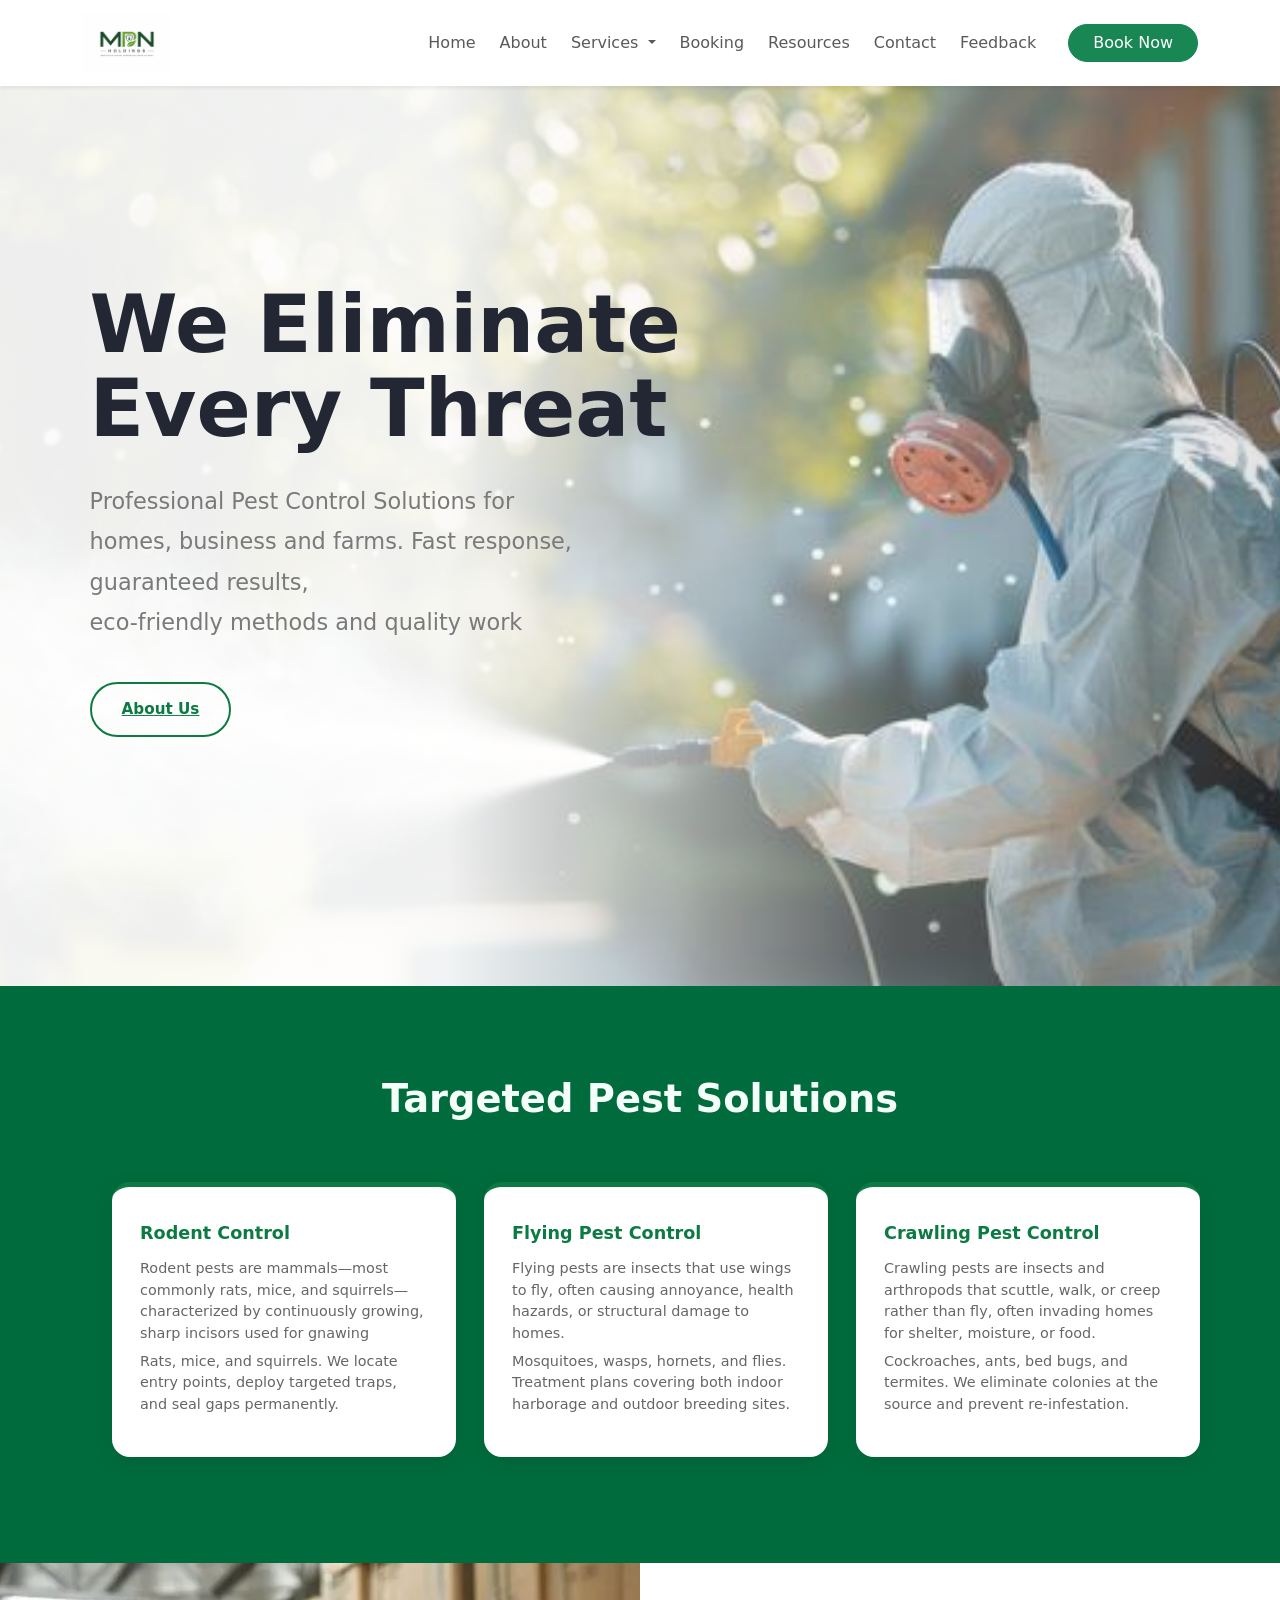
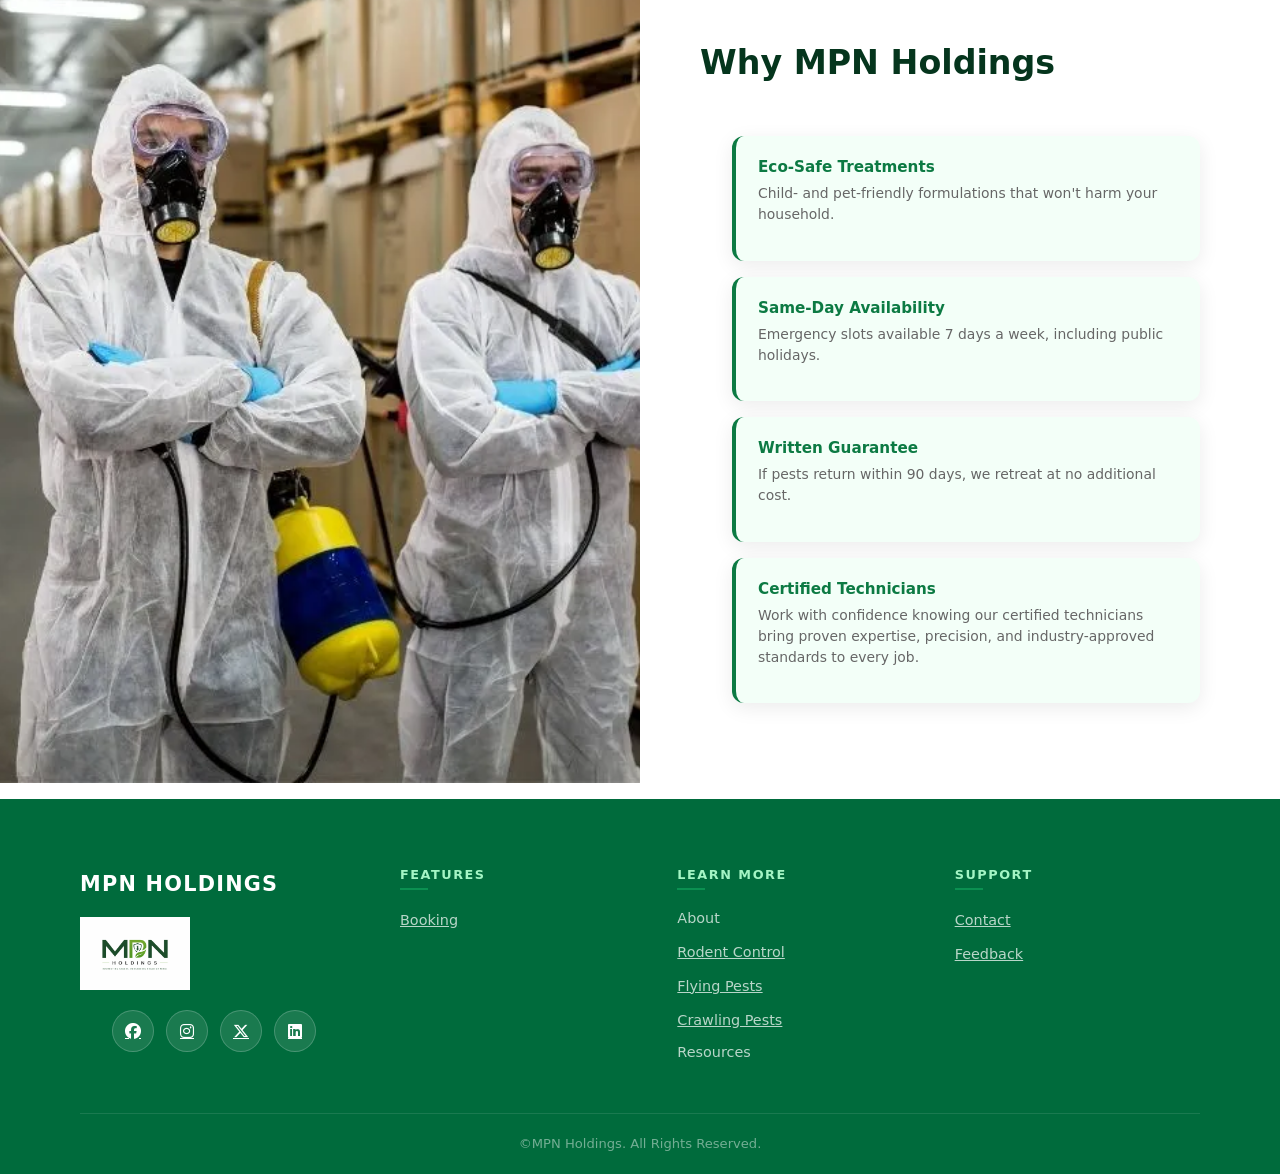
<file: index.html>
<!DOCTYPE html> 
<html lang="en"> 
<head> 

    <meta charset="UTF-8"> 
    <meta name="viewport" content="width=device-width, initial-scale=1.0"> 

    <title>MPN Holdings</title> 
    <link rel="stylesheet" href="style.css">
<link rel="stylesheet" href="https://cdnjs.cloudflare.com/ajax/libs/font-awesome/6.5.0/css/all.min.css" />
<link href="https://cdn.jsdelivr.net/npm/bootstrap@5.3.3/dist/css/bootstrap.min.css" rel="stylesheet">

<script src="https://cdn.jsdelivr.net/npm/bootstrap@5.3.3/dist/js/bootstrap.bundle.min.js"></script>
</head> 

<body>  
    <!-- navigation-->
        <header>
  <nav class="navbar navbar-expand-lg navbar-light bg-white shadow-sm sticky-top">

  <div class="container">

    <!-- Logo -->
    <a class="navbar-brand" href="index.html">
      <img src="Images/Logo.png" alt="MPN Holdings logo" style="width:90px;">
    </a>

    <!-- Mobile toggle -->
    <button class="navbar-toggler" type="button" data-bs-toggle="collapse" data-bs-target="#navbarNav">
      <span class="navbar-toggler-icon"></span>
    </button>

    <!-- Menu -->
    <div class="collapse navbar-collapse" id="navbarNav">

      <ul class="navbar-nav ms-auto align-items-lg-center gap-lg-2">

        <li class="nav-item">
          <a class="nav-link" href="index.html">Home</a>
        </li>

        <li class="nav-item">
          <a class="nav-link" href="about.html">About</a>
        </li>

        <!-- Services Dropdown -->
        <li class="nav-item dropdown">
          <a class="nav-link dropdown-toggle" href="#" role="button" data-bs-toggle="dropdown">
            Services
          </a>

          <ul class="dropdown-menu">
            <li><a class="dropdown-item" href="Services/rodent.html">Rodent Control</a></li>
            <li><a class="dropdown-item" href="Services/flying.html">Flying Pests</a></li>
            <li><a class="dropdown-item" href="Services/crawling.html">Crawling Pests</a></li>
          </ul>
        </li>

        <li class="nav-item">
          <a class="nav-link" href="booking.html">Booking</a>
        </li>

        <li class="nav-item">
          <a class="nav-link" href="resources.html">Resources</a>
        </li>

        <li class="nav-item">
          <a class="nav-link" href="contact.html">Contact</a>
        </li>

        <li class="nav-item">
          <a class="nav-link" href="feedback.html">Feedback</a>
        </li>

        <!-- CTA Button -->
        <li class="nav-item ms-lg-3">
          <a class="btn btn-success px-4 rounded-pill book-btn" href="booking.html">
            Book Now
          </a>
        </li>

      </ul>
    </div>

  </div>
</nav>
</header>


<!-- main content-->
     <main>
          <section class="intro">
        <h1>We Eliminate <br>Every Threat</h1>
        <p>Professional Pest Control Solutions for<br>homes, business and farms. Fast response, guaranteed results,<br> eco-friendly methods and quality work</p> 
          <a href="about.html" class="btn-secondary">About Us</a>

    </section>
      <figure> 
        <img src="Images\intro image.jpg" alt="Pest Control spraying photo"> </figure>

    <div class="Pests">
         <h2 class="pest-title" id="services-heading">Targeted Pest Solutions</h2>
          <ul class="services-grid" role="list">
        <li>
          <article class="service-card">
            <h3>Rodent Control</h3>
            <p>Rodent pests are mammals—most commonly rats, mice, and squirrels—characterized by continuously growing, sharp incisors used for gnawing</p>
            <p>Rats, mice, and squirrels. We locate entry points, deploy targeted traps, and seal gaps permanently.</p>
        </li>
 
        <li>
            <h3>Flying Pest Control</h3>
            <p>Flying pests are insects that use wings to fly, often causing annoyance, health hazards, or structural damage to homes. </p>
            <p>Mosquitoes, wasps, hornets, and flies. Treatment plans covering both indoor harborage and outdoor breeding sites.</p>
        </li>
      
        <li>
            <h3>Crawling Pest Control</h3>
            <p>Crawling pests are insects and arthropods that scuttle, walk, or creep rather than fly, often invading homes for shelter, moisture, or food.</p>
            <p>Cockroaches, ants, bed bugs, and termites. We eliminate colonies at the source and prevent re-infestation.</p>
          </article>
        </li>
      </ul>
    </div>

     <div class="why-us-content">
          <h2>Why MPN Holdings</h2>
          <ul>
          <li>
                <strong>Eco-Safe Treatments</strong>
                <p>Child- and pet-friendly formulations that won't harm your household.</p>
            </li>
            <li>
                <strong>Same-Day Availability</strong>
                <p>Emergency slots available 7 days a week, including public holidays.</p>    
            </li>
            <li>
                <strong>Written Guarantee</strong>
                <p>If pests return within 90 days, we retreat at no additional cost.</p>
             </li>
            <li>
                <strong>Certified Technicians</strong>
                <p>Work with confidence knowing our certified technicians bring proven expertise, precision, and industry-approved standards to every job.</p>
            </li>
          </ul>
        </div>  
<figure> <img src="Images\why choose Us.webp" alt="Technicians photo"></figure>
    </main> 

    <!--footer-->
<footer class="site-footer">
    <div class="footer-brand">
        <strong>MPN HOLDINGS</strong> 
          <img src="Images/Logo.png" alt="MPN Holdings Logo" class="footer-logo">
         
       <nav aria-label="Social media">
    <ul class="social-links">
       <li>
    <a href="https://www.facebook.com/" target="_blank" rel="noopener noreferrer" aria-label="Facebook">
        <i class="fa-brands fa-facebook"></i>
    </a>
</li>
<li>
    <a href="https://www.instagram.com/" target="_blank" rel="noopener noreferrer" aria-label="Instagram">
        <i class="fa-brands fa-instagram"></i>
    </a>
</li>
<li>
    <a href="https://twitter.com/" target="_blank" rel="noopener noreferrer" aria-label="X (Twitter)">
        <i class="fa-brands fa-x-twitter"></i>
    </a>
</li>
<li>
    <a href="https://linkedin.com/" target="_blank" rel="noopener noreferrer" aria-label="LinkedIn">
        <i class="fa-brands fa-linkedin"></i>
    </a>
</li>
        </li>
    </ul>
</nav>
    </div>

    <nav class="footer-links" aria-label="Footer links">
        <section>
            <h3>Features</h3>
            <ul>
                <li><a href="booking.html">Booking</a></li>
            </ul>
        </section>

        <section>
            <h3>Learn More</h3>
            <ul>
                <li><a class="nav-link"  href="about.html">About</a></li>
                <li><a href="Services/rodent.html">Rodent Control</a></li>
      <li><a href="Services/Flying.html">Flying Pests</a></li>
       <li><a href="Services/crawling.html">Crawling Pests</a></li>
                <li><a class="nav-link" href="resources.html">Resources</a></li>
            </ul>
        </section>

        <section>
            <h3>Support</h3>
            <ul>
                <li><a href="contact.html">Contact</a></li>
                <li><a href="feedback.html">Feedback</a></li>
            </ul>
        </section>
    </nav>
<p>&copy;MPN Holdings. All Rights Reserved.</p>
    </footer> 

</body> 
</html>
</file>
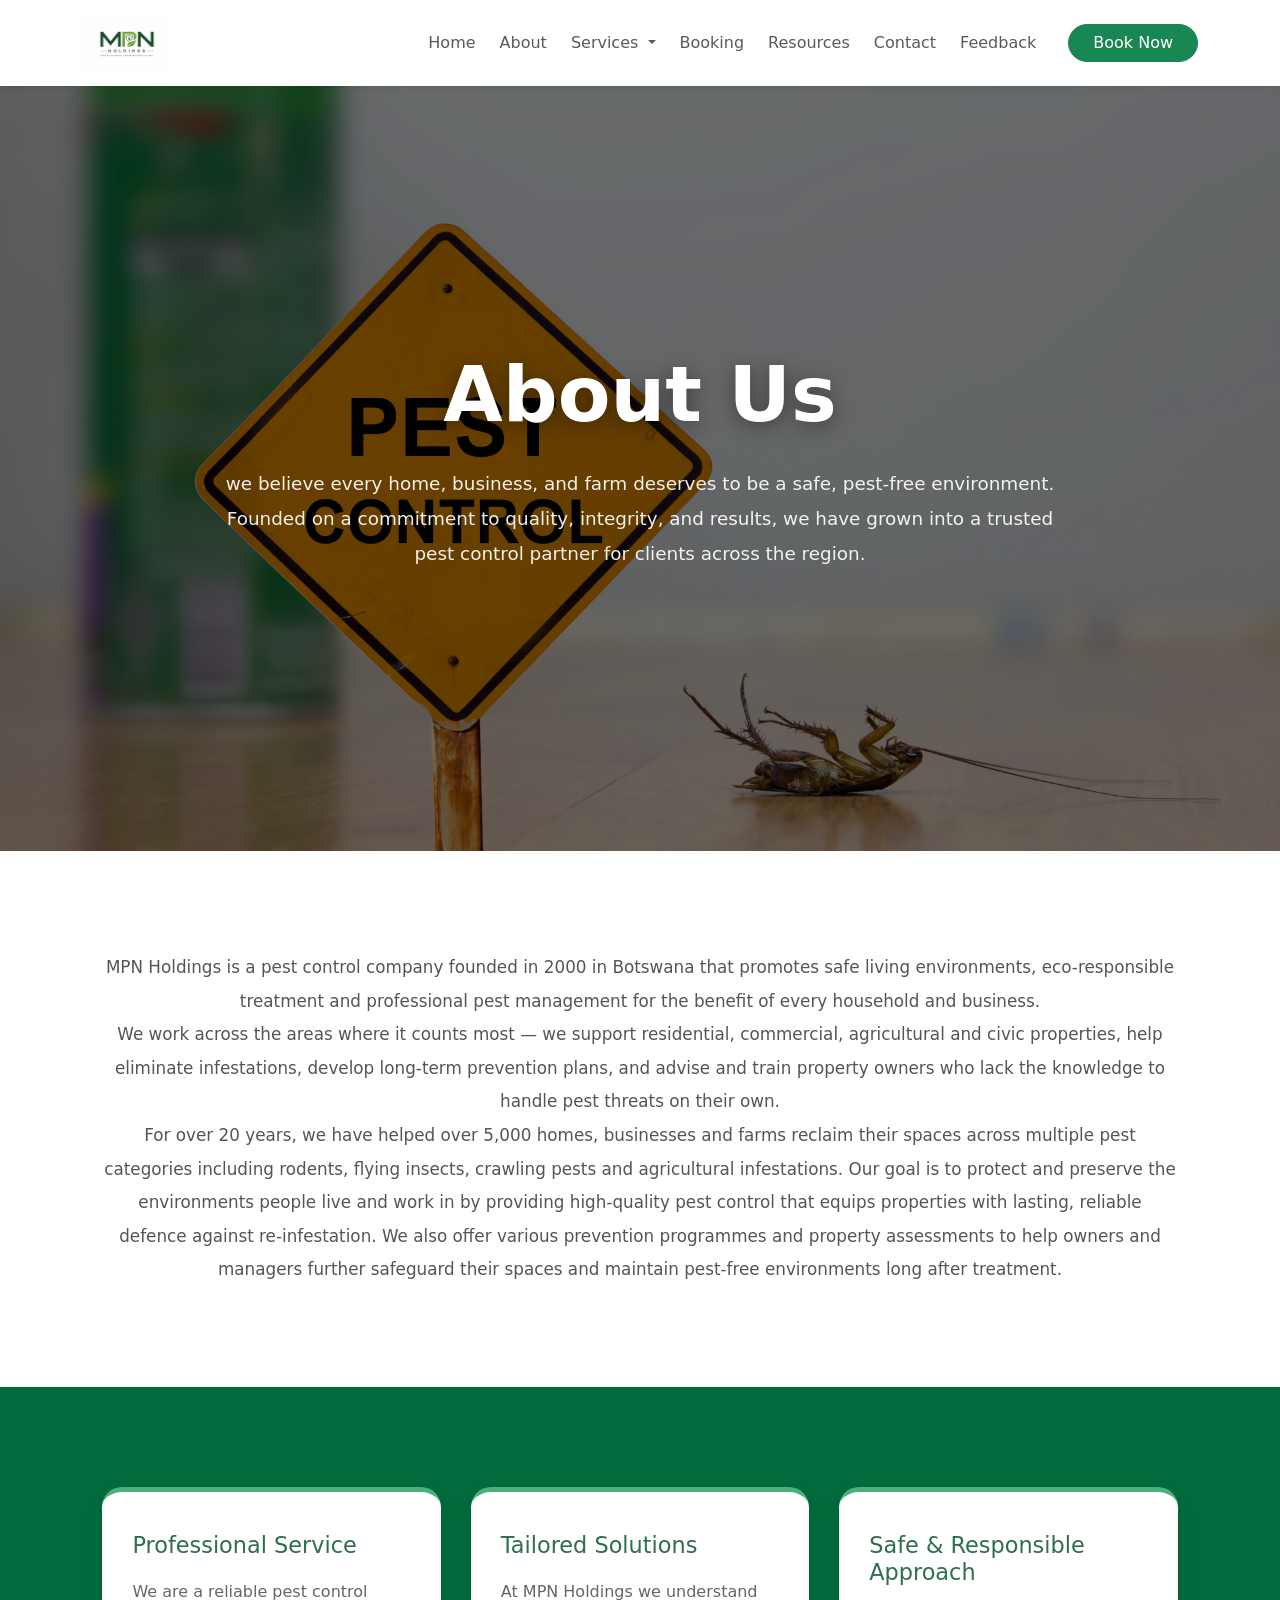
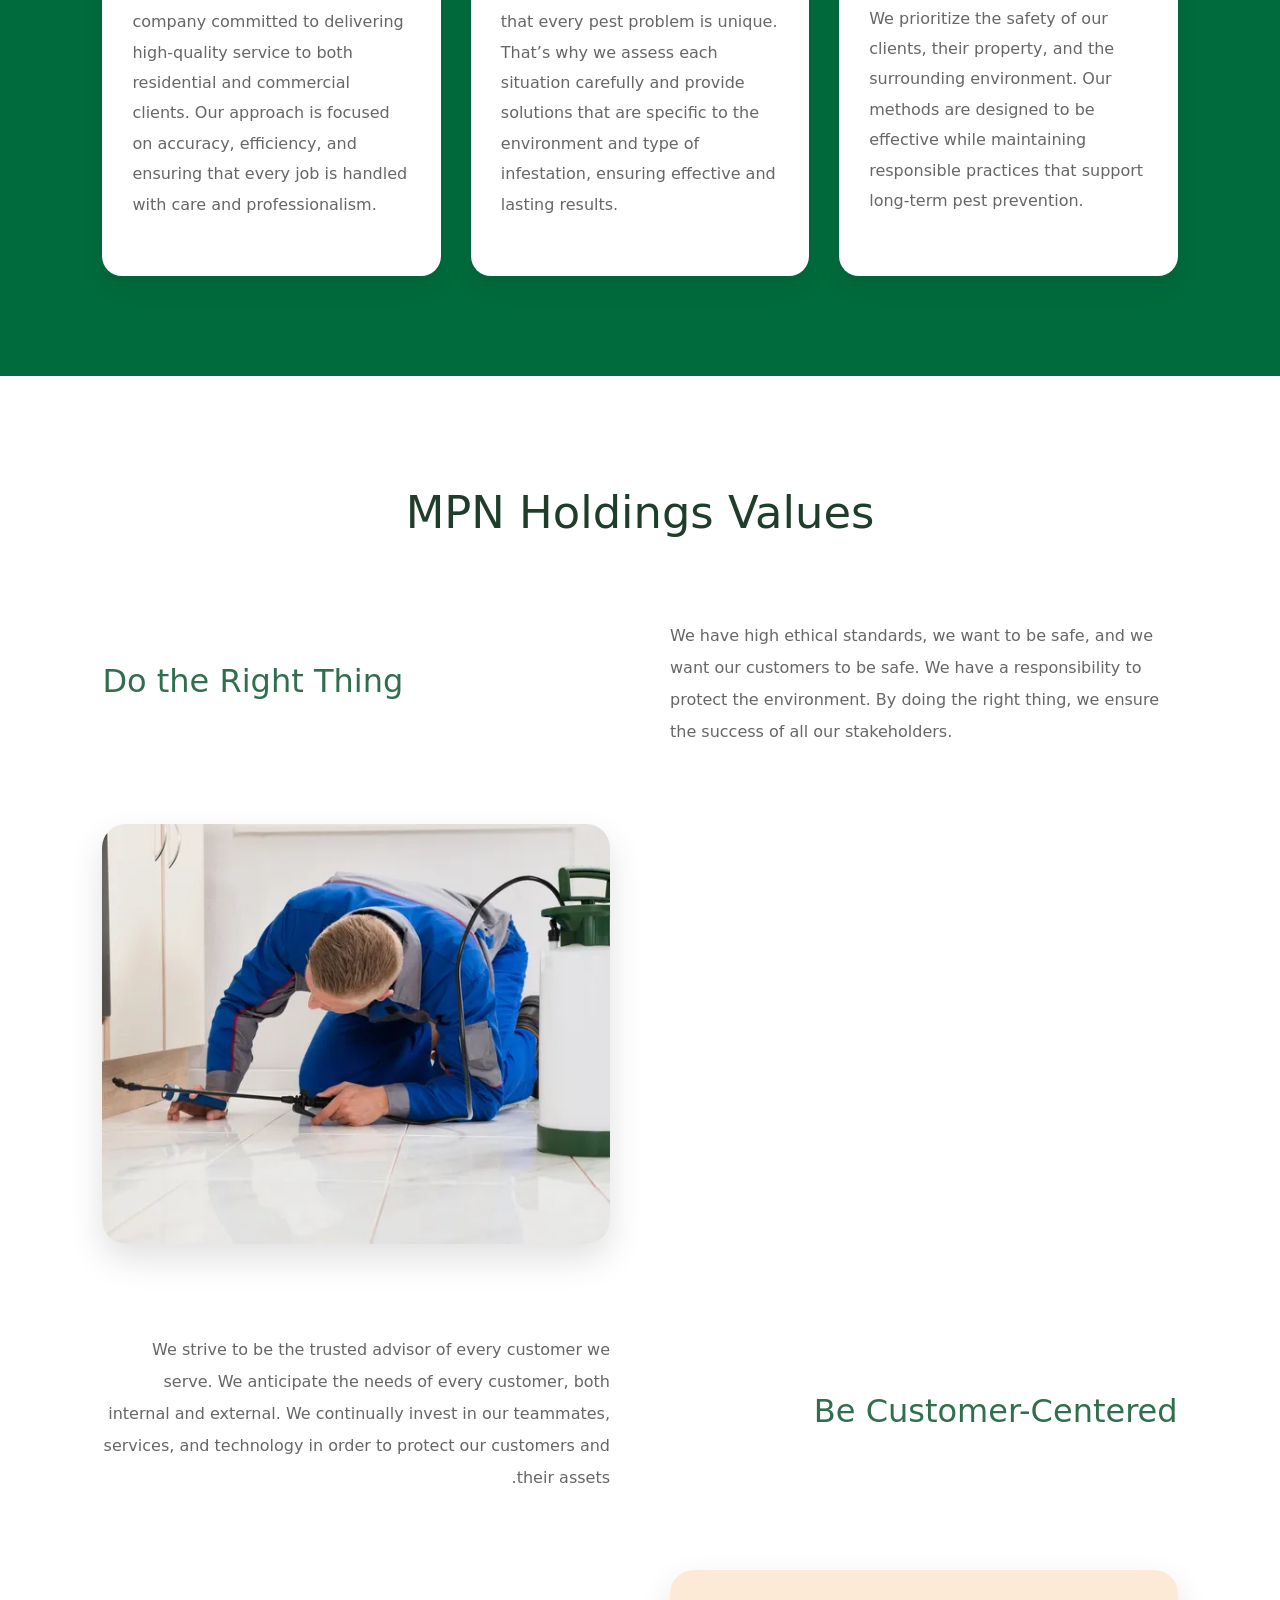
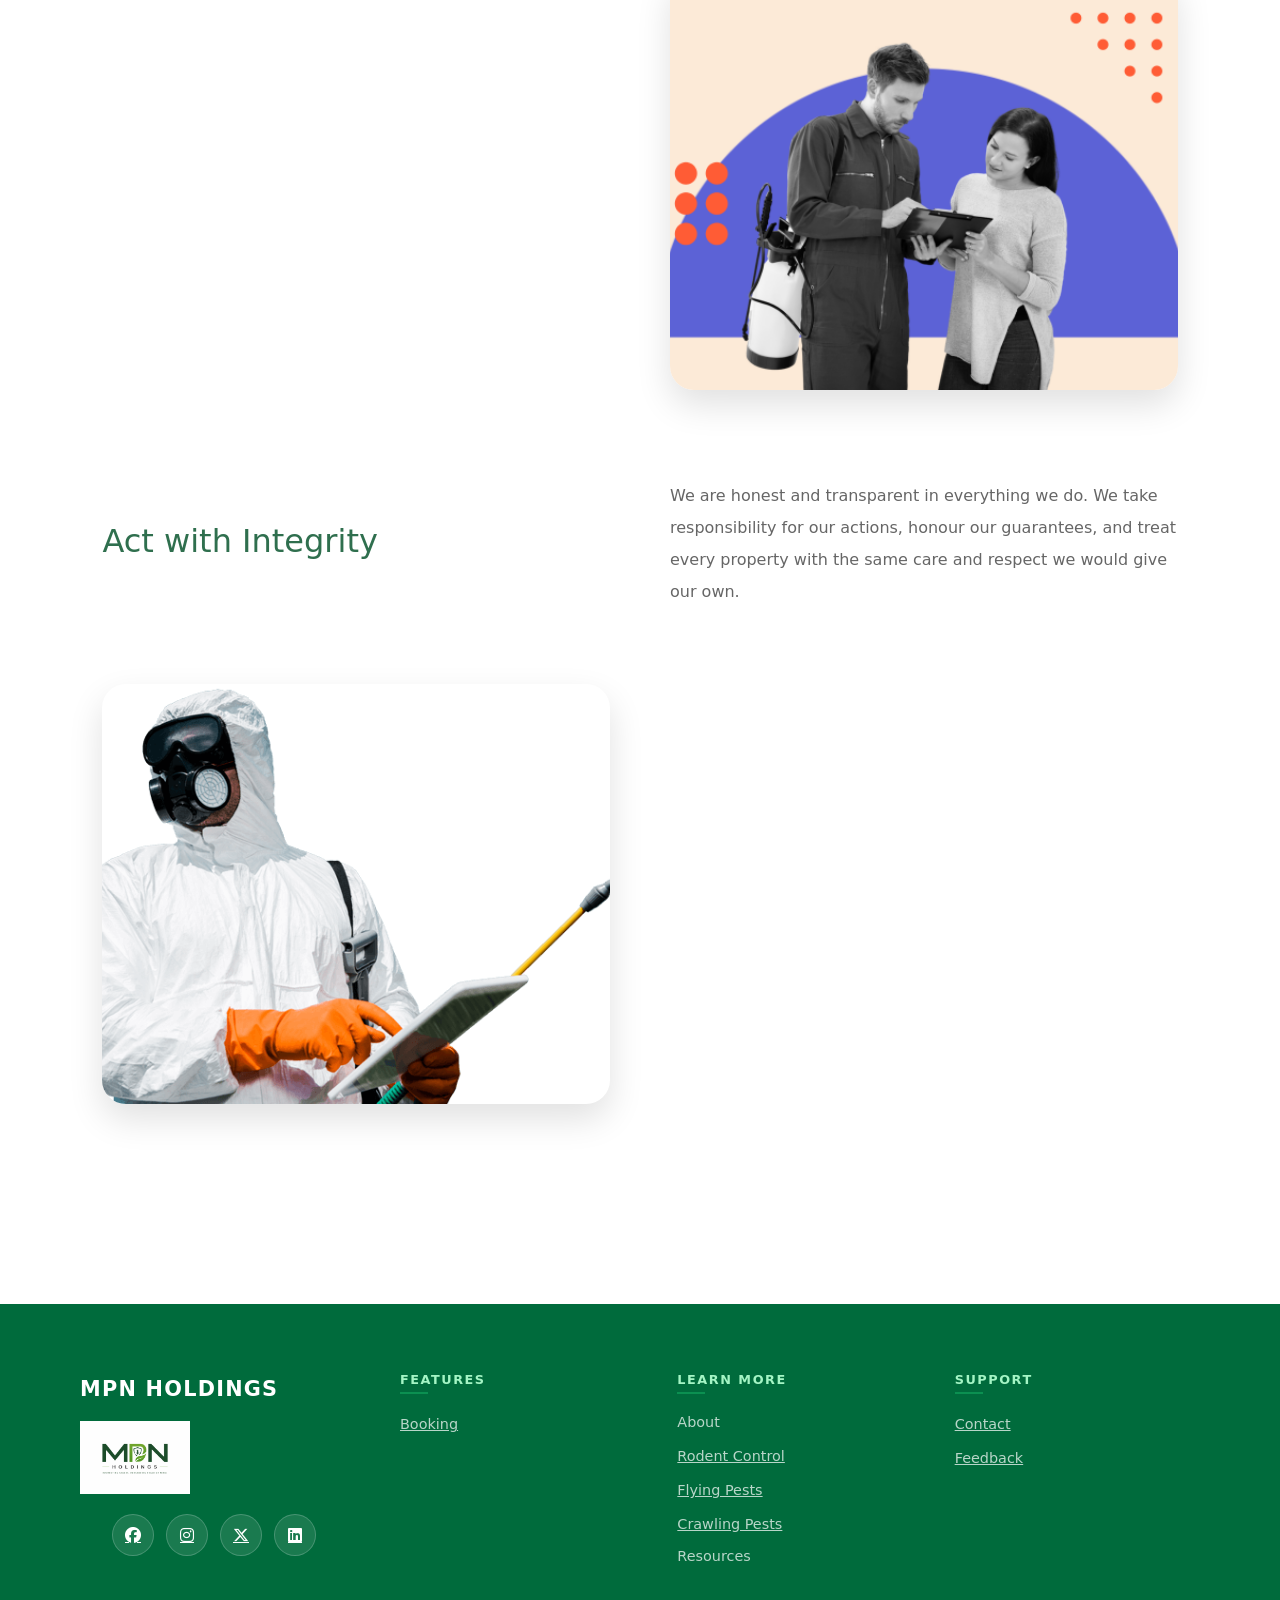
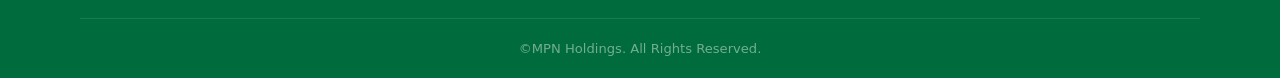
<file: about.html>
<!DOCTYPE html> 
<html lang="en"> 
<head> 

    <meta charset="UTF-8"> 
    <meta name="viewport" content="width=device-width, initial-scale=1.0"> 

    <title>MPN Holdings</title> 
     <link rel="stylesheet" href="style.css">
    <link rel="stylesheet" href="https://cdnjs.cloudflare.com/ajax/libs/font-awesome/6.5.0/css/all.min.css" />
<link href="https://cdn.jsdelivr.net/npm/bootstrap@5.3.3/dist/css/bootstrap.min.css" rel="stylesheet">

<script src="https://cdn.jsdelivr.net/npm/bootstrap@5.3.3/dist/js/bootstrap.bundle.min.js"></script>
</head> 
<body> 

<!-- navigation-->
     <header>

<nav class="navbar navbar-expand-lg navbar-light bg-white shadow-sm sticky-top">
  <div class="container">

    <a class="navbar-brand" href="index.html">
      <img src="Images/Logo.png" style="width:90px;">
    </a>

    <button class="navbar-toggler" type="button" data-bs-toggle="collapse" data-bs-target="#navbarNav">
      <span class="navbar-toggler-icon"></span>
    </button>

    <div class="collapse navbar-collapse" id="navbarNav">

      <ul class="navbar-nav ms-auto align-items-lg-center gap-lg-2">

        <li class="nav-item"><a class="nav-link" href="index.html">Home</a></li>
        <li class="nav-item"><a class="nav-link" href="about.html">About</a></li>

        <li class="nav-item dropdown">
          <a class="nav-link dropdown-toggle" href="#" role="button" data-bs-toggle="dropdown" aria-expanded="false">
            Services
          </a>

          <ul class="dropdown-menu">
            <li><a class="dropdown-item" href="Services/rodent.html">Rodent Control</a></li>
            <li><a class="dropdown-item" href="Services/Flying.html">Flying Pests</a></li>
            <li><a class="dropdown-item" href="Services/crawling.html">Crawling Pests</a></li>
          </ul>
        </li>

        <li class="nav-item"><a class="nav-link" href="booking.html">Booking</a></li>
        <li class="nav-item"><a class="nav-link" href="resources.html">Resources</a></li>
        <li class="nav-item"><a class="nav-link" href="contact.html">Contact</a></li>
        <li class="nav-item"><a class="nav-link" href="feedback.html">Feedback</a></li>

        <li class="nav-item ms-lg-3">
          <a class="btn btn-success px-4 rounded-pill" href="booking.html">Book Now</a>
        </li>

      </ul>
    </div>

  </div>
</nav>
</header>
    <!-- main content-->
<main>
<section class="About">
    <h2>About Us</h2>
    <p> we believe every home, business, and farm deserves to be a safe, pest-free environment. Founded on a commitment to quality, integrity, and results, we have grown into a trusted pest control partner for clients across the region.</p>
    
 <img src="Images/About image.jpeg" alt="Technicians photo">

</section>
    <div class="Company brief">
<p>MPN Holdings is a pest control company founded in 2000 in Botswana that promotes safe living environments, eco-responsible treatment and professional pest management for the benefit of every household and business.<br>
We work across the areas where it counts most — we support residential, commercial, agricultural and civic properties, help eliminate infestations, develop long-term prevention plans, and advise and train property owners who lack the knowledge to handle pest threats on their own.<br>
For over 20 years, we have helped over 5,000 homes, businesses and farms reclaim their spaces across multiple pest categories including rodents, flying insects, crawling pests and agricultural infestations. Our goal is to protect and preserve the environments people live and work in by providing high-quality pest control that equips properties with lasting, reliable defence against re-infestation. We also offer various prevention programmes and property assessments to help owners and managers further safeguard their spaces and maintain pest-free environments long after treatment.
</p>
    </div>

     <article class="who we are">
        <li>
            <h3>Professional Service</h3>
            <p>We are a reliable pest control company committed to delivering high-quality service to both residential and commercial clients. Our approach is focused on accuracy, efficiency, and ensuring that every job is handled with care and professionalism.</p>
        </li>
 
        <li>
            <h3>Tailored Solutions</h3>
            <p>At MPN Holdings we understand that every pest problem is unique. That’s why we assess each situation carefully and provide solutions that are specific to the environment and type of infestation, ensuring effective and lasting results. </p>
        </li>
      
        <li>
            <h3>Safe & Responsible Approach</h3>
            <p>We prioritize the safety of our clients, their property, and the surrounding environment. Our methods are designed to be effective while maintaining responsible practices that support long-term pest prevention.</p>
          </article>
        </li>
      </ul>
    </div>

    <section class="core values">
  <h2>MPN Holdings Values</h2>
  <article>
    <div class="values">
      <h3>Do the Right Thing</h3>
      <p>We have high ethical standards, we want to be safe, and we want our customers to be safe. We have a responsibility to protect the environment. By doing the right thing, we ensure the success of all our stakeholders.</p>
    
      <img src="Images/do the right thing.12781954887214,cg_true" alt="MPN Holdings technician Spraying" />
    
  </article>

  <article>
      <h3>Be Customer-Centered</h3>
      <p>We strive to be the trusted advisor of every customer we serve. We anticipate the needs of every customer, both internal and external. We continually invest in our teammates, services, and technology in order to protect our customers and their assets.</p>
    
      <img src="Images/Customer.webp" alt="MPN Holdings technician with a customer" />
    
  </article>

  <article>
      <h3>Act with Integrity</h3>
      <p>We are honest and transparent in everything we do. We take responsibility for our actions, honour our guarantees, and treat every property with the same care and respect we would give our own.</p>

      <img src="Images/integrity.png" alt="MPN Holdings technician holding a paper" />
    
</div>
    </article>
</section>
</main>

<!--footer-->
<footer class="site-footer">
    <div class="footer-brand">
        <strong>MPN HOLDINGS</strong> 
          <img src="Images/Logo.png" alt="MPN Holdings Logo" class="footer-logo">
         
         
       <nav aria-label="Social media">
    <ul class="social-links">
      <li>
    <a href="https://www.facebook.com/" target="_blank" rel="noopener noreferrer" aria-label="Facebook">
        <i class="fa-brands fa-facebook"></i>
    </a>
</li>
<li>
    <a href="https://www.instagram.com/" target="_blank" rel="noopener noreferrer" aria-label="Instagram">
        <i class="fa-brands fa-instagram"></i>
    </a>
</li>
<li>
    <a href="https://twitter.com/" target="_blank" rel="noopener noreferrer" aria-label="X (Twitter)">
        <i class="fa-brands fa-x-twitter"></i>
    </a>
</li>
<li>
    <a href="https://linkedin.com/" target="_blank" rel="noopener noreferrer" aria-label="LinkedIn">
        <i class="fa-brands fa-linkedin"></i>
    </a>
</li>
        </li>
    </ul>
</nav>
    </div>

    <nav class="footer-links" aria-label="Footer links">
        <section>
            <h3>Features</h3>
            <ul>
                <li><a href="booking.html">Booking</a></li>
            </ul>
        </section>

        <section>
            <h3>Learn More</h3>
            <ul>
                <li><a class="nav-link"  href="about.html">About</a></li>
                <li><a href="Services/rodent.html">Rodent Control</a></li>
      <li><a href="Services/Flying.html">Flying Pests</a></li>
       <li><a href="Services/crawling.html">Crawling Pests</a></li>
                <li><a class="nav-link" href="resources.html">Resources</a></li>
            </ul>
        </section>

        <section>
            <h3>Support</h3>
            <ul>
                <li><a href="contact.html">Contact</a></li>
                <li><a href="feedback.html">Feedback</a></li>
            </ul>
        </section>
    </nav>
<p>&copy;MPN Holdings. All Rights Reserved.</p>
    </footer> 
  
</body>
</html>
</file>
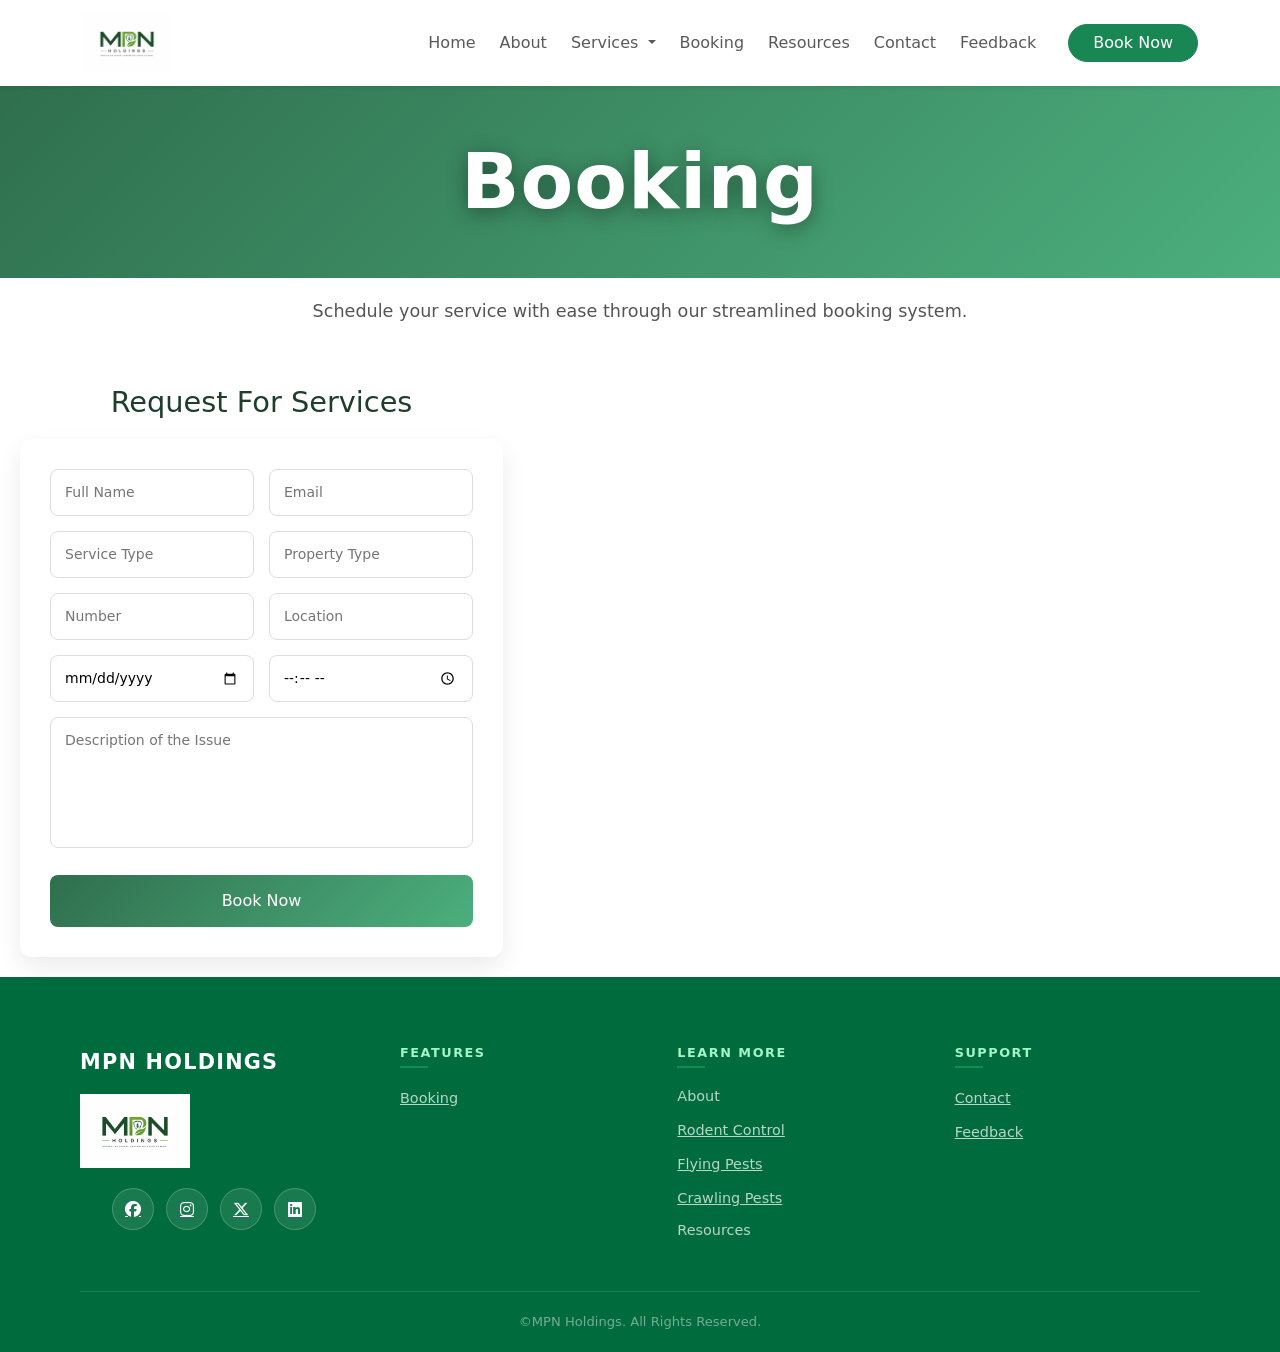
<file: booking.html>
<!DOCTYPE html> 
<html lang="en"> 
<head> 

    <meta charset="UTF-8"> 
    <meta name="viewport" content="width=device-width, initial-scale=1.0"> 

    <title>MPN Holdings</title> 
     <link rel="stylesheet" href="style.css">
    <link rel="stylesheet" href="https://cdnjs.cloudflare.com/ajax/libs/font-awesome/6.5.0/css/all.min.css" />
<link href="https://cdn.jsdelivr.net/npm/bootstrap@5.3.3/dist/css/bootstrap.min.css" rel="stylesheet">

<script src="https://cdn.jsdelivr.net/npm/bootstrap@5.3.3/dist/js/bootstrap.bundle.min.js"></script>
</head> 

<body> 

    <!-- navigation-->
     <header>

<nav class="navbar navbar-expand-lg navbar-light bg-white shadow-sm sticky-top">
  <div class="container">

    <a class="navbar-brand" href="index.html">
      <img src="Images/Logo.png" style="width:90px;">
    </a>

    <button class="navbar-toggler" type="button" data-bs-toggle="collapse" data-bs-target="#navbarNav">
      <span class="navbar-toggler-icon"></span>
    </button>

    <div class="collapse navbar-collapse" id="navbarNav">

      <ul class="navbar-nav ms-auto align-items-lg-center gap-lg-2">

        <li class="nav-item"><a class="nav-link" href="index.html">Home</a></li>
        <li class="nav-item"><a class="nav-link" href="about.html">About</a></li>

        <li class="nav-item dropdown">
          <a class="nav-link dropdown-toggle" href="#" role="button" data-bs-toggle="dropdown" aria-expanded="false">
            Services
          </a>

          <ul class="dropdown-menu">
            <li><a class="dropdown-item" href="Services/rodent.html">Rodent Control</a></li>
            <li><a class="dropdown-item" href="Services/Flying.html">Flying Pests</a></li>
            <li><a class="dropdown-item" href="Services/crawling.html">Crawling Pests</a></li>
          </ul>
        </li>

        <li class="nav-item"><a class="nav-link" href="booking.html">Booking</a></li>
        <li class="nav-item"><a class="nav-link" href="resources.html">Resources</a></li>
        <li class="nav-item"><a class="nav-link" href="contact.html">Contact</a></li>
        <li class="nav-item"><a class="nav-link" href="feedback.html">Feedback</a></li>

        <li class="nav-item ms-lg-3">
          <a class="btn btn-success px-4 rounded-pill" href="booking.html">Book Now</a>
        </li>

      </ul>
    </div>

  </div>
</nav>

</header>
    <!-- booking form-->
<main>
    <section class="booking">
    <h1>Booking</h1>
    <p>Schedule your service with ease through our streamlined booking system.</p>
    </section>


     <section class="booking-section">
         <h2>Request For Services</h2>
  <div class="booking-form">
    <form class="book-form">
      <div class="form-row">
        <input type="text" placeholder="Full Name" required>
        <input type="email" placeholder="Email" required>
      <input type="text" placeholder="Service Type" required>
      <input type="text" placeholder="Property Type" required>
      <input type="tel" placeholder="Number" required>
      <input type="text" placeholder="Location" required>
      <input type="date" placeholder="Preferred Date" required >
      <input type="time" placeholder="PreferredTime" required>
        </div>

      <textarea placeholder="Description of the Issue" rows="5"></textarea>

      <button type="submit" class="form-btn">Book Now</button>
    </form>
  </div>
  
</section>

</main>

<!--footer-->
<footer class="site-footer">
    <div class="footer-brand">
        <strong>MPN HOLDINGS</strong> 
            <img src="Images/Logo.png" alt="MPN Holdings Logo" class="footer-logo">
         
       <nav aria-label="Social media">
    <ul class="social-links">
       <li>
    <a href="https://www.facebook.com/" target="_blank" rel="noopener noreferrer" aria-label="Facebook">
        <i class="fa-brands fa-facebook"></i>
    </a>
</li>
<li>
    <a href="https://www.instagram.com/" target="_blank" rel="noopener noreferrer" aria-label="Instagram">
        <i class="fa-brands fa-instagram"></i>
    </a>
</li>
<li>
    <a href="https://twitter.com/" target="_blank" rel="noopener noreferrer" aria-label="X (Twitter)">
        <i class="fa-brands fa-x-twitter"></i>
    </a>
</li>
<li>
    <a href="https://linkedin.com/" target="_blank" rel="noopener noreferrer" aria-label="LinkedIn">
        <i class="fa-brands fa-linkedin"></i>
    </a>
</li>
        </li>
    </ul>
</nav>
    </div>

    <nav class="footer-links" aria-label="Footer links">
        <section>
            <h3>Features</h3>
            <ul>
                <li><a href="booking.html">Booking</a></li>
            </ul>
        </section>

        <section>
            <h3>Learn More</h3>
            <ul>
                <li><a class="nav-link"  href="about.html">About</a></li>
                <li><a href="Services/rodent.html">Rodent Control</a></li>
      <li><a href="Services/Flying.html">Flying Pests</a></li>
       <li><a href="Services/crawling.html">Crawling Pests</a></li>
                <li><a class="nav-link" href="resources.html">Resources</a></li>
            </ul>
        </section>

        <section>
            <h3>Support</h3>
            <ul>
                <li><a href="contact.html">Contact</a></li>
                <li><a href="feedback.html">Feedback</a></li>
            </ul>
        </section>
    </nav>
<p>&copy;MPN Holdings. All Rights Reserved.</p>
    </footer>
    <script src="forms.js"></script>
</body>
</html>
</file>
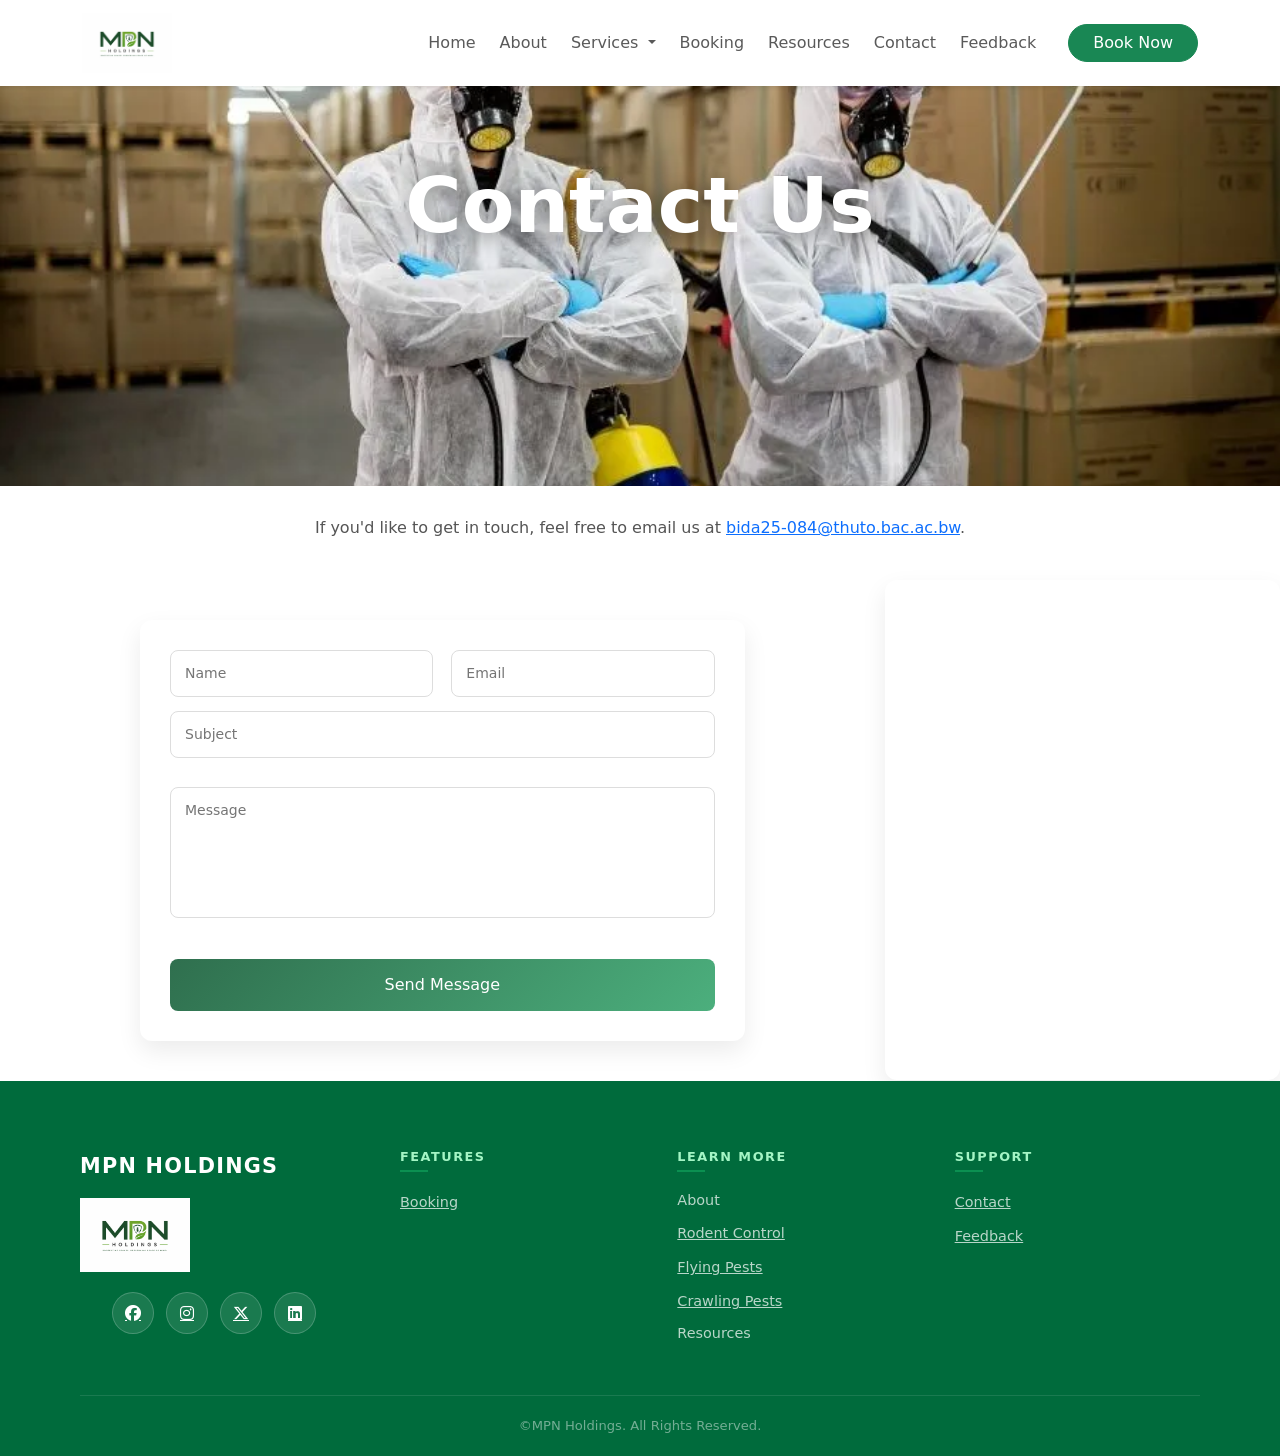
<file: contact.html>
<!DOCTYPE html> 
<html lang="en"> 
<head> 

    <meta charset="UTF-8"> 
    <meta name="viewport" content="width=device-width, initial-scale=1.0"> 

    <title>MPN Holdings</title> 
    <link rel="stylesheet" href="style.css">
    <link rel="stylesheet" href="https://cdnjs.cloudflare.com/ajax/libs/font-awesome/6.5.0/css/all.min.css" />
<link href="https://cdn.jsdelivr.net/npm/bootstrap@5.3.3/dist/css/bootstrap.min.css" rel="stylesheet">

<script src="https://cdn.jsdelivr.net/npm/bootstrap@5.3.3/dist/js/bootstrap.bundle.min.js"></script>
</head> 

<body> 
    <!-- navigation-->
      <header>
<nav class="navbar navbar-expand-lg navbar-light bg-white shadow-sm sticky-top">
  <div class="container">

    <a class="navbar-brand" href="index.html">
      <img src="Images/Logo.png" style="width:90px;">
    </a>

    <button class="navbar-toggler" type="button" data-bs-toggle="collapse" data-bs-target="#navbarNav">
      <span class="navbar-toggler-icon"></span>
    </button>

    <div class="collapse navbar-collapse" id="navbarNav">

      <ul class="navbar-nav ms-auto align-items-lg-center gap-lg-2">

        <li class="nav-item"><a class="nav-link" href="index.html">Home</a></li>
        <li class="nav-item"><a class="nav-link" href="about.html">About</a></li>

        <li class="nav-item dropdown">
          <a class="nav-link dropdown-toggle" href="#" role="button" data-bs-toggle="dropdown" aria-expanded="false">
            Services
          </a>

          <ul class="dropdown-menu">
            <li><a class="dropdown-item" href="Services/rodent.html">Rodent Control</a></li>
            <li><a class="dropdown-item" href="Services/Flying.html">Flying Pests</a></li>
            <li><a class="dropdown-item" href="Services/crawling.html">Crawling Pests</a></li>
          </ul>
        </li>

        <li class="nav-item"><a class="nav-link" href="booking.html">Booking</a></li>
        <li class="nav-item"><a class="nav-link" href="resources.html">Resources</a></li>
        <li class="nav-item"><a class="nav-link" href="contact.html">Contact</a></li>
        <li class="nav-item"><a class="nav-link" href="feedback.html">Feedback</a></li>

        <li class="nav-item ms-lg-3">
          <a class="btn btn-success px-4 rounded-pill" href="booking.html">Book Now</a>
        </li>

      </ul>
    </div>

  </div>
</nav>

</header>
    <!-- Contact form-->
     <main>
<h2>Contact Us</h2>
<img src="Images/why choose Us.webp" alt="Two technicians standing">
        <p>If you'd like to get in touch, feel free to email us at <a href="mailto:bida25-084@thuto.bac.ac.bw">bida25-084@thuto.bac.ac.bw</a>.</p>
        <section class="contact-section">
            <div class="container contact-container">
        <form class="contact-form">
          <div class="form-row">
											<input type="text" placeholder="Name" required>
											<input type="email" placeholder="Email" required>
                      </div>
											<input type="text" placeholder="Subject" required>
											<textarea placeholder="Message" rows="5" required></textarea>
                      <button type="submit" class="form-btn">Send Message</button>
										</form>
									</div>
							</section>
    <iframe
    src="https://www.google.com/maps?q=Gaborone,Botswana&output=embed"
    width="60%"
    height="500"
    style="border:0;"
    allowfullscreen=""
    loading="lazy">
  </iframe>

</main>

<!--footer-->
 <footer class="site-footer">
    <div class="footer-brand">
        <strong>MPN HOLDINGS</strong> 
            <img src="Images/Logo.png" alt="MPN Holdings Logo" class="footer-logo"> 
         
       <nav aria-label="Social media">
    <ul class="social-links">
       <li>
    <a href="https://www.facebook.com/" target="_blank" rel="noopener noreferrer" aria-label="Facebook">
        <i class="fa-brands fa-facebook"></i>
    </a>
</li>
<li>
    <a href="https://www.instagram.com/" target="_blank" rel="noopener noreferrer" aria-label="Instagram">
        <i class="fa-brands fa-instagram"></i>
    </a>
</li>
<li>
    <a href="https://twitter.com/" target="_blank" rel="noopener noreferrer" aria-label="X (Twitter)">
        <i class="fa-brands fa-x-twitter"></i>
    </a>
</li>
<li>
    <a href="https://linkedin.com/" target="_blank" rel="noopener noreferrer" aria-label="LinkedIn">
        <i class="fa-brands fa-linkedin"></i>
    </a>
</li>
        </li>
    </ul>
</nav>
    </div>

    <nav class="footer-links" aria-label="Footer links">
        <section>
            <h3>Features</h3>
            <ul>
                <li><a href="booking.html">Booking</a></li>
            </ul>
        </section>

        <section>
            <h3>Learn More</h3>
            <ul>
                <li><a class="nav-link"  href="about.html">About</a></li>
                <li><a href="Services/rodent.html">Rodent Control</a></li>
      <li><a href="Services/Flying.html">Flying Pests</a></li>
       <li><a href="Services/crawling.html">Crawling Pests</a></li>
                <li><a class="nav-link" href="resources.html">Resources</a></li>
            </ul>
        </section>

        <section>
            <h3>Support</h3>
            <ul>
                <li><a href="contact.html">Contact</a></li>
                <li><a href="feedback.html">Feedback</a></li>
            </ul>
        </section>
    </nav>
<p>&copy;MPN Holdings. All Rights Reserved.</p>
    </footer> 
<script src="forms.js"></script>
</body>
</html>
</file>
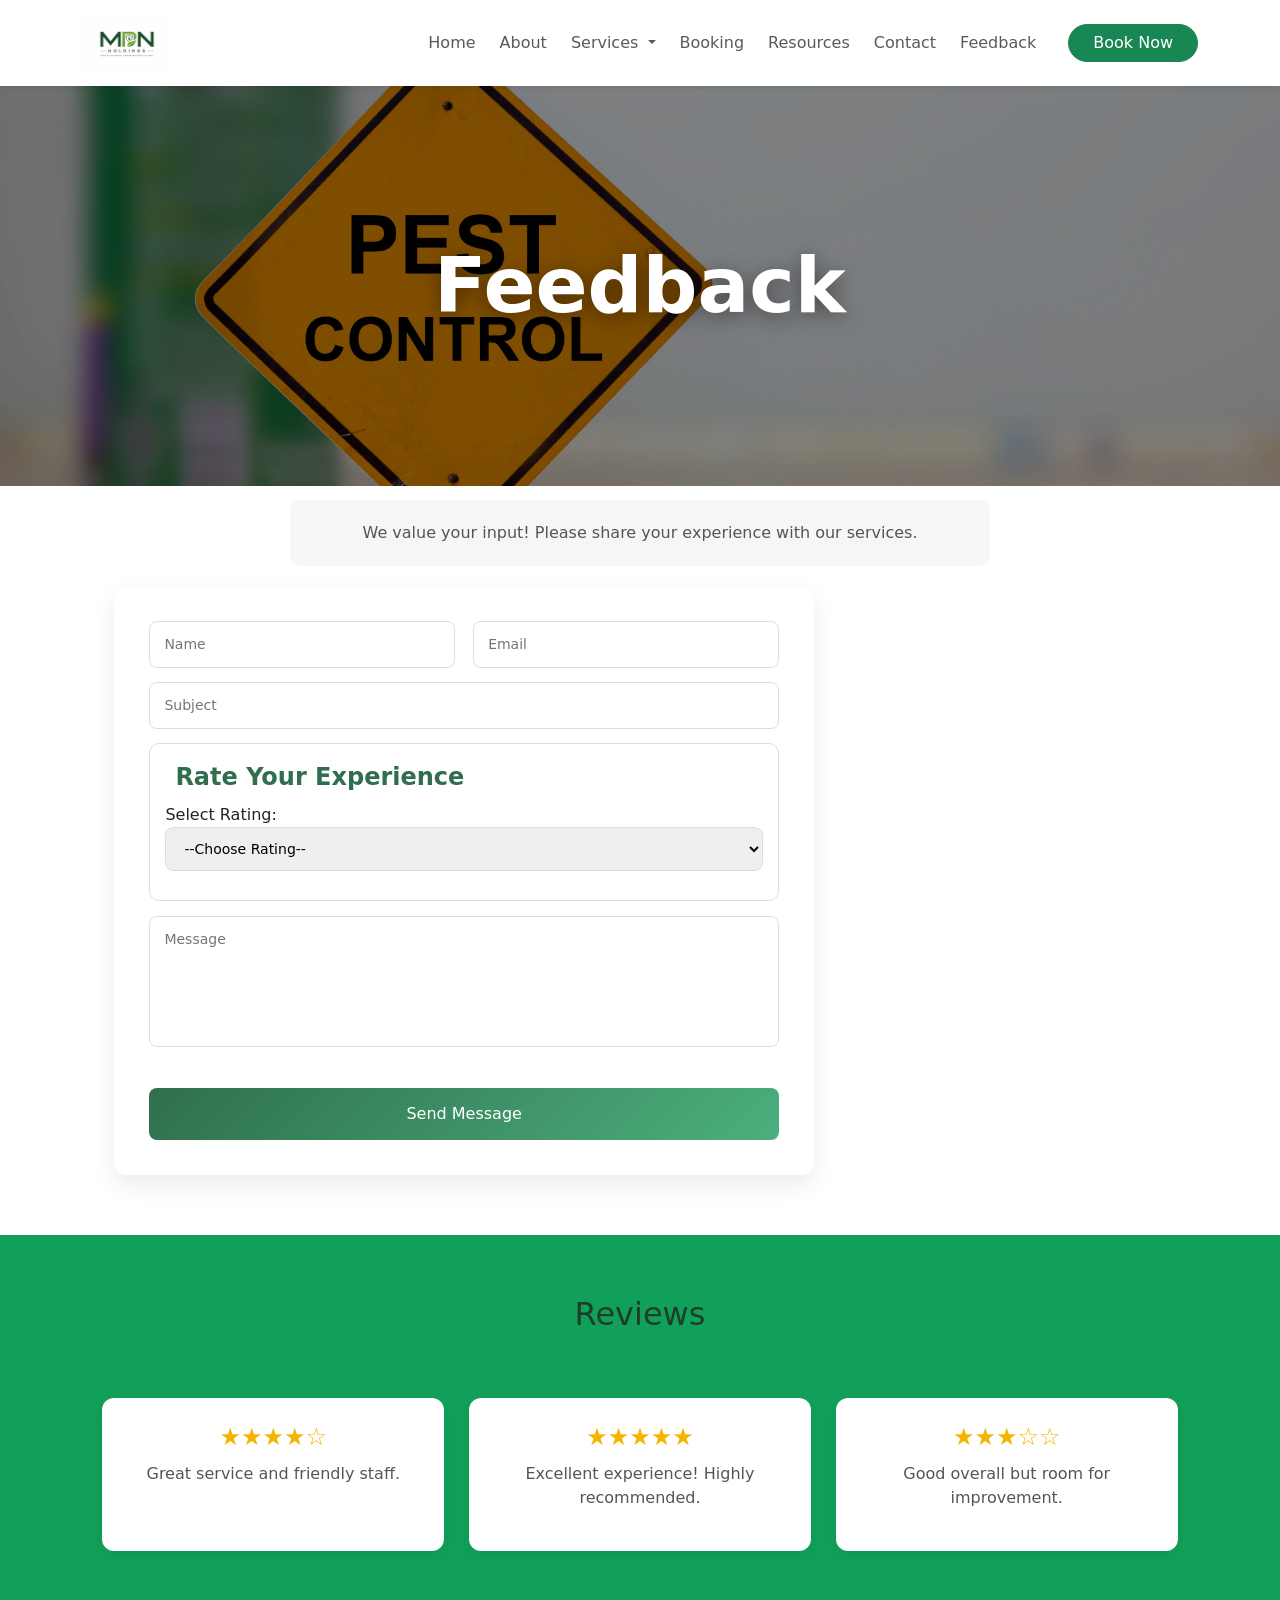
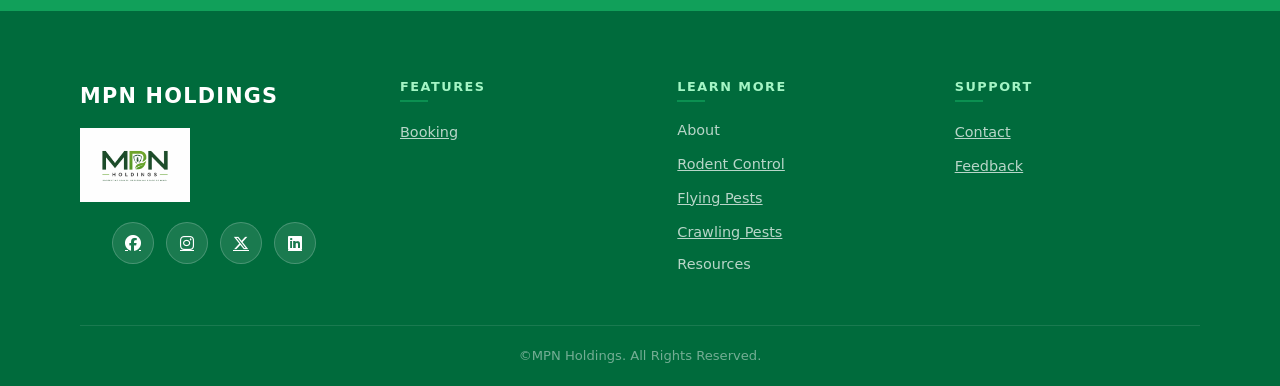
<file: feedback.html>
<!DOCTYPE html> 
<html lang="en"> 
<head> 

    <meta charset="UTF-8"> 
    <meta name="viewport" content="width=device-width, initial-scale=1.0"> 

    <title>MPN Holdings</title> 
    <link rel="stylesheet" href="style.css">
    <link rel="stylesheet" href="https://cdnjs.cloudflare.com/ajax/libs/font-awesome/6.5.0/css/all.min.css" />
<link href="https://cdn.jsdelivr.net/npm/bootstrap@5.3.3/dist/css/bootstrap.min.css" rel="stylesheet">

<script src="https://cdn.jsdelivr.net/npm/bootstrap@5.3.3/dist/js/bootstrap.bundle.min.js"></script>
</head> 

<body> 
  <!-- navigation-->
    <header>

<nav class="navbar navbar-expand-lg navbar-light bg-white shadow-sm sticky-top">
  <div class="container">

    <a class="navbar-brand" href="index.html">
      <img src="Images/Logo.png" style="width:90px;">
    </a>

    <button class="navbar-toggler" type="button" data-bs-toggle="collapse" data-bs-target="#navbarNav">
      <span class="navbar-toggler-icon"></span>
    </button>

    <div class="collapse navbar-collapse" id="navbarNav">

      <ul class="navbar-nav ms-auto align-items-lg-center gap-lg-2">

        <li class="nav-item"><a class="nav-link" href="index.html">Home</a></li>
        <li class="nav-item"><a class="nav-link" href="about.html">About</a></li>

        <li class="nav-item dropdown">
          <a class="nav-link dropdown-toggle" href="#" role="button" data-bs-toggle="dropdown" aria-expanded="false">
            Services
          </a>

          <ul class="dropdown-menu">
            <li><a class="dropdown-item" href="Services/rodent.html">Rodent Control</a></li>
            <li><a class="dropdown-item" href="Services/Flying.html">Flying Pests</a></li>
            <li><a class="dropdown-item" href="Services/crawling.html">Crawling Pests</a></li>
          </ul>
        </li>

        <li class="nav-item"><a class="nav-link" href="booking.html">Booking</a></li>
        <li class="nav-item"><a class="nav-link" href="resources.html">Resources</a></li>
        <li class="nav-item"><a class="nav-link" href="contact.html">Contact</a></li>
        <li class="nav-item"><a class="nav-link" href="feedback.html">Feedback</a></li>

        <li class="nav-item ms-lg-3">
          <a class="btn btn-success px-4 rounded-pill" href="booking.html">Book Now</a>
        </li>

      </ul>
    </div>

  </div>
</nav>
</header>

    <main>
      <!--Feedback and Review-->
          <section class="Feedback">
      <div>
        <h1>Feedback</h1>
        <p>We value your input! Please share your experience with our services.</p>
       </div>
       <img src="Images/About image.jpeg" alt="pest control board">
    </section>
        <section class="feedback-section">
  <div class="container feedback-container">

    <form class="feedback-form">

      <div class="form-row">
        <input type="text" placeholder="Name" required>
        <input type="email" placeholder="Email" required>
      </div>

      <input type="text" placeholder="Subject" required>

      <fieldset>
  <legend>Rate Your Experience</legend>

  <label for="rating">Select Rating:</label>
  <select name="rating" id="rating" required>
    <option value="">--Choose Rating--</option>
    <option value="1">★</option>
    <option value="2">★★</option>
    <option value="3">★★★</option>
    <option value="4">★★★★</option>
    <option value="5">★★★★★</option>
  </select>

</fieldset>

      <textarea placeholder="Message" rows="5" required></textarea>
      <button type="submit" class="form-btn">Send Message</button>
    </form>
  </div>
</section>
    
<section class="reviews">
      <h2>Reviews</h2>

      <article>
        <h3>★★★★☆</h3>
        <p>Great service and friendly staff.</p>
      </article>

      <article>
        <h3>★★★★★</h3>
        <p>Excellent experience! Highly recommended.</p>
      </article>

      <article>
        <h3>★★★☆☆</h3>
        <p>Good overall but room for improvement.</p>
      </article>

    </section>
    </main>

    <!--footer-->
    <footer class="site-footer">
    <div class="footer-brand">
        <strong>MPN HOLDINGS</strong> 
          <img src="Images/Logo.png" alt="MPN Holdings Logo" class="footer-logo"> 
         
       <nav aria-label="Social media">
    <ul class="social-links">
           <li>
    <a href="https://www.facebook.com/" target="_blank" rel="noopener noreferrer" aria-label="Facebook">
        <i class="fa-brands fa-facebook"></i>
    </a>
</li>
<li>
    <a href="https://www.instagram.com/" target="_blank" rel="noopener noreferrer" aria-label="Instagram">
        <i class="fa-brands fa-instagram"></i>
    </a>
</li>
<li>
    <a href="https://twitter.com/" target="_blank" rel="noopener noreferrer" aria-label="X (Twitter)">
        <i class="fa-brands fa-x-twitter"></i>
    </a>
</li>
<li>
    <a href="https://linkedin.com/" target="_blank" rel="noopener noreferrer" aria-label="LinkedIn">
        <i class="fa-brands fa-linkedin"></i>
    </a>
</li>
    </ul>
</nav>
    </div>

    <nav class="footer-links" aria-label="Footer links">
        <section>
            <h3>Features</h3>
            <ul>
                <li><a href="booking.html">Booking</a></li>
            </ul>
        </section>

        <section>
            <h3>Learn More</h3>
            <ul>
                <li><a class="nav-link"  href="about.html">About</a></li>
                <li><a href="Services/rodent.html">Rodent Control</a></li>
      <li><a href="Services/Flying.html">Flying Pests</a></li>
       <li><a href="Services/crawling.html">Crawling Pests</a></li>
                <li><a class="nav-link" href="resources.html">Resources</a></li>
            </ul>
        </section>

        <section>
            <h3>Support</h3>
            <ul>
                <li><a href="contact.html">Contact</a></li>
                <li><a href="feedback.html">Feedback</a></li>
            </ul>
        </section>
    </nav>
<p>&copy;MPN Holdings. All Rights Reserved.</p>
    </footer> 
<script src="forms.js"></script>
</body>
</html>
</file>
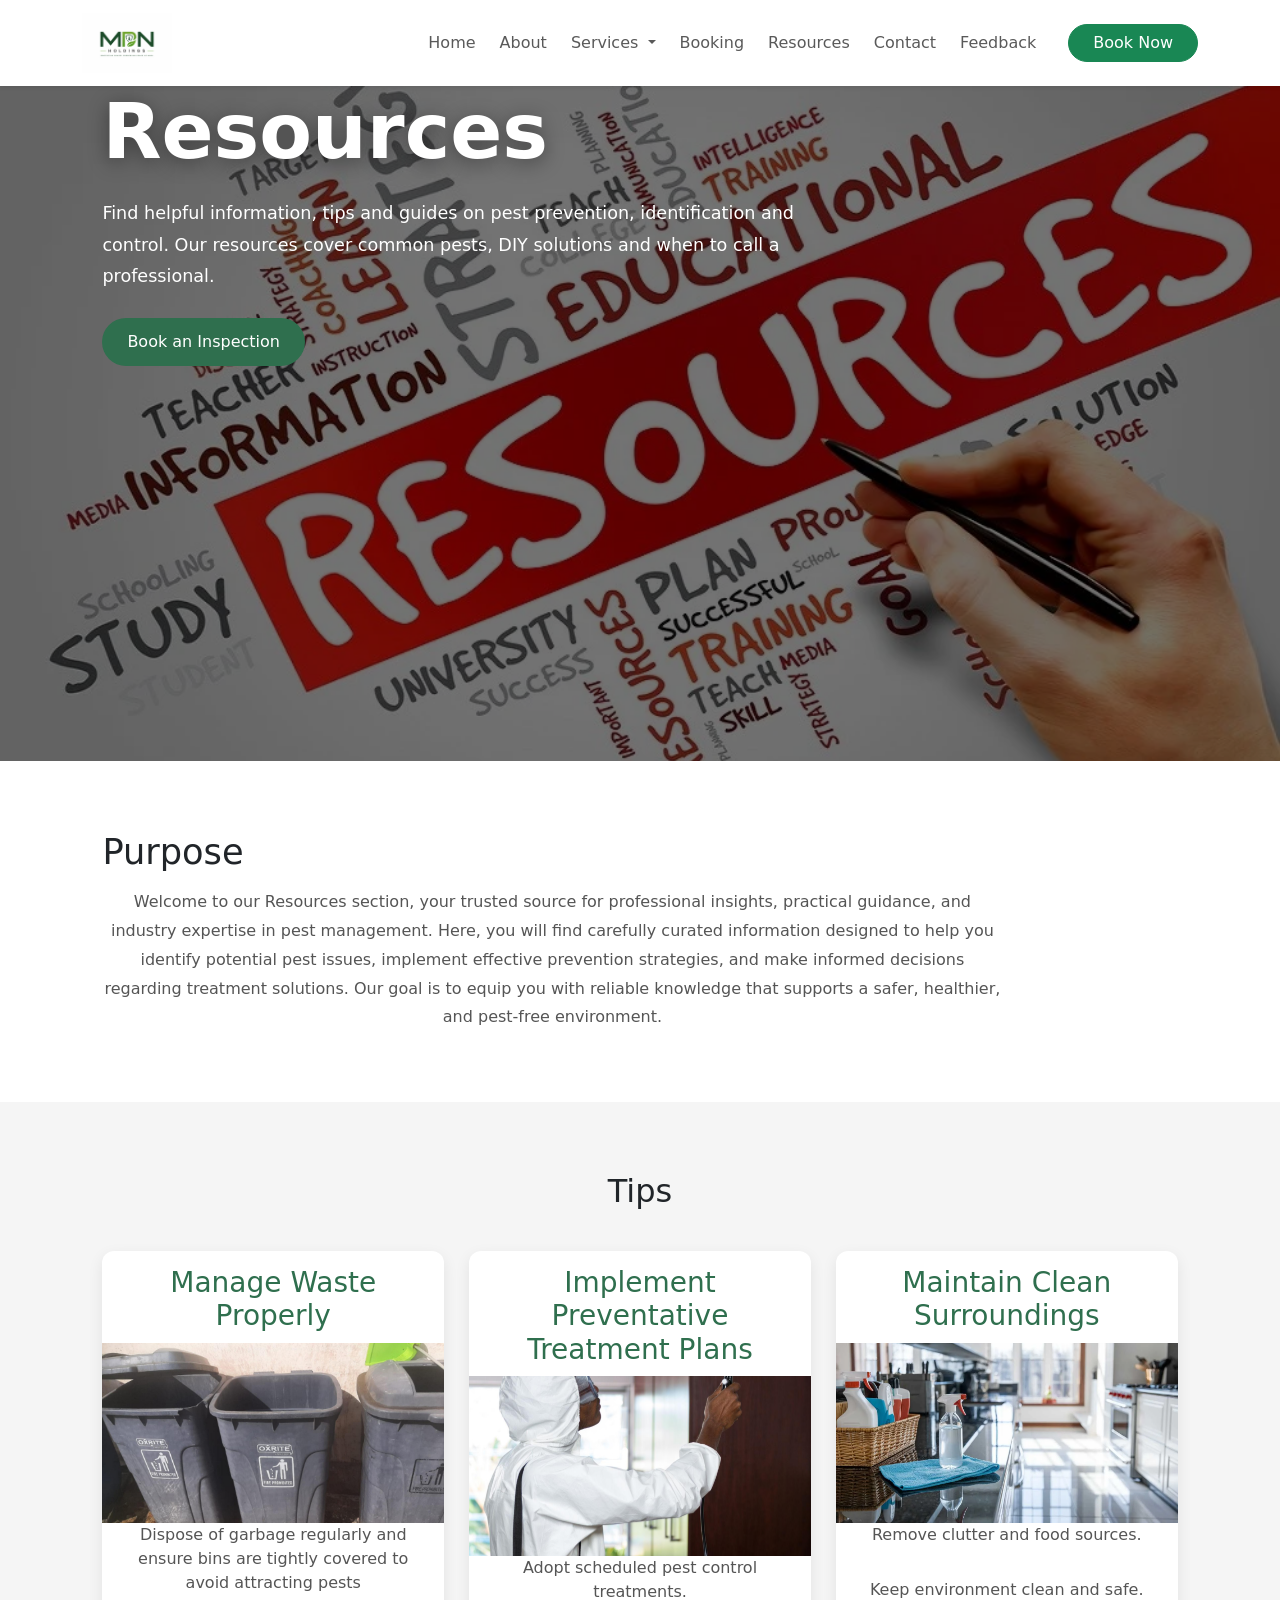
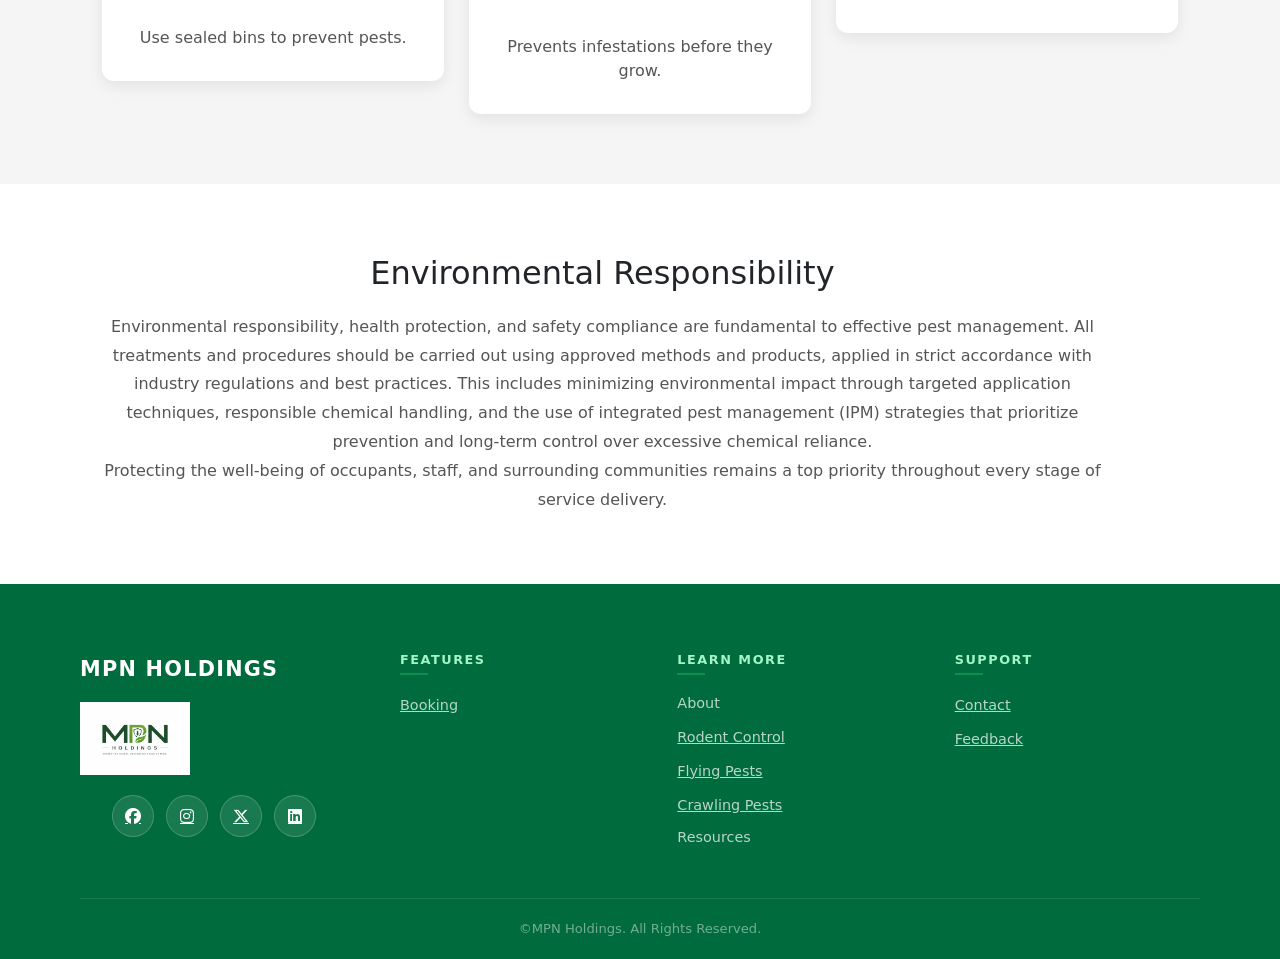
<file: resources.html>
<!DOCTYPE html> 
<html lang="en"> 
<head> 

    <meta charset="UTF-8"> 
    <meta name="viewport" content="width=device-width, initial-scale=1.0"> 

    <title>MPN Holdings</title> 
    <link rel="stylesheet" href="style.css">
    <link rel="stylesheet" href="https://cdnjs.cloudflare.com/ajax/libs/font-awesome/6.5.0/css/all.min.css" />
<link href="https://cdn.jsdelivr.net/npm/bootstrap@5.3.3/dist/css/bootstrap.min.css" rel="stylesheet">

<script src="https://cdn.jsdelivr.net/npm/bootstrap@5.3.3/dist/js/bootstrap.bundle.min.js"></script>
</head> 

<body> 
    <!-- navigation-->
      <header>

<nav class="navbar navbar-expand-lg navbar-light bg-white shadow-sm sticky-top">
  <div class="container">

    <a class="navbar-brand" href="index.html">
      <img src="Images/Logo.png" style="width:90px;">
    </a>

    <button class="navbar-toggler" type="button" data-bs-toggle="collapse" data-bs-target="#navbarNav">
      <span class="navbar-toggler-icon"></span>
    </button>

    <div class="collapse navbar-collapse" id="navbarNav">

      <ul class="navbar-nav ms-auto align-items-lg-center gap-lg-2">

        <li class="nav-item"><a class="nav-link" href="index.html">Home</a></li>
        <li class="nav-item"><a class="nav-link" href="about.html">About</a></li>

        <li class="nav-item dropdown">
          <a class="nav-link dropdown-toggle" href="#" role="button" data-bs-toggle="dropdown" aria-expanded="false">
            Services
          </a>

          <ul class="dropdown-menu">
            <li><a class="dropdown-item" href="Services/rodent.html">Rodent Control</a></li>
            <li><a class="dropdown-item" href="Services/Flying.html">Flying Pests</a></li>
            <li><a class="dropdown-item" href="Services/crawling.html">Crawling Pests</a></li>
          </ul>
        </li>

        <li class="nav-item"><a class="nav-link" href="booking.html">Booking</a></li>
        <li class="nav-item"><a class="nav-link" href="resources.html">Resources</a></li>
        <li class="nav-item"><a class="nav-link" href="contact.html">Contact</a></li>
        <li class="nav-item"><a class="nav-link" href="feedback.html">Feedback</a></li>

        <li class="nav-item ms-lg-3">
          <a class="btn btn-success px-4 rounded-pill" href="booking.html">Book Now</a>
        </li>

      </ul>
    </div>

  </div>
</nav>
</header>
<main>
    <!-- main content -->
    <section class="Resources">
      
        <img src="Images/Resources.webp" alt="resources">

        <div class="resource-content">
            <h1>Resources</h1>
            <p>Find helpful information, tips and guides on pest prevention, identification and control. Our resources cover common pests, DIY solutions and when to call a professional.</p>
            <a href="booking.html">Book an Inspection</a>
        </div>

    </section>

    <!-- PURPOSE -->
    <section class="Resource-intro">
        <h2>Purpose</h2>
        <p>Welcome to our Resources section, your trusted source for professional insights, practical guidance, and industry expertise in pest management. Here, you will find carefully curated information designed to help you identify potential pest issues, implement effective prevention strategies, and make informed decisions regarding treatment solutions. Our goal is to equip you with reliable knowledge that supports a safer, healthier, and pest-free environment.</p>
    </section>

    <!-- TIPS -->
    <section class="Resource-tips">

        <h2 class="resource-title">Tips</h2>

        <ul class="resource-grid">

            <li>
                <article class="resource-card">
                    <h3>Manage Waste Properly</h3>
                    <img src="Images/garbage waste.jpeg" alt="Garbage Waste">
                    <p>Dispose of garbage regularly and ensure bins are tightly covered to avoid attracting pests</p>
                    <p>Use sealed bins to prevent pests.</p>
                </article>
            </li>

            <li>
                <article class="resource-card">
                    <h3>Implement Preventative Treatment Plans</h3>
                    <img src="Images/regular spraying.jpeg" alt="Spraying">
                    <p>Adopt scheduled pest control treatments.</p>
                    <p>Prevents infestations before they grow.</p>
                </article>
            </li>

            <li>
                <article class="resource-card">
                    <h3>Maintain Clean Surroundings</h3>
                    <img src="Images/clean surface.webp" alt="Clean surroundings">
                    <p>Remove clutter and food sources.</p>
                    <p>Keep environment clean and safe.</p>
                </article>
            </li>

        </ul>

    </section>

    <!-- ENVIRONMENT -->
    <section class="Environment">
        <h2>Environmental Responsibility</h2>
        <p>Environmental responsibility, health protection, and safety compliance are fundamental to effective pest management. All treatments and procedures should be carried out using approved methods and products, applied in strict accordance with industry regulations and best practices. This includes minimizing environmental impact through targeted application techniques, responsible chemical handling, and the use of integrated pest management (IPM) strategies that prioritize prevention and long-term control over excessive chemical reliance.<br>
        Protecting the well-being of occupants, staff, and surrounding communities remains a top priority throughout every stage of service delivery.</p>
    </section>
</main>

<!--footer-->
<footer class="site-footer">
    <div class="footer-brand">
        <strong>MPN HOLDINGS</strong> 
            <img src="Images/Logo.png" alt="MPN Holdings Logo" class="footer-logo"> 
         
       <nav aria-label="Social media">
    <ul class="social-links">
       <li>
    <a href="https://www.facebook.com/" target="_blank" rel="noopener noreferrer" aria-label="Facebook">
        <i class="fa-brands fa-facebook"></i>
    </a>
</li>
<li>
    <a href="https://www.instagram.com/" target="_blank" rel="noopener noreferrer" aria-label="Instagram">
        <i class="fa-brands fa-instagram"></i>
    </a>
</li>
<li>
    <a href="https://twitter.com/" target="_blank" rel="noopener noreferrer" aria-label="X (Twitter)">
        <i class="fa-brands fa-x-twitter"></i>
    </a>
</li>
<li>
    <a href="https://linkedin.com/" target="_blank" rel="noopener noreferrer" aria-label="LinkedIn">
        <i class="fa-brands fa-linkedin"></i>
    </a>
</li>
        </li>
    </ul>
</nav>
    </div>

    <nav class="footer-links" aria-label="Footer links">
        <section>
            <h3>Features</h3>
            <ul>
                <li><a href="booking.html">Booking</a></li>
            </ul>
        </section>

        <section>
            <h3>Learn More</h3>
            <ul>
                <li><a class="nav-link"  href="about.html">About</a></li>
                <li><a href="Services/rodent.html">Rodent Control</a></li>
      <li><a href="Services/Flying.html">Flying Pests</a></li>
       <li><a href="Services/crawling.html">Crawling Pests</a></li>
                <li><a class="nav-link" href="resources.html">Resources</a></li>
            </ul>
        </section>

        <section>
            <h3>Support</h3>
            <ul>
                <li><a href="contact.html">Contact</a></li>
                <li><a href="feedback.html">Feedback</a></li>
            </ul>
        </section>
    </nav>
<p>&copy;MPN Holdings. All Rights Reserved.</p>
    </footer> 

</body>
</html>
</file>
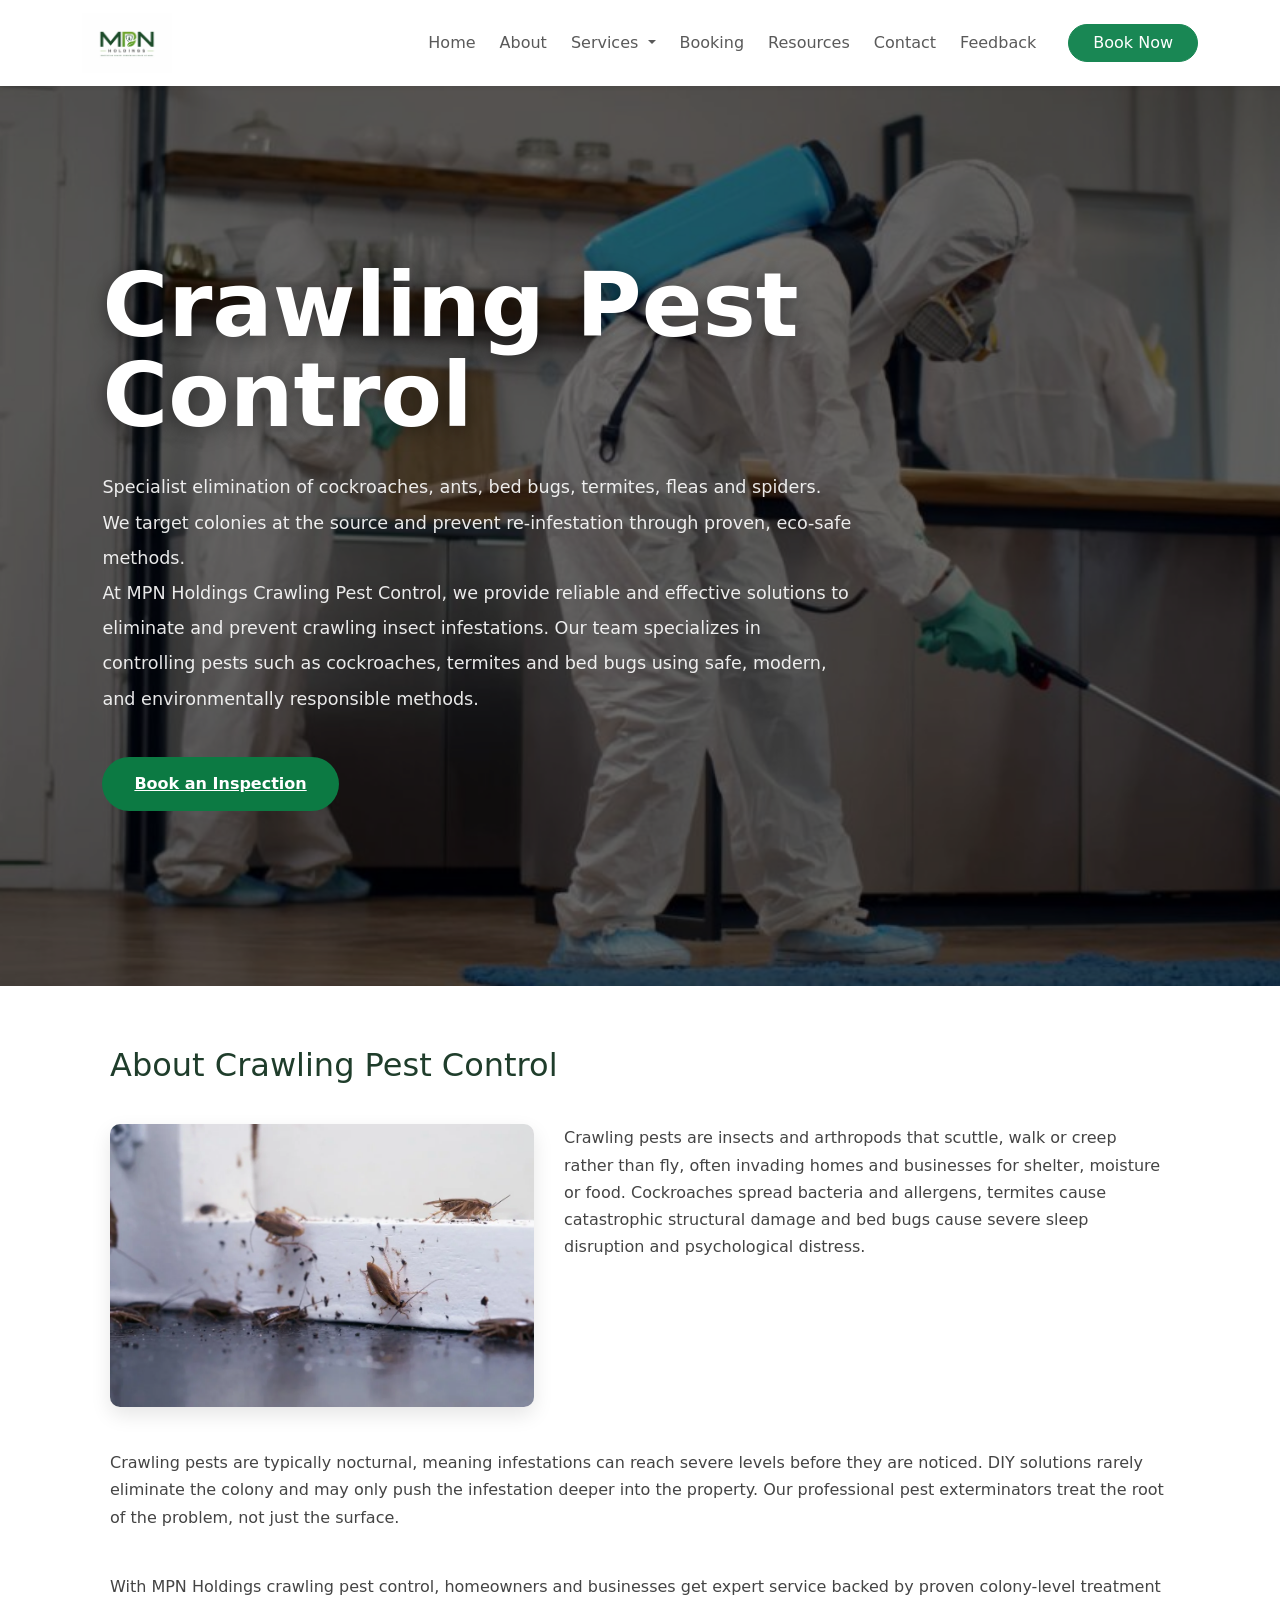
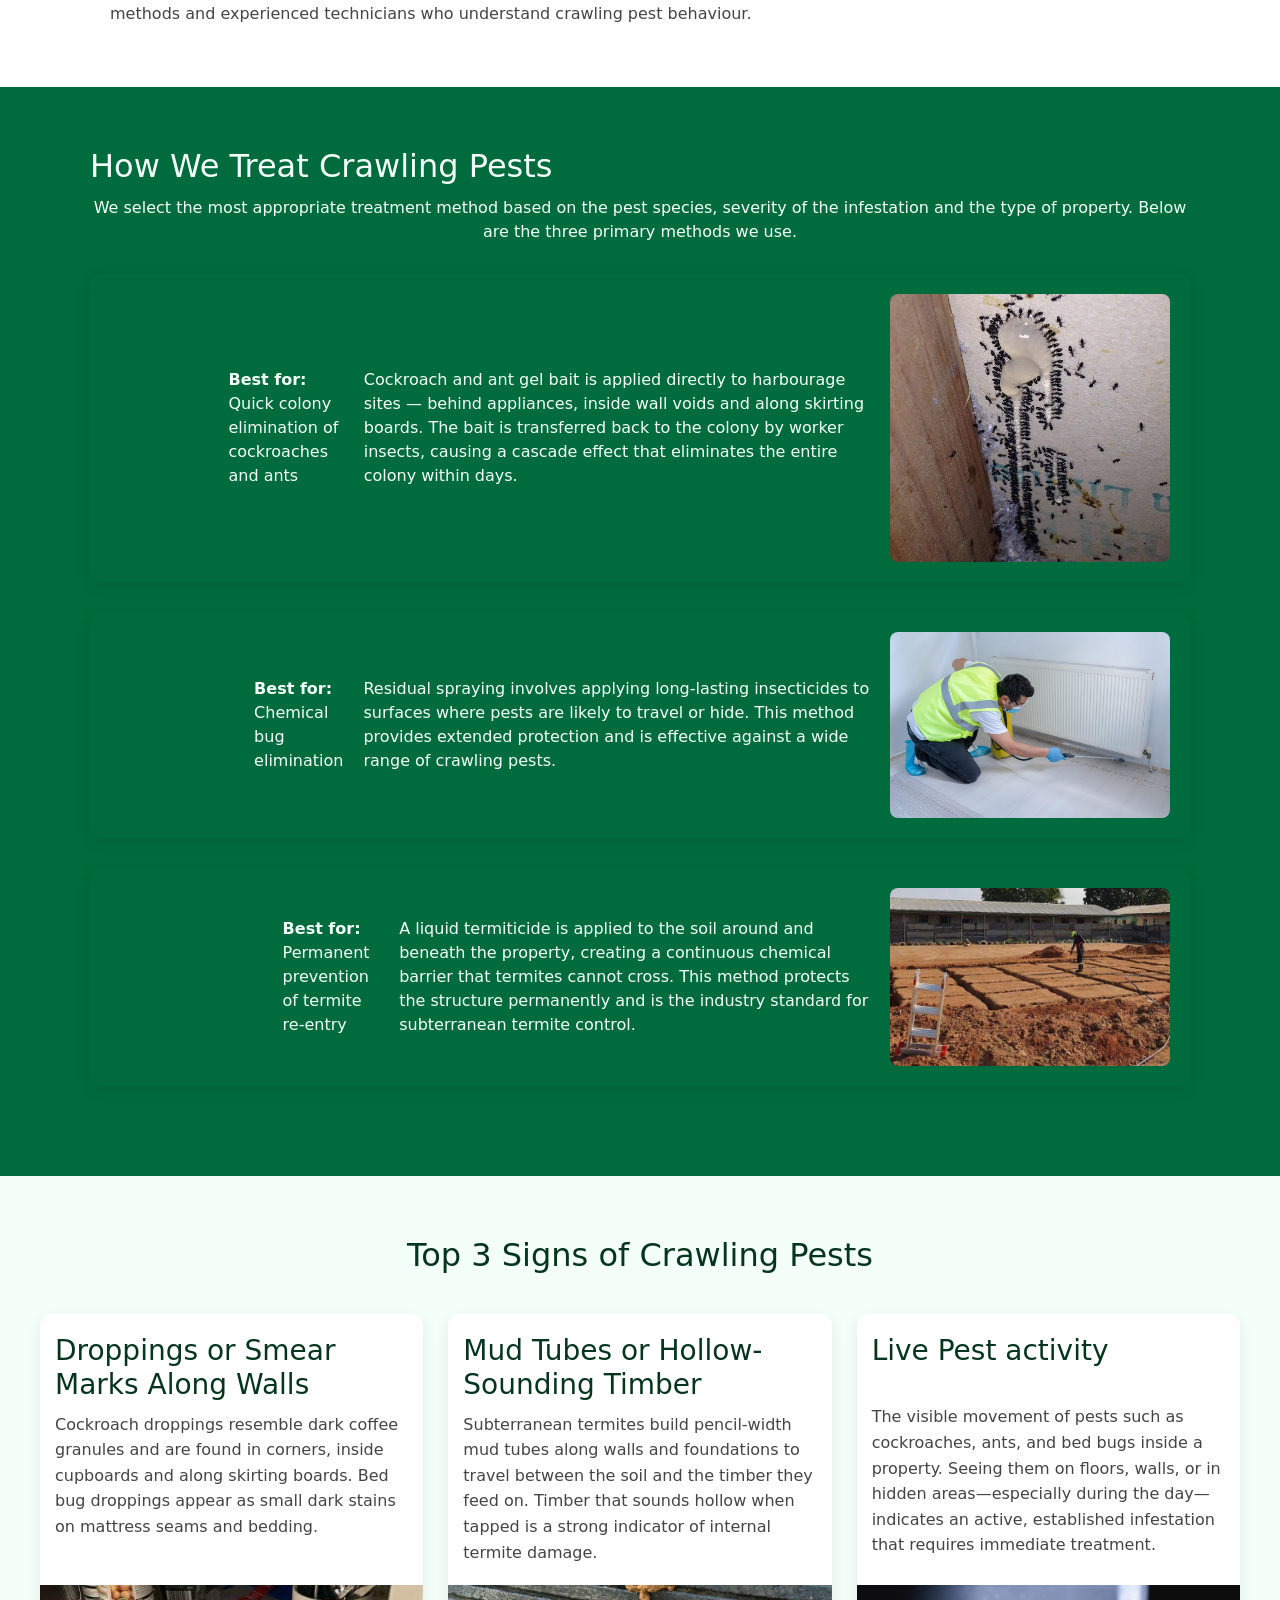
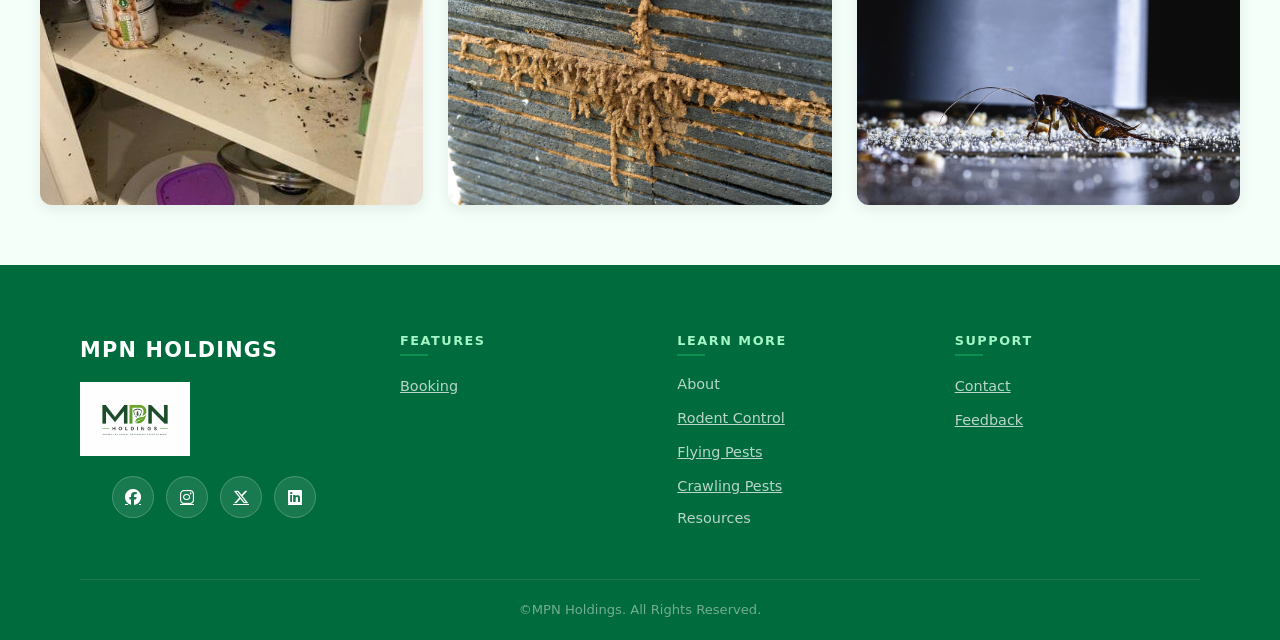
<file: Services/crawling.html>
<!DOCTYPE html>
<html lang="en">
<head>
    <meta charset="UTF-8">
    <meta name="viewport" content="width=device-width, initial-scale=1.0">
    <title>MPN Holdings</title>
    <link rel="stylesheet" href="../style.css">
    <link rel="stylesheet" href="https://cdnjs.cloudflare.com/ajax/libs/font-awesome/6.5.0/css/all.min.css" />
    <link href="https://cdn.jsdelivr.net/npm/bootstrap@5.3.3/dist/css/bootstrap.min.css" rel="stylesheet">
    <script src="https://cdn.jsdelivr.net/npm/bootstrap@5.3.3/dist/js/bootstrap.bundle.min.js"></script>            
</head>
<body>

    <!-- navigation-->
     <!-- Bootstrap CSS + JS (add in <head> if not already added) -->
<link href="https://cdn.jsdelivr.net/npm/bootstrap@5.3.3/dist/css/bootstrap.min.css" rel="stylesheet">
<script src="https://cdn.jsdelivr.net/npm/bootstrap@5.3.3/dist/js/bootstrap.bundle.min.js"></script>

<header>
<nav class="navbar navbar-expand-lg navbar-light bg-white shadow-sm sticky-top">

  <div class="container">

    <!-- Logo -->
    <a class="navbar-brand" href="../index.html">
      <img src="../Images/Logo.png" alt="MPN Holdings logo" style="width:90px;">
    </a>

    <!-- Mobile toggle -->
    <button class="navbar-toggler" type="button" data-bs-toggle="collapse" data-bs-target="#navbarNav">
      <span class="navbar-toggler-icon"></span>
    </button>

    <!-- Menu -->
    <div class="collapse navbar-collapse" id="navbarNav">

      <ul class="navbar-nav ms-auto align-items-lg-center gap-lg-2">

        <li class="nav-item">
          <a class="nav-link" href="../index.html">Home</a>
        </li>

        <li class="nav-item">
          <a class="nav-link" href="../about.html">About</a>
        </li>

        <!-- Services Dropdown -->
        <li class="nav-item dropdown">
          <a class="nav-link dropdown-toggle" href="#" role="button" data-bs-toggle="dropdown">
            Services
          </a>

          <ul class="dropdown-menu">
            <li><a class="dropdown-item" href="rodent.html">Rodent Control</a></li>
            <li><a class="dropdown-item" href="Flying.html">Flying Pests</a></li>
            <li><a class="dropdown-item" href="crawling.html">Crawling Pests</a></li>
          </ul>
        </li>

        <li class="nav-item">
          <a class="nav-link" href="../booking.html">Booking</a>
        </li>

        <li class="nav-item">
          <a class="nav-link" href="../resources.html">Resources</a>
        </li>

        <li class="nav-item">
          <a class="nav-link" href="../contact.html">Contact</a>
        </li>

        <li class="nav-item">
          <a class="nav-link" href="../feedback.html">Feedback</a>
        </li>

        <!-- CTA Button -->
        <li class="nav-item ms-lg-3">
          <a class="btn btn-success px-4 rounded-pill book-btn" href="../booking.html">
            Book Now
          </a>
        </li>

      </ul>
    </div>

  </div>
</nav>
</header>

    <!-- main content-->
<main>
    <section class="Service">
      <div>
        <h1>Crawling Pest Control</h1>
        <p>Specialist elimination of cockroaches, ants, bed bugs, termites, fleas and spiders. We target colonies at the source and prevent re-infestation through proven, eco-safe methods.<br>
        At MPN Holdings Crawling Pest Control, we provide reliable and effective solutions to eliminate and prevent crawling insect infestations. Our team specializes in controlling pests such as cockroaches, termites and bed bugs using safe, modern, and environmentally responsible methods.</p>
        <a href="../booking.html">Book an Inspection</a>
      </div>
        <img src="../Images/service.jpg" alt="technician spraying">
    </section>
 
<section class="Crawling-pest-control">
      <h2>About Crawling Pest Control</h2>
      <p>Crawling pests are insects and arthropods that scuttle, walk or creep rather than fly, often invading homes and businesses for shelter, moisture or food. Cockroaches spread bacteria and allergens, termites cause catastrophic structural damage and bed bugs cause severe sleep disruption and psychological distress.</p>
     <p>Crawling pests are typically nocturnal, meaning infestations can reach severe levels before they are noticed. DIY solutions rarely eliminate the colony and may only push the infestation deeper into the property. Our professional pest exterminators treat the root of the problem, not just the surface.</p>
    <p>With MPN Holdings crawling pest control, homeowners and businesses get expert service backed by proven colony-level treatment methods and experienced technicians who understand crawling pest behaviour.</p>
     
        <img src="../Images/Crawling pest.webp" alt="Cockroach on a kitchen surface">
      
    </section>
 
 <section class="treatment">
      <h2>How We Treat Crawling Pests</h2>
      <p>We select the most appropriate treatment method based on the pest species, severity of the infestation and the type of property. Below are the three primary methods we use.</p>
 
      <ul>
 
        <!-- Treatment 1 -->
        <li>
          <article>
            <h3>Gel Baiting</h3>
            <p><strong>Best for:</strong> Quick colony elimination of cockroaches and ants</p>
            <p>Cockroach and ant gel bait is applied directly to harbourage sites — behind appliances, inside wall voids and along skirting boards. The bait is transferred back to the colony by worker insects, causing a cascade effect that eliminates the entire colony within days.</p>
           
              <img src="../Images/gel baiting.jpeg" alt=" gel bait to cockroach harbourage sites" />
           
        </article>
        </li>
 
        <!-- Treatment 2 -->
        <li>
          <article>
            <h3>Residual Spraying</h3>
            <p><strong>Best for:</strong> Chemical bug elimination</p>
            <p>Residual spraying involves applying long-lasting insecticides to surfaces where pests are likely to travel or hide. This method provides extended protection and is effective against a wide range of crawling pests.</p>
          
              <img src="../Images/spraying crawling.jpeg" alt="Technician applying residual insecticide to walls" />
            
        </article>
        </li>
 
        <!-- Treatment 3 -->
        <li>
          <article>
            <h3>Soil Termiticide Treatment</h3>
            <p><strong>Best for:</strong> Permanent prevention of termite re-entry</p>
            <p>A liquid termiticide is applied to the soil around and beneath the property, creating a continuous chemical barrier that termites cannot cross. This method protects the structure permanently and is the industry standard for subterranean termite control.</p>
           
              <img src="../Images/soil and house drilling.jpeg" alt="Technician applying soil termiticide around a property perimeter" />
            
        </article>
        </li>
 
      </ul>
    </section>
 
    <section class="Crawling-signs">
  <h2>Top 3 Signs of Crawling Pests</h2>
 
  <ul class="signs-grid">
 
    <li>
      <article class="sign-card">
        <h3>Droppings or Smear Marks Along Walls</h3>
        <p>Cockroach droppings resemble dark coffee granules and are found in corners, inside cupboards and along skirting boards. Bed bug droppings appear as small dark stains on mattress seams and bedding.</p>
    
        <img src="../Images/crawling droppings.jpeg" alt="cockroach droppings found inside a kitchen cupboard">
    
    </article>
    </li>
 
    <li>
      <article class="sign-card">
        <h3>Mud Tubes or Hollow-Sounding Timber</h3>
        <p>Subterranean termites build pencil-width mud tubes along walls and foundations to travel between the soil and the timber they feed on. Timber that sounds hollow when tapped is a strong indicator of internal termite damage.</p>
        
          <img src="../Images/mud tubes.jpeg" alt="termite mud tubes on a wall foundation">
        
      </article>
    </li>
 
    <li>
      <article class="sign-card">
        <h3>Live Pest activity</h3>
        <p> The visible movement of pests such as cockroaches, ants, and bed bugs inside a property. Seeing them on floors, walls, or in hidden areas—especially during the day—indicates an active, established infestation that requires immediate treatment.</p>
        
          <img src="../Images/live crawling pest.jpeg" alt="live crawling cockroach on food leftovers on the floor">
        
      </article>
    </li>
  </ul>
    </section>
</main>
<!--footer-->
<footer class="site-footer">
    <div class="footer-brand">
        <strong>MPN HOLDINGS</strong> 
            <img src="../Images/Logo.png" alt="MPN Holdings Logo" class="footer-logo">
         
       <nav aria-label="Social media">
    <ul class="social-links">
        <li>
            <a href="h<li>
    <a href="https://www.facebook.com/" target="_blank" rel="noopener noreferrer" aria-label="Facebook">
        <i class="fa-brands fa-facebook"></i>
    </a>
</li>
<li>
    <a href="https://www.instagram.com/" target="_blank" rel="noopener noreferrer" aria-label="Instagram">
        <i class="fa-brands fa-instagram"></i>
    </a>
</li>
<li>
    <a href="https://twitter.com/" target="_blank" rel="noopener noreferrer" aria-label="X (Twitter)">
        <i class="fa-brands fa-x-twitter"></i>
    </a>
</li>
<li>
    <a href="https://linkedin.com/" target="_blank" rel="noopener noreferrer" aria-label="LinkedIn">
        <i class="fa-brands fa-linkedin"></i>
    </a>
</li>
        </li>
    </ul>
</nav>
    </div>

    <nav class="footer-links" aria-label="Footer links">
        <section>
            <h3>Features</h3>
            <ul>
                <li><a href="../booking.html">Booking</a></li>
            </ul>
        </section>

        <section>
            <h3>Learn More</h3>
            <ul>
                <li><a class="nav-link"  href="../about.html">About</a></li>    
                  <li><a href="../Services/rodent.html">Rodent Control</a></li>
      <li><a href="../Services/Flying.html">Flying Pests</a></li>
       <li><a href="../Services/crawling.html">Crawling Pests</a></li>  
                <li><a class="nav-link" href="../resources.html">Resources</a></li>
            </ul>
        </section>

        <section>
            <h3>Support</h3>
            <ul>
                <li><a href="../contact.html">Contact</a></li>
                <li><a href="../feedback.html">Feedback</a></li>
            </ul>
        </section>
    </nav>
<p>&copy;MPN Holdings. All Rights Reserved.</p>
    </footer> 
    <script src="https://cdn.jsdelivr.net/npm/bootstrap@5.3.3/dist/js/bootstrap.bundle.min.js"></script>

</body>
</html>
</file>
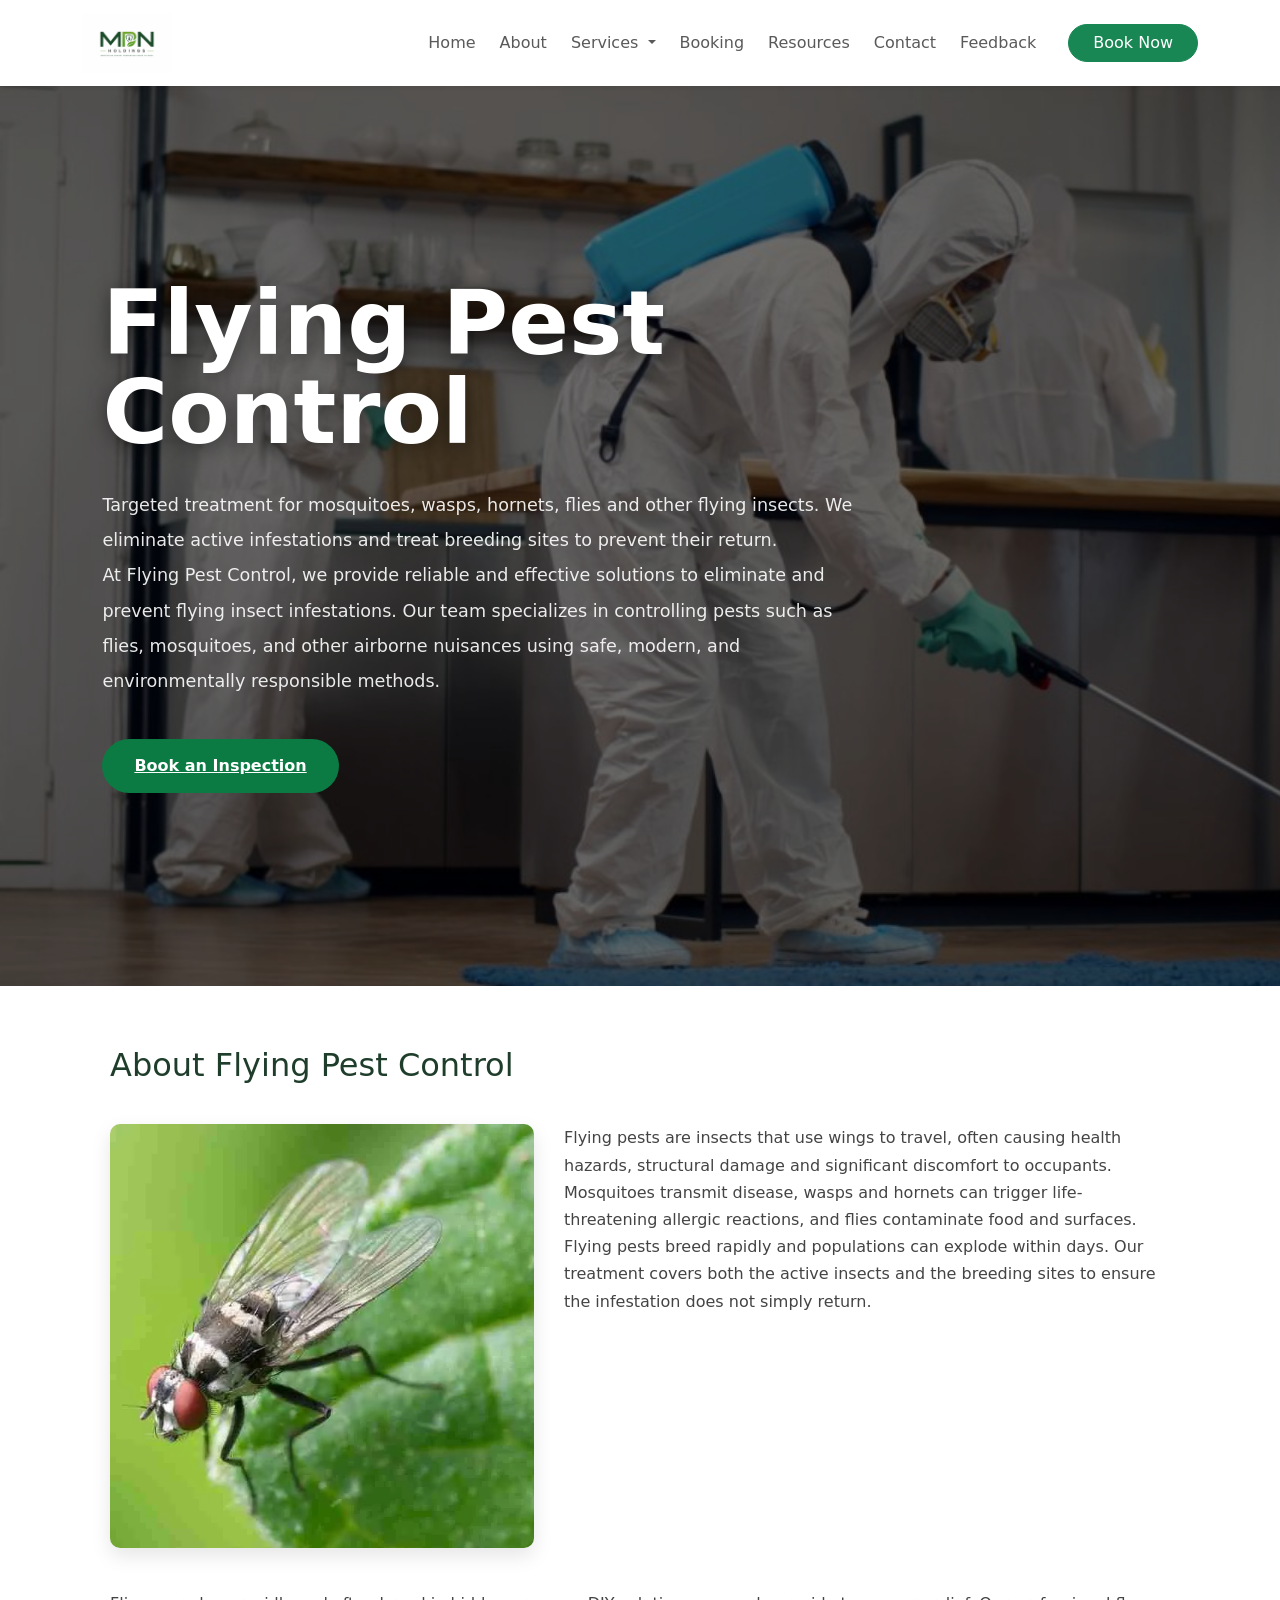
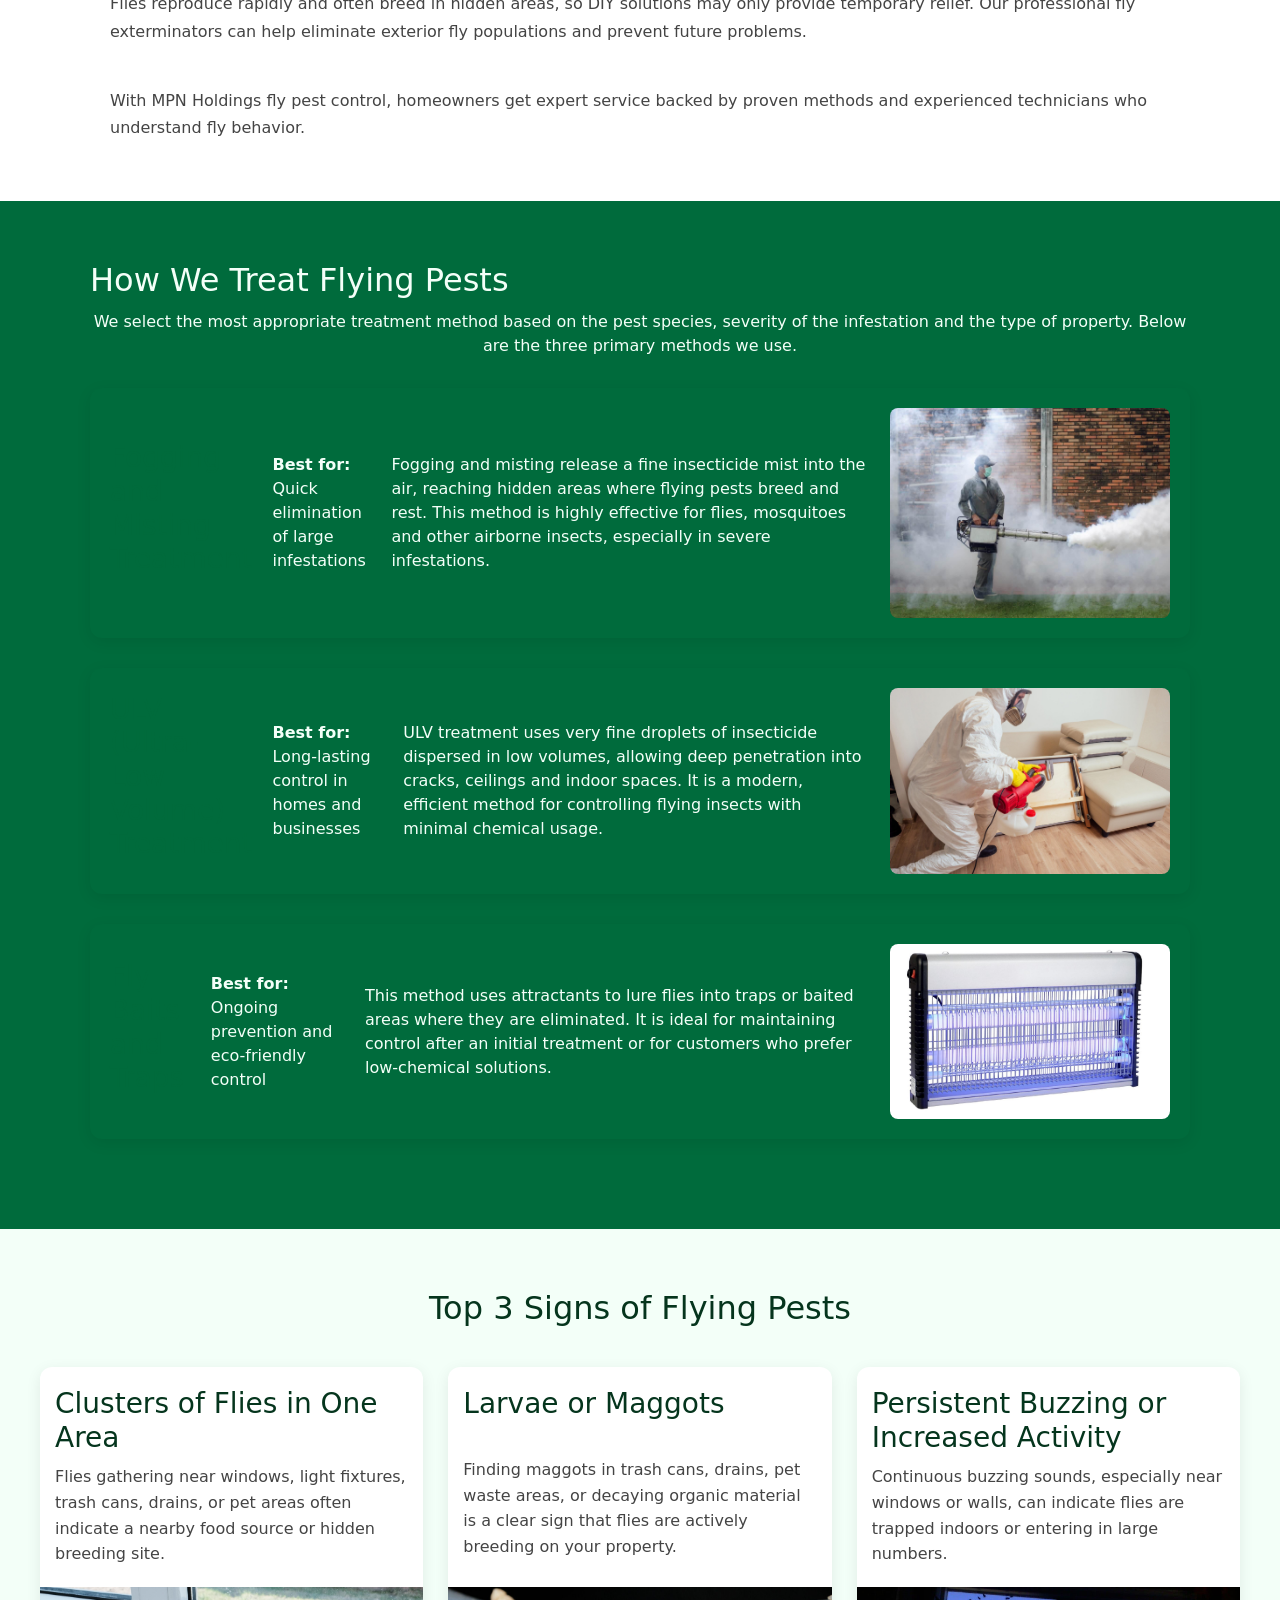
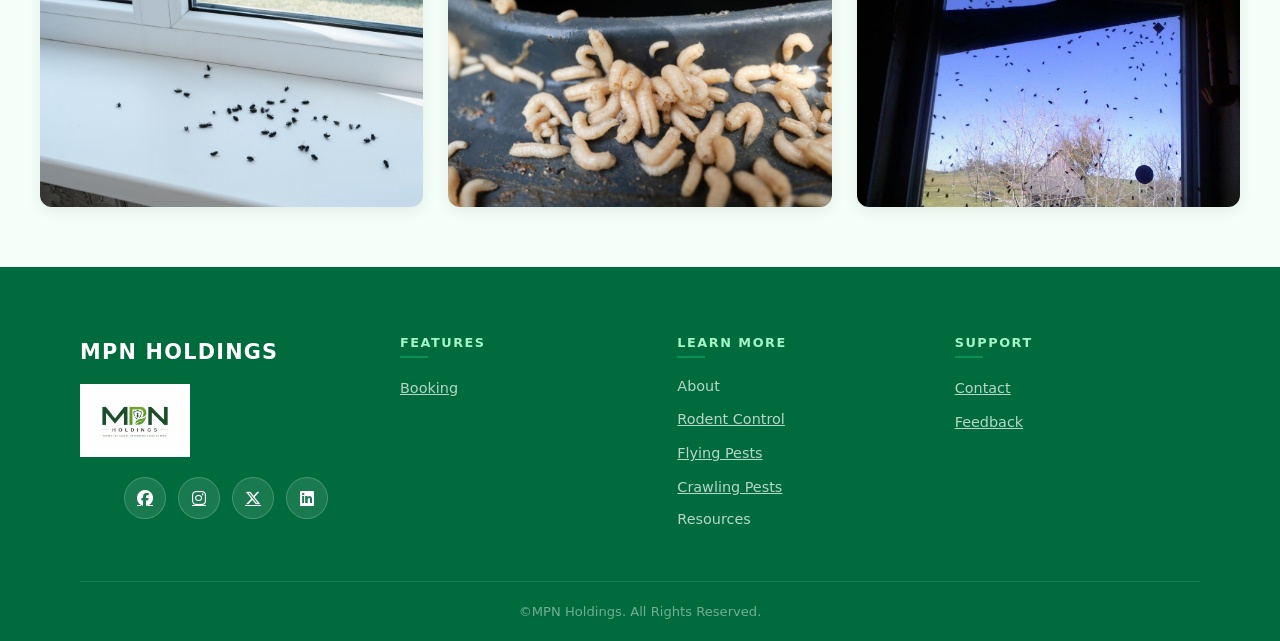
<file: Services/Flying.html>
<!DOCTYPE html>
<html lang="en">
<head>
    <meta charset="UTF-8">
    <meta name="viewport" content="width=device-width, initial-scale=1.0">
    <title>MPN Holdings</title>
    <link rel="stylesheet" href="../style.css">
    <link rel="stylesheet" href="https://cdnjs.cloudflare.com/ajax/libs/font-awesome/6.5.0/css/all.min.css" />
    <link href="https://cdn.jsdelivr.net/npm/bootstrap@5.3.3/dist/css/bootstrap.min.css" rel="stylesheet">
    <script src="https://cdn.jsdelivr.net/npm/bootstrap@5.3.3/dist/js/bootstrap.bundle.min.js"></script>        
</head>
 
<body>

    <!-- navigation-->
   <!-- Bootstrap CSS + JS (add in <head> if not already added) -->
<link href="https://cdn.jsdelivr.net/npm/bootstrap@5.3.3/dist/css/bootstrap.min.css" rel="stylesheet">
<script src="https://cdn.jsdelivr.net/npm/bootstrap@5.3.3/dist/js/bootstrap.bundle.min.js"></script>

<header>
<nav class="navbar navbar-expand-lg navbar-light bg-white shadow-sm sticky-top">

  <div class="container">

    <!-- Logo -->
    <a class="navbar-brand" href="../index.html">
      <img src="../Images/Logo.png" alt="MPN Holdings logo" style="width:90px;">
    </a>

    <!-- Mobile toggle -->
    <button class="navbar-toggler" type="button" data-bs-toggle="collapse" data-bs-target="#navbarNav">
      <span class="navbar-toggler-icon"></span>
    </button>

    <!-- Menu -->
    <div class="collapse navbar-collapse" id="navbarNav">

      <ul class="navbar-nav ms-auto align-items-lg-center gap-lg-2">

        <li class="nav-item">
          <a class="nav-link" href="../index.html">Home</a>
        </li>

        <li class="nav-item">
          <a class="nav-link" href="../about.html">About</a>
        </li>

        <!-- Services Dropdown -->
        <li class="nav-item dropdown">
          <a class="nav-link dropdown-toggle" href="#" role="button" data-bs-toggle="dropdown">
            Services
          </a>

          <ul class="dropdown-menu">
            <li><a class="dropdown-item" href="rodent.html">Rodent Control</a></li>
            <li><a class="dropdown-item" href="Flying.html">Flying Pests</a></li>
            <li><a class="dropdown-item" href="crawling.html">Crawling Pests</a></li>
          </ul>
        </li>

        <li class="nav-item">
          <a class="nav-link" href="../booking.html">Booking</a>
        </li>

        <li class="nav-item">
          <a class="nav-link" href="../resources.html">Resources</a>
        </li>

        <li class="nav-item">
          <a class="nav-link" href="../contact.html">Contact</a>
        </li>

        <li class="nav-item">
          <a class="nav-link" href="../feedback.html">Feedback</a>
        </li>

        <!-- CTA Button -->
        <li class="nav-item ms-lg-3">
          <a class="btn btn-success px-4 rounded-pill book-btn" href="../booking.html">
            Book Now
          </a>
        </li>

      </ul>
    </div>

  </div>
</nav>
</header>

    <!-- main content-->
<main>
    <section class="Service">
      <div>
        <h1>Flying Pest Control</h1>
        <p>Targeted treatment for mosquitoes, wasps, hornets, flies and other flying insects. We eliminate active infestations and treat breeding sites to prevent their return.<br>
        At Flying Pest Control, we provide reliable and effective solutions to eliminate and prevent flying insect infestations. Our team specializes in controlling pests such as flies, mosquitoes, and other airborne nuisances using safe, modern, and environmentally responsible methods.</p>
        <a href="../booking.html">Book an Inspection</a>
      </div>
        <img src="../Images/service.jpg" alt="technician spraying">
    </section>

<section class="Flying-pest-control">
      <h2>About Flying Pest Control</h2>
      <p>Flying pests are insects that use wings to travel, often causing health hazards, structural damage and significant discomfort to occupants. Mosquitoes transmit disease, wasps and hornets can trigger life-threatening allergic reactions, and flies contaminate food and surfaces. Flying pests breed rapidly and populations can explode within days. Our treatment covers both the active insects and the breeding sites to ensure the infestation does not simply return.</p>
     <p>Flies reproduce rapidly and often breed in hidden areas, so DIY solutions may only provide temporary relief. Our professional fly exterminators can help eliminate exterior fly populations and prevent future problems.</p>
    <p>With MPN Holdings fly pest control, homeowners get expert service backed by proven methods and experienced technicians who understand fly behavior.</P>
     
        <img src="../Images/Fly.webp" alt="Fly">
      
    </section>

 <section class="treatment">
      <h2>How We Treat Flying Pests</h2>
      <p>We select the most appropriate treatment method based on the pest species, severity of the infestation and the type of property. Below are the three primary methods we use.</p>
 
      <ul>
 
        <!-- Treatment 1 -->
        <li>
          <article>
            <h3>Fogging and Misting Treatment</h3>
            <p><strong>Best for:</strong> Quick elimination of large infestations</p>
            <p>Fogging and misting release a fine insecticide mist into the air, reaching hidden areas where flying pests breed and rest. This method is highly effective for flies, mosquitoes and other airborne insects, especially in severe infestations.</p>
             
              <img src="../Images/fogging.jpeg" alt="Fogging and misting treatment being applied" />
           
        </article>
        </li>
 
        <!-- Treatment 2 -->
        <li>
          <article>
            <h3>ULV (Ultra-Low Volume) Treatment</h3>
            <p><strong>Best for:</strong> Long-lasting control in homes and businesses</p>
            <p>ULV treatment uses very fine droplets of insecticide dispersed in low volumes, allowing deep penetration into cracks, ceilings and indoor spaces. It is a modern, efficient method for controlling flying insects with minimal chemical usage.</p>
          
              <img src="../Images/ULV.jpeg" alt="ULV ultra-low volume treatment being applied" />
            
        </article>
        </li>
 
        <!-- Treatment 3 -->
        <li>
          <article>
            <h3>Fly Baits and Traps</h3>
            <p><strong>Best for:</strong> Ongoing prevention and eco-friendly control</p>
            <p>This method uses attractants to lure flies into traps or baited areas where they are eliminated. It is ideal for maintaining control after an initial treatment or for customers who prefer low-chemical solutions.</p>
          
              <img src="../Images/FLY BAITS.jpeg" alt="Eco-friendly fly bait trap" />
            
        </article>
        </li>
 
      </ul>
    </section>
 
    <section class="Fly-signs">
  <h2>Top 3 Signs of Flying Pests</h2>

  <ul class="signs-grid">

    <li>
      <article class="sign-card">
        <h3>Clusters of Flies in One Area</h3>
        <p>Flies gathering near windows, light fixtures, trash cans, drains, or pet areas often indicate a nearby food source or hidden breeding site.</p>
  
        <img src="../Images/Cluster flies.jpeg" alt="cluster of flies">
     
    </article>
    </li>

    <li>
      <article class="sign-card">
        <h3>Larvae or Maggots</h3>
        <p>Finding maggots in trash cans, drains, pet waste areas, or decaying organic material is a clear sign that flies are actively breeding on your property.</p>
       
          <img src="../Images/fly larvae.jpeg" alt="maggots in trash can">
        
      </article>
    </li>

    <li>
      <article class="sign-card">
        <h3>Persistent Buzzing or Increased Activity</h3>
        <p>Continuous buzzing sounds, especially near windows or walls, can indicate flies are trapped indoors or entering in large numbers.</p>
      
          <img src="../Images/increased fly activity.jpeg" alt="flies buzzing around a window">
        
      </article>
    </li>
  </ul>
    </section>
</main>

<!--footer-->
<footer class="site-footer">
    <div class="footer-brand">
        <strong>MPN HOLDINGS</strong> 
            <img src="../Images/Logo.png" alt="MPN Holdings Logo" class="footer-logo">
       
         
       <nav aria-label="Social media">
    <ul class="social-links">
        <li>
            <li>
    <a href="https://www.facebook.com/" target="_blank" rel="noopener noreferrer" aria-label="Facebook">
        <i class="fa-brands fa-facebook"></i>
    </a>
</li>
<li>
    <a href="https://www.instagram.com/" target="_blank" rel="noopener noreferrer" aria-label="Instagram">
        <i class="fa-brands fa-instagram"></i>
    </a>
</li>
<li>
    <a href="https://twitter.com/" target="_blank" rel="noopener noreferrer" aria-label="X (Twitter)">
        <i class="fa-brands fa-x-twitter"></i>
    </a>
</li>
<li>
    <a href="https://linkedin.com/" target="_blank" rel="noopener noreferrer" aria-label="LinkedIn">
        <i class="fa-brands fa-linkedin"></i>
    </a>
</li>
        </li>
    </ul>
</nav>
    </div>

    <nav class="footer-links" aria-label="Footer links">
        <section>
            <h3>Features</h3>
            <ul>
                <li><a href="../booking.html">Booking</a></li>
            </ul>
        </section>

        <section>
            <h3>Learn More</h3>
            <ul>
                <li><a class="nav-link"  href="../about.html">About</a></li>    
                  <li><a href="../Services/rodent.html">Rodent Control</a></li>
      <li><a href="../Services/Flying.html">Flying Pests</a></li>
       <li><a href="../Services/crawling.html">Crawling Pests</a></li>  
                <li><a class="nav-link" href="../resources.html">Resources</a></li>
            </ul>
        </section>

        <section>
            <h3>Support</h3>
            <ul>
                <li><a href="../contact.html">Contact</a></li>
                <li><a href="../feedback.html">Feedback</a></li>
            </ul>
        </section>
    </nav>
<p>&copy;MPN Holdings. All Rights Reserved.</p>
    </footer> 
    <script src="https://cdn.jsdelivr.net/npm/bootstrap@5.3.3/dist/js/bootstrap.bundle.min.js"></script>
</body>
</html>
</file>
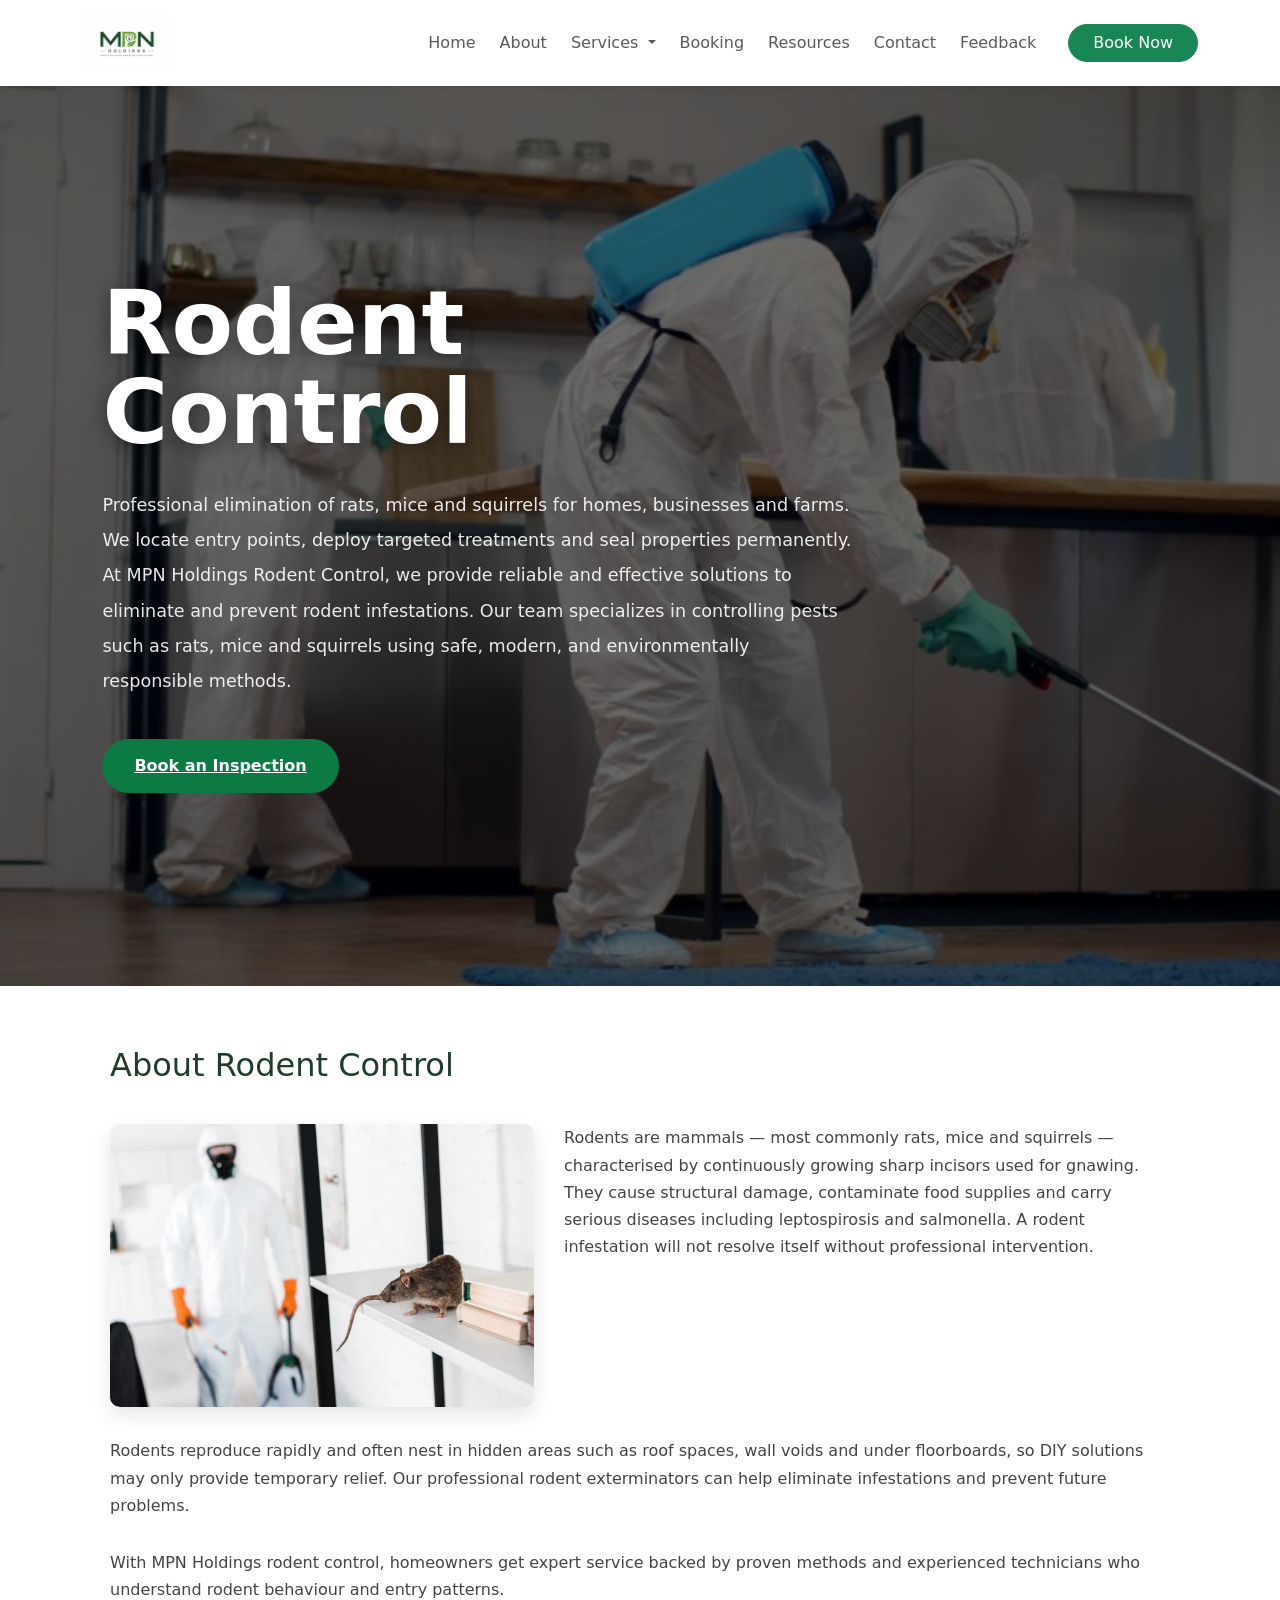
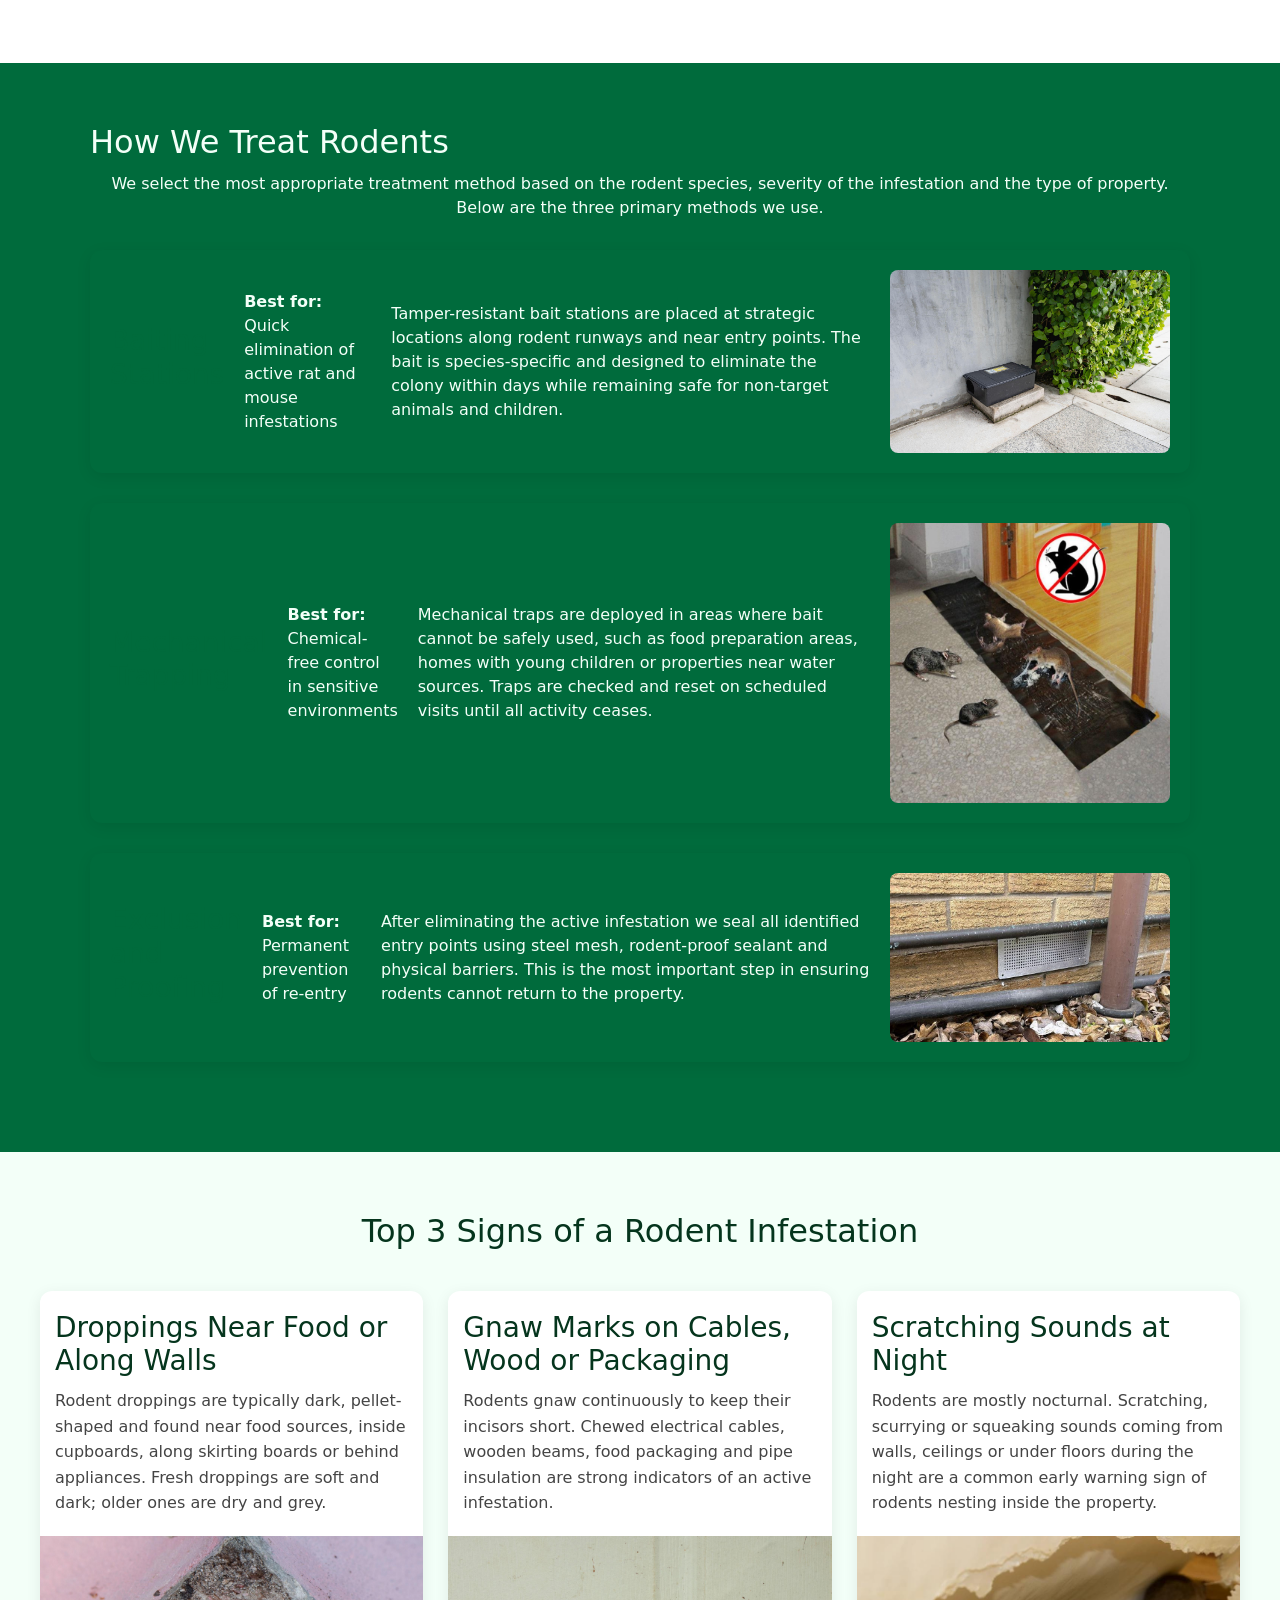
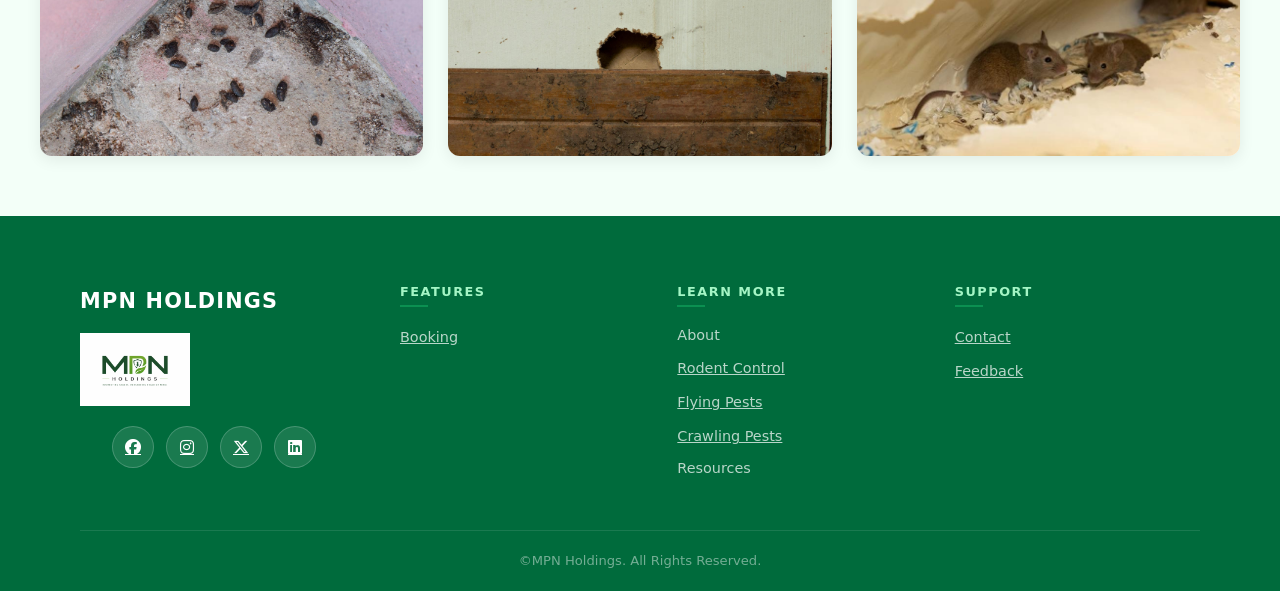
<file: Services/rodent.html>
<!DOCTYPE html>
<html lang="en">
<head>
    <meta charset="UTF-8">
    <meta name="viewport" content="width=device-width, initial-scale=1.0">
    <title>MPN Holdings</title>

    <link rel="stylesheet" href="../style.css">
    <link rel="stylesheet" href="https://cdnjs.cloudflare.com/ajax/libs/font-awesome/6.5.0/css/all.min.css" />
    <link href="https://cdn.jsdelivr.net/npm/bootstrap@5.3.3/dist/css/bootstrap.min.css" rel="stylesheet">
    <script src="https://cdn.jsdelivr.net/npm/bootstrap@5.3.3/dist/js/bootstrap.bundle.min.js"></script>    
</head>

<body>

    <!-- navigation-->
    <!-- Bootstrap CSS + JS (add in <head> if not already added) -->
<link href="https://cdn.jsdelivr.net/npm/bootstrap@5.3.3/dist/css/bootstrap.min.css" rel="stylesheet">
<script src="https://cdn.jsdelivr.net/npm/bootstrap@5.3.3/dist/js/bootstrap.bundle.min.js"></script>

<header>
<nav class="navbar navbar-expand-lg navbar-light bg-white shadow-sm sticky-top">

  <div class="container">

    <!-- Logo -->
    <a class="navbar-brand" href="../index.html">
      <img src="../Images/Logo.png" alt="MPN Holdings logo" style="width:90px;">
    </a>

    <!-- Mobile toggle -->
    <button class="navbar-toggler" type="button" data-bs-toggle="collapse" data-bs-target="#navbarNav">
      <span class="navbar-toggler-icon"></span>
    </button>

    <!-- Menu -->
    <div class="collapse navbar-collapse" id="navbarNav">

      <ul class="navbar-nav ms-auto align-items-lg-center gap-lg-2">

        <li class="nav-item">
          <a class="nav-link" href="../index.html">Home</a>
        </li>

        <li class="nav-item">
          <a class="nav-link" href="../about.html">About</a>
        </li>

        <!-- Services Dropdown -->
        <li class="nav-item dropdown">
          <a class="nav-link dropdown-toggle" href="#" role="button" data-bs-toggle="dropdown">
            Services
          </a>

          <ul class="dropdown-menu">
            <li><a class="dropdown-item" href="rodent.html">Rodent Control</a></li>
            <li><a class="dropdown-item" href="Flying.html">Flying Pests</a></li>
            <li><a class="dropdown-item" href="crawling.html">Crawling Pests</a></li>
          </ul>
        </li>

        <li class="nav-item">
          <a class="nav-link" href="../booking.html">Booking</a>
        </li>

        <li class="nav-item">
          <a class="nav-link" href="../resources.html">Resources</a>
        </li>

        <li class="nav-item">
          <a class="nav-link" href="../contact.html">Contact</a>
        </li>

        <li class="nav-item">
          <a class="nav-link" href="../feedback.html">Feedback</a>
        </li>

        <!-- CTA Button -->
        <li class="nav-item ms-lg-3">
          <a class="btn btn-success px-4 rounded-pill book-btn" href="../booking.html">
            Book Now
          </a>
        </li>

      </ul>
    </div>

  </div>
</nav>
</header>

<!-- main content-->
<main>
 <section class="Service">
      <div>
        <h1>Rodent Control</h1>
        <p>Professional elimination of rats, mice and squirrels for homes, businesses and farms. We locate entry points, deploy targeted treatments and seal properties permanently.<br>
        At MPN Holdings Rodent Control, we provide reliable and effective solutions to eliminate and prevent rodent infestations. Our team specializes in controlling pests such as rats, mice and squirrels using safe, modern, and environmentally responsible methods.</p>
        <a href="../booking.html">Book an Inspection</a>
      </div>
        <img src="../Images/service.jpg" alt="technician spraying">
    </section>
 
<section class="Rodent-pest-control">
      <h2>About Rodent Control</h2>
      <p>Rodents are mammals — most commonly rats, mice and squirrels — characterised by continuously growing sharp incisors used for gnawing. They cause structural damage, contaminate food supplies and carry serious diseases including leptospirosis and salmonella. A rodent infestation will not resolve itself without professional intervention.</p>
     <p>Rodents reproduce rapidly and often nest in hidden areas such as roof spaces, wall voids and under floorboards, so DIY solutions may only provide temporary relief. Our professional rodent exterminators can help eliminate infestations and prevent future problems.</p>
    <p>With MPN Holdings rodent control, homeowners get expert service backed by proven methods and experienced technicians who understand rodent behaviour and entry patterns.</p>
        <img src="../Images/rodent-control.jpg" alt="Brown rat">
      
    </section>
 
 <section class="treatment">
      <h2>How We Treat Rodents</h2>
      <p>We select the most appropriate treatment method based on the rodent species, severity of the infestation and the type of property. Below are the three primary methods we use.</p>
 
      <ul>
 
        <!-- Treatment 1 -->
        <li>
          <article>
            <h3>Baiting Stations</h3>
            <p><strong>Best for:</strong> Quick elimination of active rat and mouse infestations</p>
            <p>Tamper-resistant bait stations are placed at strategic locations along rodent runways and near entry points. The bait is species-specific and designed to eliminate the colony within days while remaining safe for non-target animals and children.</p>
             
              <img src="../Images/baiting stations.jpeg" alt="Tamper-resistant rodent bait station installed along a wall" />
           
        </article>
        </li>
 
        <!-- Treatment 2 -->
        <li>
          <article>
            <h3>Mechanical Trapping</h3>
            <p><strong>Best for:</strong> Chemical-free control in sensitive environments</p>
            <p>Mechanical traps are deployed in areas where bait cannot be safely used, such as food preparation areas, homes with young children or properties near water sources. Traps are checked and reset on scheduled visits until all activity ceases.</p>
           
              <img src="../Images/mechanical trapping.jpeg" alt="Mechanical rodent trap placed along a wall" />
           
        </article>
        </li>
 
        <!-- Treatment 3 -->
        <li>
          <article>
            <h3>Exclusion and Proofing</h3>
            <p><strong>Best for:</strong> Permanent prevention of re-entry</p>
            <p>After eliminating the active infestation we seal all identified entry points using steel mesh, rodent-proof sealant and physical barriers. This is the most important step in ensuring rodents cannot return to the property.</p>
           
              <img src="../Images/proofing.jpeg" alt="Technician sealing a gap with steel mesh" />
            
        </article>
        </li>
 
      </ul>
    </section>
 
    <section class="Rodent-signs">
  <h2>Top 3 Signs of a Rodent Infestation</h2>
 
  <ul class="signs-grid">
 
    <li>
      <article class="sign-card">
        <h3>Droppings Near Food or Along Walls</h3>
        <p>Rodent droppings are typically dark, pellet-shaped and found near food sources, inside cupboards, along skirting boards or behind appliances. Fresh droppings are soft and dark; older ones are dry and grey.</p>
    
        <img src="../Images/droppings.jpeg" alt="rodent droppings found along a wall">
     
    </article>
    </li>
 
    <li>
      <article class="sign-card">
        <h3>Gnaw Marks on Cables, Wood or Packaging</h3>
        <p>Rodents gnaw continuously to keep their incisors short. Chewed electrical cables, wooden beams, food packaging and pipe insulation are strong indicators of an active infestation.</p>
          <img src="../Images/damage.jpeg" alt="gnaw marks on an electrical cable">
      </article>
    </li>
 
    <li>
      <article class="sign-card">
        <h3>Scratching Sounds at Night</h3>
        <p>Rodents are mostly nocturnal. Scratching, scurrying or squeaking sounds coming from walls, ceilings or under floors during the night are a common early warning sign of rodents nesting inside the property.</p>
       
          <img src="../Images/scractching.jpeg" alt="rats eating cardboard">
      
      </article>
    </li>
  </ul>
    </section>
</main>

<!--footer-->
<footer class="site-footer">
    <div class="footer-brand">
        <strong>MPN HOLDINGS</strong> 
            <img src="../Images/Logo.png" alt="MPN Holdings Logo" class="footer-logo">
         
       <nav aria-label="Social media">
    <ul class="social-links">
        <li>
    <a href="https://www.facebook.com/" target="_blank" rel="noopener noreferrer" aria-label="Facebook">
        <i class="fa-brands fa-facebook"></i>
    </a>
</li>
<li>
    <a href="https://www.instagram.com/" target="_blank" rel="noopener noreferrer" aria-label="Instagram">
        <i class="fa-brands fa-instagram"></i>
    </a>
</li>
<li>
    <a href="https://twitter.com/" target="_blank" rel="noopener noreferrer" aria-label="X (Twitter)">
        <i class="fa-brands fa-x-twitter"></i>
    </a>
</li>
<li>
    <a href="https://linkedin.com/" target="_blank" rel="noopener noreferrer" aria-label="LinkedIn">
        <i class="fa-brands fa-linkedin"></i>
    </a>
</li>
        </li>
    </ul>
</nav>
    </div>

    <nav class="footer-links" aria-label="Footer links">
        <section>
            <h3>Features</h3>
            <ul>
                <li><a href="../booking.html">Booking</a></li>
            </ul>
        </section>

        <section>
            <h3>Learn More</h3>
            <ul>
                <li><a class="nav-link"  href="../about.html">About</a></li>  
                <li><a href="../Services/rodent.html">Rodent Control</a></li>
      <li><a href="../Services/Flying.html">Flying Pests</a></li>
       <li><a href="../Services/crawling.html">Crawling Pests</a></li>  
                <li><a class="nav-link" href="../resources.html">Resources</a></li>
            </ul>
        </section>

        <section>
            <h3>Support</h3>
            <ul>
                <li><a href="../contact.html">Contact</a></li>
                <li><a href="../feedback.html">Feedback</a></li>
            </ul>
        </section>
    </nav>
<p>&copy;MPN Holdings. All Rights Reserved.</p>
    </footer> 
    <script src="https://cdn.jsdelivr.net/npm/bootstrap@5.3.3/dist/js/bootstrap.bundle.min.js"></script>

</body>
</html>
</file>
<file: style.css>
@import url('https://fonts.googleapis.com/css2?family=Poppins:wght@300;400;500;600;700;800&display=swap');

/* ROOT VARIABLES */
:root {
    --primary:    #0c7a43;
    --secondary:  #11a05a;
    --dark:       #05351d;
    --light:      #f3fff8;
    --white:      #ffffff;
    --text:       #2c2c2c;
    --greenish:   #006b3c;
    --gray:       #666666;
    --shadow:     0 5px 20px rgba(0,0,0,0.08);
    --radius:     18px;
    --transition: 0.3s ease;
}


*, *::before, *::after {
    margin: 0;
    padding: 0;
    box-sizing: border-box;
}

body {
    font-family: 'Poppins', sans-serif;
    background: var(--white);
    color: var(--text);
    line-height: 1.7;
    overflow-x: hidden;
}

img {
    width: 100%;
    object-fit: cover;
}

a  { text-decoration: none; }
ul { list-style: none; }

/*Buttons*/
.btn-primary,
.btn-secondary {
    display: inline-block;
    padding: 14px 30px;
    border-radius: 50px;
    font-weight: 600;
    font-size: 0.95rem;
    transition: var(--transition);
}

.btn-primary {
    border: 2px solid var(--primary);
    color: var(--primary);
     margin-right: 12px;
}

.btn-primary:hover {
    background: var(--dark);
    transform: translateY(-2px);
}

.btn-secondary {
    border: 2px solid var(--primary);
    color: var(--primary);
     margin-right: 12px;
}

.btn-secondary:hover {
    background: var(--primary);
    color: var(--white);
    transform: translateY(-2px);
}

/*Main*/
main{
    width:100%;
    overflow:hidden;
    display: block;
    
}

/*Hompe page*/
.intro{
    position:absolute;
    top:50%;
    left:7%;
    transform:translateY(-50%);
    z-index:2;
    max-width:600px;
    padding-top: 120px;
}

.intro h1{
    font-size:5rem;
    line-height:1.05;
    font-weight:800;
    color:#222733;
    margin-bottom:30px;
}

.intro p{
    font-size:1.4rem;
    line-height:1.8;
    color:#7a7a7a;
    margin-bottom:40px;
}

main figure:first-of-type{
    width:100%;
    height:100vh;
    overflow:hidden;
    position:relative;
    display:block;
    margin:0;
    padding:0;
    line-height:0;
}

main figure:first-of-type img{
    width:100%;
    height:100%;
    object-fit:cover;
    object-position:center;
    display:block;
}

main figure:first-of-type::after{
    content:"";
    position:absolute;
    inset:0;
    background:linear-gradient(
        to right,
        rgba(255,255,255,0.92) 35%,
        rgba(255,255,255,0.2) 70%,
        rgba(0,0,0,0.1)
    );
}

/*pests*/
.Pests {
    grid-column: 1 / -1;
    grid-row: 2;
    padding: 90px 80px;
    background: var(--greenish);
    text-align: center;
}

.pest-title {
    font-size: clamp(1.8rem, 3vw, 2.7rem);
    font-weight: 700;
    color: var(--light);
    margin-bottom: 60px;
}

.services-grid {
    display: grid;
    grid-template-columns: repeat(3, 1fr);
    gap: 28px;
    text-align: left;
}

.services-grid > li {
    background: var(--white);
    padding: 36px 28px;
    border-radius: var(--radius);
    box-shadow: var(--shadow);
    border-top: 5px solid var(--primary);
    transition: var(--transition);
}

.services-grid > li:hover {
    transform: translateY(-8px);
    box-shadow: 0 14px 36px rgba(0,0,0,0.12);
}

.services-grid h3 {
    color: var(--primary);
    font-size: 1.1rem;
    font-weight: 700;
    margin-bottom: 14px;
}

.services-grid p {
    font-size: 0.9rem;
    color: var(--gray);
    margin-bottom: 6px;
}

/* Why MPN HOLDINGS */
main > figure:nth-of-type(2),
.why-us-content {
    width: 50%;
}

/* Why Us */
main {
    display: flex;
    flex-wrap: wrap;
    align-items: stretch;
}


main > figure:nth-of-type(2) {
    display: flex;
    width: 50%;
    float: left;
    overflow: hidden;
}


main > figure:nth-of-type(2) img {
    width: 100%;
    height: 100%;
    object-fit: cover;
    display: block;
    min-height: 0;
}

.why-us-content {
    order: 2;
    flex: 1 1 50%;
    display: flex;
    flex-direction: column;
    justify-content: center;
    gap: 28px;
    padding: 80px 80px 80px 60px;
    background: var(--white);
    float: left;
    width: 50%;
}

.why-us-content h2 {
    position: relative;
    transform: none;
    width: 100%;
    margin-bottom: 25px;

    font-size: clamp(1.7rem, 2.6vw, 2.5rem);
    font-weight: 700;
    color: var(--dark);
}

.why-us-content > ul {
    display: flex;
    flex-direction: column;
    gap: 16px;
}

.why-us-content li {
    background: var(--light);
    padding: 20px 22px;
    border-radius: 12px;
    box-shadow: var(--shadow);
    border-left: 4px solid var(--primary);
}

.why-us-content strong {
    display: block;
    color: var(--primary);
    font-size: 0.95rem;
    font-weight: 700;
    margin-bottom: 4px;
}

.why-us-content p {
    font-size: 0.87rem;
    color: var(--gray);
}

/* FOOTER */

.site-footer {
    background: var(--greenish);
    color: var(--white);
    display: grid;
    grid-template-columns: 260px 1fr;
    grid-template-rows: auto auto;
    column-gap: 60px;
    padding: 70px 80px 0;
}

.footer-brand {
    grid-column: 1;
    grid-row: 1;
    display: flex;
    flex-direction: column;
    gap: 16px;
}

.footer-brand strong {
    font-size: 1.3rem;
    font-weight: 700;
    letter-spacing: 0.06em;
    color: var(--white);
}

.footer-logo {
    width: 110px;
    height: auto;
    object-fit: contain;

}

/* SOCIAL LINKS */
.social-links {
    display: flex;
    gap: 12px;
    margin-top: 4px;
}

.social-links li a {
    width: 42px;
    height: 42px;
    border-radius: 50%;
    background: rgba(255,255,255,0.1);
    display: flex;
    align-items: center;
    justify-content: center;
    color: var(--white);
    font-size: 1rem;
    transition: var(--transition);
    border: 1px solid rgba(255,255,255,0.2);
}

.social-links li a:hover {
    background: var(--secondary);
    border-color: var(--secondary);
}

.footer-links {
    grid-column: 2;
    grid-row: 1;
    display: grid;
    grid-template-columns: repeat(3, 1fr);
    gap: 32px;
    padding-bottom: 50px;
    align-items: start;
}

.footer-links section {
    display: flex;
    flex-direction: column;
}

.footer-links section h3 {
    font-size: 0.8rem;
    font-weight: 700;
    text-transform: uppercase;
    letter-spacing: 0.12em;
    color: #a4f5c5;

    margin: 0 0 18px 0;
    line-height: 1;
    position: relative;
}

.footer-links section h3::after {
    content: "";
    display: block;
    width: 28px;
    height: 2px;
    background: var(--secondary);
    margin-top: 6px;
    opacity: 0.7;
}

.footer-links section ul {
    display: flex;
    flex-direction: column;
    gap: 10px;
    margin: 0;
    padding: 0;
}

.footer-links section ul li a {
    color: rgba(255,255,255,0.72);
    font-size: 0.9rem;
    transition: var(--transition);
}

.footer-links section ul li a:hover {
    color: var(--white);
}

/* COPYRIGHT BAR */
.site-footer > p {
    grid-column: 1 / -1;
    grid-row: 2;
    text-align: center;
    font-size: 0.82rem;
    color: rgba(255,255,255,0.45);
    border-top: 1px solid rgba(255,255,255,0.1);
    padding: 20px 80px;
    margin: 0;
}

/*  ABOUT SECTION*/
.About{
    position:relative;

    min-height:85vh;
    width:100%;

    display:flex;
    flex-direction:column;
    justify-content:center;
    align-items:center;

    text-align:center;

    padding:120px 8%;

    overflow:hidden;
}


.About img{
    position:absolute;
    inset:0;

    width:100%;
    height:100%;

    object-fit:cover;
    object-position:center;

    z-index:-2;
}

/* DARK OVERLAY */
.About::before{
    content:"";
    position:absolute;
    inset:0;
    background:rgba(0,0,0,0.55);
    z-index:-1;
}


.About h2{
    font-size:clamp(3rem, 6vw, 5rem);

    font-weight:800;

    color:white;

    margin-bottom:25px;

    text-shadow:0 4px 20px rgba(0,0,0,0.4);
}

/* HERO TEXT */
.About p{
    max-width:850px;

    font-size:1.15rem;

    line-height:1.9;

    color:rgba(255,255,255,0.92);
}



.Company.brief{
    padding:100px 8%;
    background:white;
}

.Company.brief p{
    max-width:1200px;

    margin:auto;

    font-size:1.05rem;

    line-height:2;

    color:#555;

    text-align:center;
}


.who.we.are{
    background: var(--greenish);

    padding:100px 8%;

    display:grid;

    grid-template-columns:repeat(auto-fit,minmax(280px,1fr));

    gap:30px;
}

/* CARDS */
.who.we.are li{
    list-style:none;
    background:white;
    padding:40px 30px;
    border-radius:20px;
    box-shadow:0 10px 25px rgba(0,0,0,0.08);
    transition:0.3s ease;
    border-top:5px solid #4caf7d;
}

.who.we.are li:hover{
    transform:translateY(-10px);
}

/* CARD TITLES */
.who.we.are h3{
    font-size:1.4rem;

    color:#2f6f4e;

    margin-bottom:18px;
}

/* CARD TEXT */
.who.we.are p{
    color:#666;
    line-height:1.9;
}

.core.values{
    padding:110px 8%;
    background:white;
}

/* SECTION TITLE */
.core.values > h2{
    text-align:center;

    font-size: clamp(1.8rem, 3.5vw, 3rem);

    color:#1f3d2b;

    margin-bottom:80px;
}

/* VALUE ARTICLES */
.core.values article{
    display:grid;

    grid-template-columns:1fr 1fr;

    align-items:center;

    gap:60px;

    margin-bottom:90px;
}

/* CONTENT */
.core.values .values,
.core.values article div{
    display:flex;
    flex-direction:column;
    justify-content:center;
}

/* TITLES */
.core.values h3{
    font-size:2rem;

    color:#2f6f4e;

    margin-bottom:20px;
}

/* TEXT */
.core.values p{
    color:#666;

    line-height:2;

    font-size:1rem;
}

/* IMAGES */
.core.values img{
    width:100%;
    height:420px;

    object-fit:cover;

    border-radius:24px;

    box-shadow:0 15px 35px rgba(0,0,0,0.12);

    transition:0.5s ease;
}

/* IMAGE HOVER */
.core.values img:hover{
    transform:scale(1.03);
}

.core.values article .values{
    display: contents;
}
/* FIRST ARTICLE */
.core.values article:nth-of-type(1){
    direction: ltl;
}

/* SECOND ARTICLE */
.core.values article:nth-of-type(2){
    direction:rtl;
}

.core.values article:nth-of-type(2) *{
    direction:rtl;
}

/* THIRD ARTICLE */
.core.values article:nth-of-type(3){
    grid-template-columns:1fr 1fr;
}

/*Rodent pest*/

.Service{
    position:relative;
    width:100%;
    min-height:100vh;
    display:flex;
    align-items:center;
    padding:120px 8%;
    overflow:hidden;
}


.Service > img{
    position:absolute;
    top:0;
    left:0;
    width:100%;
    height:100%;
    object-fit:cover;
    z-index:1;
}


.Service::after{
    content:"";
    position:absolute;
    top:0;
    left:0;
    width:100%;
    height:100%;
    background:rgba(0,0,0,0.55);
    z-index:2;
}


.Service > div{
    position:relative;
    z-index:3;
    max-width:750px;
    color:white;
}


.Service h1{
    font-size:clamp(3rem, 7vw, 6rem);
    line-height:1;
    font-weight:800;
    margin-bottom:30px;
    color:white;
    text-shadow: 0 4px 20px rgba(0,0,0,0.4)
}


.Service p{
    font-size:1.1rem;
    line-height:2;
    color:rgba(255,255,255,0.9);
    margin-bottom:40px;
}


.Service a{
    display:inline-block;
    padding:15px 32px;
    background:var(--primary);
    color:white;
    border-radius:50px;
    font-weight:600;
    transition:0.3s ease;
}

.Service a:hover{
    background:var(--secondary);
    transform:translateY(-3px);
}

.Rodent-pest-control {
  max-width: 1100px;
  margin: auto;
  padding: 60px 20px;

  display: flex;
  flex-wrap: wrap;
  gap: 30px;
  align-items: flex-start;

  flex-direction: row;
}

.Rodent-pest-control h2 {
  flex: 1 1 100%;
  text-align: left;

  color: #1f3d2b;
  margin-bottom: 10px;
  font-size: 2rem;
}

.Rodent-pest-control img {
  order: 0;

  flex: 0 0 40%;
  max-width: 40%;

  height: auto;
  border-radius: 10px;
  object-fit: cover;

  box-shadow: 0 8px 20px rgba(0,0,0,0.1);
}

.Rodent-pest-control p {
  order: 1;

  flex: 1 1 55%;
  margin: 0;

  color: #444;
  line-height: 1.7;
}

section[class="treatment"]{
    background: var(--greenish);
}

.treatment {
  background: var(--light);
  padding: 60px 20px;

  width: 100%;
  max-width: 100%;
}


.treatment > h2,
.treatment > p,
.treatment ul {
  max-width: 1100px;
  margin-left: auto;
  margin-right: auto;
}


.treatment h2 {
  text-align: left;
  margin-bottom: 10px;
  color: var(--light);
}


.treatment p {
  text-align: center;
  margin-bottom: 30px;
  color: var(--light);
}


.treatment ul {
  list-style: none;
  padding: 0;
  margin: 0 auto;
}

.treatment li {
  margin-bottom: 30px;
}


.treatment article {
  display: flex;
  align-items: center;
  justify-content: space-between;
  gap: 20px;

  padding: 20px;
  border-radius: 12px;
  background: var(--greenish);

  box-shadow: 0 4px 15px rgba(0,0,0,0.08);
}

.treatment article h3 {
  margin-top: 0;
  color: var(--greenish);
}

.treatment article p {
  text-align: left;
  margin: 8px 0;
  color: var(--light);
}


.treatment article img {
  width: 280px;
  max-width: 40%;
  height: auto;
  border-radius: 8px;
  object-fit: cover;
}

.Rodent-signs {
  background: var(--light);
  padding: 60px 20px;
  width: 100%;
}

.Rodent-signs h2 {
  text-align: center;
  margin-bottom: 40px;
  color: var(--dark);
}


.signs-grid {
  list-style: none;
  padding: 0;
  margin: 0 auto;

  display: grid;
  grid-template-columns: repeat(3, 1fr);
  gap: 25px;

  max-width: 1200px;
}


.signs-grid li {
  display: flex;
}


.sign-card {
  background: #ffffff;
  border-radius: 12px;
  overflow: hidden;

  box-shadow: 0 4px 15px rgba(0,0,0,0.08);

  display: flex;
  flex-direction: column;

  width: 100%;
  height: 100%;

  transition: transform 0.2s ease;
}

.sign-card:hover {
  transform: translateY(-5px);
}


.sign-card img {
  width: 100%;
  height: 220px;
  object-fit: cover;
  display: block;
}


.sign-card h3 {
  margin: 20px 15px 10px;
  color: var(--dark);
  min-height: 60px; 
}


.sign-card p {
  margin: 0 15px 20px;
  color: #444;
  line-height: 1.6;

  flex-grow: 1; 
}

/*Flying*/

.Flying-pest-control {
  max-width: 1100px;
  margin: auto;
  padding: 60px 20px;

  display: flex;
  flex-wrap: wrap;
  gap: 30px;
  align-items: flex-start;
}


.Flying-pest-control h2 {
  flex: 1 1 100%;
  text-align: left;

  font-size: 2rem;
  color: #1f3d2b;

  margin-bottom: 10px;
}

.Flying-pest-control img {
  flex: 0 0 40%;
  max-width: 40%;

  height: auto;

  border-radius: 10px;
  object-fit: cover;

  box-shadow: 0 8px 20px rgba(0,0,0,0.1);

  order: 0;
}


.Flying-pest-control p {
  flex: 1 1 55%;

  color: #444;
  line-height: 1.7;

  margin: 0;

  order: 1;
}

/* spacing between paragraphs */
.Flying-pest-control p + p {
  margin-top: 12px;
}

.Fly-signs {
  background: var(--light);
  padding: 60px 20px;
  width: 100%;
}

/* SECTION TITLE */
.Fly-signs h2 {
  text-align: center;
  margin-bottom: 40px;
  color: var(--dark);
  font-size: 2rem;
}

/*crawling*/
.Crawling-pest-control {
  max-width: 1100px;
  margin: auto;
  padding: 60px 20px;

  display: flex;
  flex-wrap: wrap;
  gap: 30px;
  align-items: flex-start;
}

/* TITLE */
.Crawling-pest-control h2 {
  flex: 1 1 100%;
  text-align: left;

  font-size: 2rem;
  color: #1f3d2b;

  margin-bottom: 10px;
}

/* IMAGE (LEFT SIDE) */
.Crawling-pest-control img {
  flex: 0 0 40%;
  max-width: 40%;

  height: auto;

  border-radius: 10px;
  object-fit: cover;

  box-shadow: 0 8px 20px rgba(0,0,0,0.1);

  order: 0;
}

/* TEXT (RIGHT SIDE) */
.Crawling-pest-control p {
  flex: 1 1 55%;

  color: #444;
  line-height: 1.7;

  margin: 0;

  order: 1;
}

/* spacing between paragraphs */
.Crawling-pest-control p + p {
  margin-top: 12px;
}

.Crawling-signs {
  background: var(--light);
  padding: 60px 20px;
  width: 100%;
}

/* SECTION TITLE */
.Crawling-signs h2 {
  text-align: center;
  margin-bottom: 40px;
  color: var(--dark);
  font-size: 2rem;
}

/*booking page*/
.booking {
  width: 100%;
  margin: 0;
  padding: 0;
}

.booking h1 {
    width: 100%;
  margin: 0;
  background: linear-gradient(135deg, #2f6f4e, #4caf7d);
  color: white;
  text-align: center;
  padding: 50px 20px;
  font-size: clamp(3rem, 6vw, 5rem);
  font-weight: 800;
  letter-spacing: 1px;
  text-shadow: 0 4px 20px rgba(0,0,0,0.4);
}

.booking p {
  text-align: center;
  max-width: 750px;
  margin: 20px auto 40px;

  color: #555;
  font-size: 1.1rem;
  line-height: 1.5;
}

.booking-section {
  display: flex;
  justify-content: center;
  flex-direction: column; 
  align-items: center;

  padding: 20px;
}

.booking-section h2 {
  text-align: center;
  margin: 0 0 20px 0;

  color: #1f3d2b;
  font-size: 1.8rem;
}

.booking-form {
  background: #ffffff;
  width: 100%;
  max-width: 850px;
  padding: 30px;
  border-radius: 12px;
  box-shadow: 0 10px 25px rgba(0,0,0,0.08);
}

.book-form .form-row {
  display: grid;
  grid-template-columns: repeat(2, 1fr);
  gap: 15px;
}

.book-form input,
.book-form textarea {
  width: 100%;
  padding: 12px 14px;
  border: 1px solid #ddd;
  border-radius: 8px;
  font-size: 14px;
  transition: 0.3s ease;
}

.book-form input:focus,
.book-form textarea:focus {
  outline: none;
  border-color: #4caf7d;
  box-shadow: 0 0 0 3px rgba(76, 175, 125, 0.15);
}

.book-form textarea {
  margin-top: 15px;
  resize: none;
}

.form-btn {
  margin-top: 20px;
  width: 100%;

  background: linear-gradient(135deg, #2f6f4e, #4caf7d);
  color: white;

  border: none;
  padding: 14px;

  font-size: 16px;
  border-radius: 8px;

  cursor: pointer;
  transition: 0.3s ease;
}

.form-btn:hover {
  transform: translateY(-2px);
  box-shadow: 0 8px 20px rgba(0,0,0,0.15);
}

/*resources*/
.Resources {
    position: relative;
    width: 100%;
    min-height: 75vh;

    display: flex;
    align-items: left;

    padding: 0 8%;

    overflow: hidden;
}

.Resources img {
    position: absolute;
    inset: 0;
    width: 100%;
    height: 100%;
    object-fit: cover;
    z-index: 1;
}


.Resources::before {
    content: "";
    position: absolute;
    inset: 0;
    background: rgba(0,0,0,0.55);
    z-index: 2;
}

.resource-content {
    position: relative;
    z-index: 3;
    max-width: 700px;
    color: white;
}

.resource-content h1 {
    font-size: clamp(3rem, 6vw, 5rem);
  font-weight: 800;
  margin-bottom: 20px;
  text-shadow: 0 4px 20px rgba(0,0,0,0.4);
}

.resource-content p {
    font-size: 1.1rem;
    line-height: 1.8;
    margin-bottom: 25px;
}

.resource-content a {
    display: inline-block;
    padding: 12px 25px;
    background: #2f6f4e;
    color: white;
    border-radius: 30px;
    text-decoration: none;
}


.Resource-intro {
    padding: 70px 8%;
    text-align: left;
}

.Resource-intro h2 {
    font-size: 2rem;
    margin-bottom: 15px;
    text-align: left;
}


.Resource-tips {
    padding: 70px 8%;
    background: var(--greenish) 
}

.resource-title {
    text-align: left;
    font-size: 2rem;
    margin-bottom: 40px;
}

.resource-grid {
    list-style: none;
    display: grid;
    grid-template-columns: repeat(3, 1fr);
    gap: 25px;
    padding: 0;
    margin: 0;
}

.resource-card {
    background: white;
    border-radius: 12px;
    overflow: hidden;

    box-shadow: 0 5px 15px rgba(0,0,0,0.1);

    text-align: center;
}

.resource-card img {
    width: 100%;
    height: 200px;
    object-fit: cover;
}

.resource-card h3 {
    margin: 15px 10px 10px;
}

.resource-card p {
    padding: 0 15px 20px;
    color: #555;
    line-height: 1.6;
}

.Environment {
    padding: 70px 8%;
    text-align: center;
}

.resources-content a {
  display: inline-block;

  padding: 12px 25px;
  background: #2f6f4e;
  color: white;

  border-radius: 30px;
  text-decoration: none;

  transition: 0.3s ease;
}

.resources-content a:hover {
  background: #24563c;
  transform: translateY(-2px);
}


.Resource-intro {
  padding: 70px 8%;
  text-align: center;
}

.Resource-intro h2 {
  font-size: 2.2rem;
  margin-bottom: 15px;
}

.Resource-intro p {
  max-width: 900px;
  margin: auto;
  line-height: 1.8;
  color: #555;
}


.Resource-tips {
  padding: 70px 8%;
  background: #f5f5f5;
}

.resource-title {
  text-align: center;
  font-size: 2rem;
  margin-bottom: 40px;
}


.resource-grid {
  display: grid;
  grid-template-columns: repeat(3, 1fr);
  gap: 25px;

  list-style: none;
  padding: 0;
  margin: 0;
}

/* CARD */
.resource-card {
  background: #fff;
  border-radius: 12px;

  overflow: hidden;

  box-shadow: 0 5px 15px rgba(0,0,0,0.08);

  transition: 0.3s ease;
  text-align: center;
}

.resource-card:hover {
  transform: translateY(-5px);
}

/* IMAGE */
.resource-card img {
  width: 100%;
  height: 180px;
  object-fit: cover;
}

/* TITLE */
.resource-card h3 {
  margin: 15px 10px 10px;
  color: #2f6f4e;
}

/* TEXT */
.resource-card p {
  padding: 0 15px 15px;
  color: #555;
  line-height: 1.5;
}


.Environment {
  padding: 70px 8%;
  background: white;
}

.Environment h2 {
  text-align: center;
  margin-bottom: 20px;
  font-size: 2rem;
}

.Environment p {
  max-width: 1000px;
  margin: auto;
  line-height: 1.8;
  color: #555;
}

main > h2 {
  position: relative;
  margin: 0;
  text-align: center;

  color: white;
  font-size: 3rem;

  padding: 0;
}

main > img {
  width: 100%;
  height: 400px;
  object-fit: cover;

  display: block;
}

main > h2 {
  position: absolute;
  top: 160px;
  left: 50%;
  transform: translateX(-50%);
  z-index: 2;
  width: 100%;
  text-align: center;
  color: white;
  font-size: clamp(3rem, 6vw, 5rem);
  font-weight: 800;
  padding: 0;
  margin: 0;
  text-shadow: 0 4px 20px rgba(0,0,0,0.4);
}

main > img {
  position: relative;
}

main > img::after {
  content: "";
  position: absolute;
  inset: 0;
  background: rgba(0,0,0,0.5);
}

main > p {
  text-align: center;
  margin: 30px auto 40px;
  max-width: 700px;

  color: #555;
}

/* CONTACT LAYOUT */
.contact-section {
  padding: 40px 10%;
}

.contact-container {
  display: flex;
  gap: 15px;
  align-items: stretch;
}

.contact-form {
  background: #ffffff;
  flex: 1;

  padding: 30px;
  border-radius: 12px;

  box-shadow: 0 10px 25px rgba(0,0,0,0.08);
}

.contact-form .form-row {
  display: grid;
  grid-template-columns: repeat(2, 1fr);
  gap: 18px;
}

.contact-form input,
.contact-form textarea {
  margin-bottom: 14px;
}

.contact-form input,
.contact-form textarea {
  width: 100%;
  padding: 12px 14px;

  border: 1px solid #ddd;
  border-radius: 8px;

  font-size: 14px;
  transition: 0.3s ease;
}

.contact-form input:focus,
.contact-form textarea:focus {
  outline: none;
  border-color: #4caf7d;
  box-shadow: 0 0 0 3px rgba(76, 175, 125, 0.15);
}


.contact-form textarea {
  margin-top: 15px;
  resize: none;
}


.btn-primary {
  margin-top: 20px;
  width: 100%;

  background: linear-gradient(135deg, #2f6f4e, #4caf7d);
  color: white;

  border: none;
  padding: 14px;

  font-size: 16px;
  border-radius: 8px;

  cursor: pointer;
  transition: 0.3s ease;
}

.btn-primary:hover {
  transform: translateY(-2px);
  box-shadow: 0 8px 20px rgba(0,0,0,0.15);
}

/*MAP*/
iframe {
  flex: 1;
  border-radius: 12px;
  box-shadow: 0 10px 25px rgba(0,0,0,0.08);
}

/*feedback page*/
.Feedback {
  position: relative;
  width: 100%;
}

.Feedback img {
  width: 100%;
  height: 400px;
  object-fit: cover;
  display: block;
}

.Feedback::after {
  content: "";
  position: absolute;
  inset: 0;
  background: rgba(0,0,0,0.45);
}

.Feedback div {
  position: absolute;
  top: 50%;
  left: 50%;

  transform: translate(-50%, -50%);
  z-index: 2;

  width: 100%;
  text-align: center;
}

.Feedback h1 {
  color: white;
  font-size: clamp(3rem, 6vw, 5rem);
  font-weight: 800;
  margin: 0;
  text-shadow: 0 4px 20px rgba(0,0,0,0.4);
}

.Feedback p {
  position: absolute;
  top: 260px; 

  left: 50%;
  transform: translateX(-50%);

  width: 90%;
  max-width: 700px;

  color: #555;
  background: #f4f7f5;

  padding: 20px;
  border-radius: 10px;

  line-height: 1.6;
}

.feedback-section {
  padding: 60px 8%;
  margin-top: 40px;
}

.feedback-container {
  display: flex;
  justify-content: center;
}

.feedback-form {
  width: 100%;
  max-width: 850px;

  background: white;
  padding: 35px;

  border-radius: 14px;
  box-shadow: 0 10px 25px rgba(0,0,0,0.08);
}

.feedback-form .form-row {
  display: grid;
  grid-template-columns: repeat(2, 1fr);
  gap: 18px;
}

.feedback-form input,
.feedback-form textarea,
.feedback-form select {
  width: 100%;
  padding: 12px 14px;

  border: 1px solid #ddd;
  border-radius: 8px;

  font-size: 14px;
  transition: 0.3s ease;

  margin-bottom: 14px;
  box-sizing: border-box;
}

.feedback-form input:focus,
.feedback-form textarea:focus,
.feedback-form select:focus {
  outline: none;
  border-color: #4caf7d;
  box-shadow: 0 0 0 3px rgba(76, 175, 125, 0.15);
}

.feedback-form fieldset {
  border: 1px solid #ddd;
  border-radius: 10px;

  padding: 15px;
  margin-bottom: 15px;
}

.feedback-form legend {
  padding: 0 10px;
  color: #2f6f4e;
  font-weight: bold;
}

.feedback-form textarea {
  resize: none;
}

.btn-primary {
  width: 100%;
  padding: 14px;

  border: none;
  border-radius: 8px;

  background: linear-gradient(135deg, #2f6f4e, #4caf7d);
  color: white;

  font-size: 16px;
  cursor: pointer;

  transition: 0.3s ease;
}

.btn-primary:hover {
  transform: translateY(-2px);
  box-shadow: 0 8px 20px rgba(0,0,0,0.15);
}

.reviews {
  padding: 60px 8%;
  background: var(--secondary);
  width: 100%;
  box-sizing: border-box;
  display: grid;
  grid-template-columns: repeat(3, 1fr);
  gap: 25px;
}

.reviews h2 {
  text-align: center;
  color: #1f3d2b;
  margin-bottom: 40px;
  font-size: 2rem;
}


/* Keep heading full width */
.reviews h2 {
  grid-column: 1 / -1;
}

/* REVIEW CARDS */
.reviews article {
  background: white;
  padding: 25px;

  border-radius: 12px;
  text-align: center;

  box-shadow: 0 4px 15px rgba(0,0,0,0.08);

  transition: 0.3s ease;
}

.reviews article:hover {
  transform: translateY(-5px);
}

.reviews article h3 {
  color: #f4b400;
  font-size: 1.5rem;
  margin-bottom: 10px;
}

.reviews article p {
  color: #555;
  line-height: 1.5;
}

/*MEDIA QUERIES */

/* LARGE TABLET (<=1024px) */
@media (max-width: 1024px) {

    nav {
        flex-wrap: wrap;
        gap: 10px;
    }

    .intro h1 {
        font-size: 3.5rem;
    }

    .intro p {
        font-size: 1.1rem;
    }

    .services-grid {
        grid-template-columns: repeat(2, 1fr);
    }

    .Pests {
        padding: 70px 40px;
    }

    .why-us-content {
        padding: 60px 40px;
    }

    .resource-grid {
        grid-template-columns: repeat(2, 1fr);
    }

    .signs-grid {
        grid-template-columns: repeat(2, 1fr);
    }

    .core.values article {
        gap: 40px;
    }

    .site-footer {
        grid-template-columns: 1fr;
        row-gap: 40px;
        padding: 60px 40px 0;
    }

    .footer-brand {
        grid-column: 1;
        grid-row: 1;
    }

    .footer-links {
        grid-column: 1;
        grid-row: 2;
        grid-template-columns: repeat(3, 1fr);
        padding-bottom: 40px;
    }

    .site-footer > p {
        grid-row: 3;
        padding: 20px 40px;
    }

    .reviews {
        grid-template-columns: repeat(2, 1fr);
        padding: 60px 5%;
    }

    .reviews h2 {
        grid-column: 1 / -1;
    }
}

/* TABLET (<=900px) */
@media (max-width: 900px) {

    .core.values article {
        grid-template-columns: 1fr;
        gap: 30px;
        margin-bottom: 60px;
    }

    .core.values article:nth-of-type(3) {
        grid-template-columns: 1fr;
    }

    .core.values article:nth-of-type(2) {
        direction: ltr;
    }

    .core.values article:nth-of-type(2) * {
        direction: ltr;
    }

    .core.values img {
        height: 300px;
    }

    .About {
        min-height: 70vh;
        padding: 100px 6%;
    }

    .About h2 {
        font-size: 2.8rem;
    }

    .resource-grid {
        grid-template-columns: repeat(2, 1fr);
    }

    .signs-grid {
        grid-template-columns: repeat(2, 1fr);
    }

    .contact-container {
        flex-direction: column;
    }

    iframe {
        width: 100%;
        min-height: 350px;
    }

    main > h2 {
        font-size: 2rem;
        top: 120px;
    }

    main > img {
        height: 300px;
    }

    .contact-form .form-row {
        grid-template-columns: 1fr;
    }

    .feedback-form .form-row {
        grid-template-columns: 1fr;
    }

    .reviews {
        grid-template-columns: repeat(2, 1fr);
    }

    .Feedback h1 {
        font-size: 2.2rem;
    }
}

/* MOBILE (<=768px) */
@media (max-width: 768px) {

    /* NAV */
    #navbarNav > ul {
        flex-direction: column;
        gap: 10px;
        align-items: flex-start;
    }

    nav img {
        width: 70px;
    }

    /*INTRO */
    main figure:first-of-type {
        height: 100svh;
    }

    main figure:first-of-type::after {
        background: linear-gradient(
            to bottom,
            rgba(255,255,255,0.92) 50%,
            rgba(255,255,255,0.3) 100%
        );
    }

    .core.values article:nth-of-type(3) {
        grid-template-columns: 1fr;
    }

    .intro {
        position: relative;
        top: auto;
        left: auto;
        transform: none;
        padding: 80px 20px 40px;
        text-align: center;
        max-width: 100%;
    }

    .intro h1 {
        font-size: 2.5rem;
    }

    .intro p {
        font-size: 1rem;
    }

    /* PESTS / SERVICES */
    .Pests {
        padding: 60px 20px;
    }

    .services-grid {
        grid-template-columns: 1fr;
    }

    /* WHY US */
    main {
        flex-direction: column;
    }

    main > figure:nth-of-type(2),
    .why-us-content {
        width: 100%;
        flex: 1 1 100%;
    }

    main > figure:nth-of-type(2) {
        min-height: 300px;
    }

    .why-us-content {
        padding: 50px 24px;
    }

    /* ABOUT */
    .About {
        padding: 100px 5%;
        min-height: 60vh;
    }

    .About h2 {
        font-size: 2.4rem;
    }

    .About p {
        font-size: 1rem;
    }

    /* COMPANY BRIEF */
    .Company.brief {
        padding: 60px 5%;
    }

    /* WHO WE ARE */
    .who.we.are {
        padding: 60px 5%;
        grid-template-columns: 1fr;
    }

    /* CORE VALUES */
    .core.values {
        padding: 60px 5%;
    }

    .core.values article {
        grid-template-columns: 1fr;
        gap: 24px;
        margin-bottom: 50px;
    }

    .core.values article:nth-of-type(2) {
        direction: ltr;
    }

    .core.values article:nth-of-type(2) * {
        direction: ltr;
    }

    .core.values h3 {
        font-size: 1.5rem;
    }

    .core.values img {
        height: 260px;
    }

    /* SERVICE HERO */
    .Service {
        padding: 100px 5%;
        min-height: 80vh;
    }

    /* PEST CONTROL CONTENT */
    .Rodent-pest-control,
    .Flying-pest-control,
    .Crawling-pest-control {
        flex-direction: column;
        padding: 40px 16px;
    }

    .Rodent-pest-control img,
    .Flying-pest-control img,
    .Crawling-pest-control img {
        flex: 1 1 100%;
        max-width: 100%;
        order: unset;
    }

    .Rodent-pest-control p,
    .Flying-pest-control p,
    .Crawling-pest-control p {
        flex: 1 1 100%;
        order: unset;
    }

    .Rodent-pest-control h2,
    .Flying-pest-control h2,
    .Crawling-pest-control h2 {
        text-align: center;
        font-size: 1.6rem;
    }

    /* TREATMENT */
    .treatment {
        padding: 40px 16px;
    }

    .treatment article {
        flex-direction: column;
        align-items: flex-start;
    }

    .treatment article img {
        width: 100%;
        max-width: 100%;
    }

    /* SIGNS GRIDS */
    .signs-grid {
        grid-template-columns: 1fr;
    }

    .sign-card h3 {
        min-height: auto;
    }

    /* RESOURCES */
    .Resources {
        min-height: 70vh;
        padding: 0 5%;
        align-items: center;
    }

    .resource-content {
        max-width: 100%;
        text-align: center;
    }

    .resource-content h1 {
        font-size: 2rem;
    }

    .resource-content p {
        font-size: 1rem;
    }

    .Resource-intro {
        padding: 50px 5%;
        text-align: center;
    }

    .Resource-intro h2 {
        text-align: center;
        font-size: 1.8rem;
    }

    .Resource-tips {
        padding: 50px 5%;
    }

    .resource-title {
        font-size: 1.6rem;
        text-align: center;
    }

    .resource-grid {
        grid-template-columns: 1fr;
    }

    .Environment {
        padding: 50px 5%;
    }

    /* BOOKING */
    .booking h1 {
        font-size: 2rem;
        padding: 40px 16px;
    }

    .booking p {
        font-size: 1rem;
        padding: 0 16px;
    }

    .booking-section {
        padding: 20px 16px;
    }

    .booking-form {
        padding: 20px 16px;
    }

    .book-form .form-row {
        grid-template-columns: 1fr;
    }

    /* CONTACT */
    .contact-section {
        padding: 30px 5%;
    }

    .contact-container {
        flex-direction: column;
    }

    iframe {
        width: 100%;
        min-height: 300px;
    }

    /* FEEDBACK */
    .Feedback img {
        height: 300px;
    }

    .Feedback h1 {
        font-size: 2rem;
    }

    .Feedback p {
        font-size: 0.95rem;
        top: 200px;
    }

    .feedback-section {
       padding: 40px 5%;
  margin-top: 100px;
    }

    .feedback-form {
        padding: 24px 16px;
    }

    .feedback-form .form-row {
        grid-template-columns: 1fr;
    }

    /* REVIEWS */
    .reviews {
        grid-template-columns: 1fr;
        padding: 50px 5%;
    }

    /* FOOTER */
    .footer-links {
        grid-template-columns: 1fr;
        gap: 24px;
    }

    .site-footer {
        padding: 50px 20px 0;
    }

    .site-footer > p {
        padding: 20px;
    }
}

/* SMALL MOBILE (<=480px) */
@media (max-width: 480px) {

   .booking h1  { font-size: 1.7rem; }

   main > h2    { font-size: 1.6rem; top: 100px; }
.Feedback h1 { font-size: 1.7rem; }
.feedback-section { margin-top: 80px; }
    .intro h1 {
        font-size: 2rem;
    }

    .intro p {
        font-size: 0.9rem;
    }

    .btn-primary,
    .btn-secondary {
        padding: 12px 22px;
        font-size: 0.88rem;
    }

    /* PESTS */
    .pest-title {
        font-size: 1.5rem;
        margin-bottom: 40px;
    }

    /* ABOUT */
    .About {
        padding: 80px 4%;
    }

    .About h2 {
        font-size: 2rem;
    }

    .About p {
        font-size: 0.95rem;
    }

    /* CORE VALUES */
    .core.values > h2 {
        font-size: 1.6rem;
        margin-bottom: 40px;
    }

    .core.values h3 {
        font-size: 1.3rem;
    }

    .core.values img {
        height: 220px;
    }

    /* SERVICE */
    .Service {
        padding: 80px 4%;
    }

    /* PEST CONTROL */
    .Rodent-pest-control h2,
    .Flying-pest-control h2,
    .Crawling-pest-control h2 {
        font-size: 1.4rem;
    }

    /* SIGNS GRID */
    .sign-card img {
        height: 180px;
    }

    /* RESOURCES */
    .resource-content h1 {
        font-size: 1.7rem;
    }

    .resource-content p {
        font-size: 0.9rem;
    }

    .resource-title {
        font-size: 1.4rem;
    }

    .resource-card img {
        height: 160px;
    }

    /* BOOKING */
    .booking h1 {
        font-size: 1.7rem;
    }

    .booking-section h2 {
        font-size: 1.4rem;
    }

    /* CONTACT */
    main > h2 {
        font-size: 1.6rem;
        top: 100px;
    }

    main > img {
        height: 260px;
    }

    /* FEEDBACK */
    .Feedback img {
        height: 260px;
    }

    .Feedback h1 {
        font-size: 1.7rem;
    }

    .Feedback p {
        font-size: 0.88rem;
        top: 170px;
    }

    /* REVIEWS */
    .reviews h2 {
        font-size: 1.6rem;
    }

    /* FOOTER */
    .footer-brand strong {
        font-size: 1.1rem;
    }

    .site-footer > p {
        font-size: 0.75rem;
        padding: 16px;
    }
}

/* EXTRA SMALL (<=360px) */
@media (max-width: 360px) {

    .intro h1 {
        font-size: 1.7rem;
    }

    .About h2 {
        font-size: 1.8rem;
    }

    .Service h1 {
        font-size: 2.4rem;
    }

    .booking h1 {
        font-size: 1.5rem;
    }

    .Feedback h1 {
        font-size: 1.5rem;
    }

    .core.values img {
        height: 190px;
    }

    .sign-card img {
        height: 160px;
    }
}
</file>
